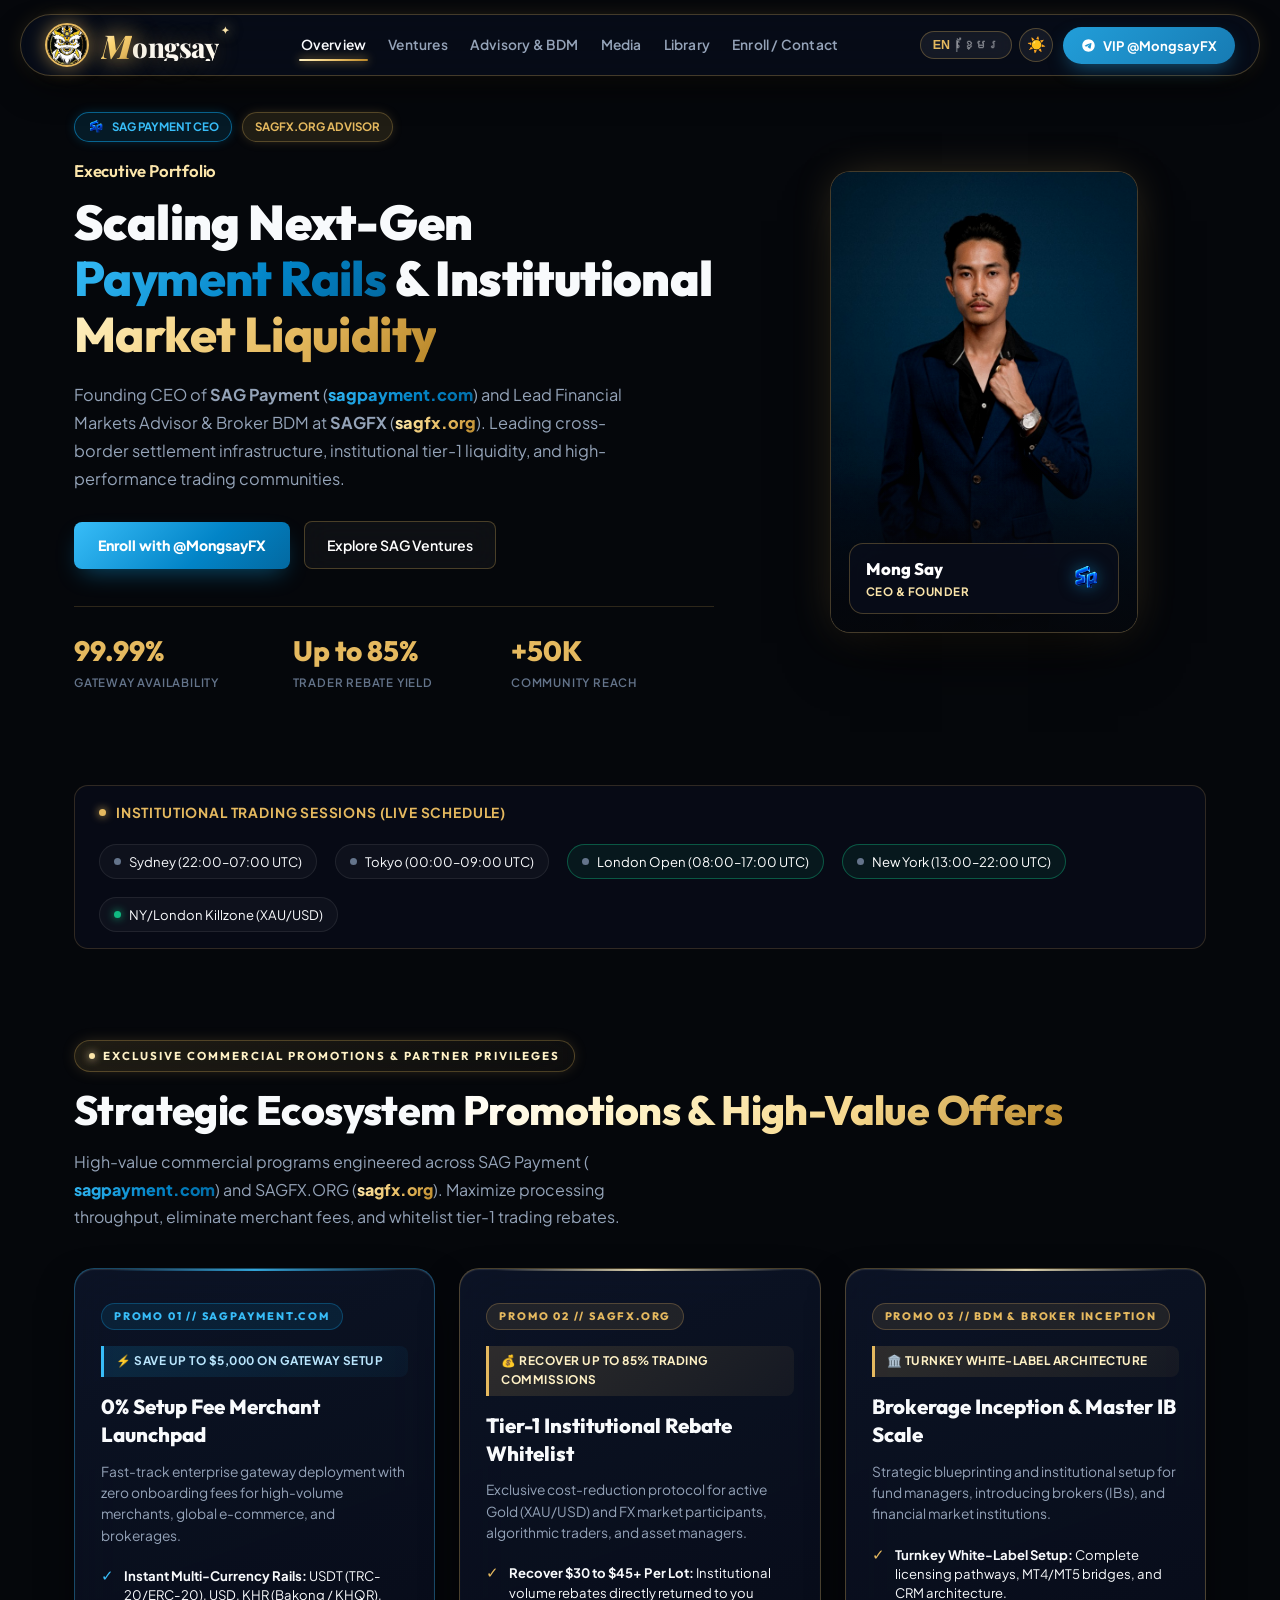
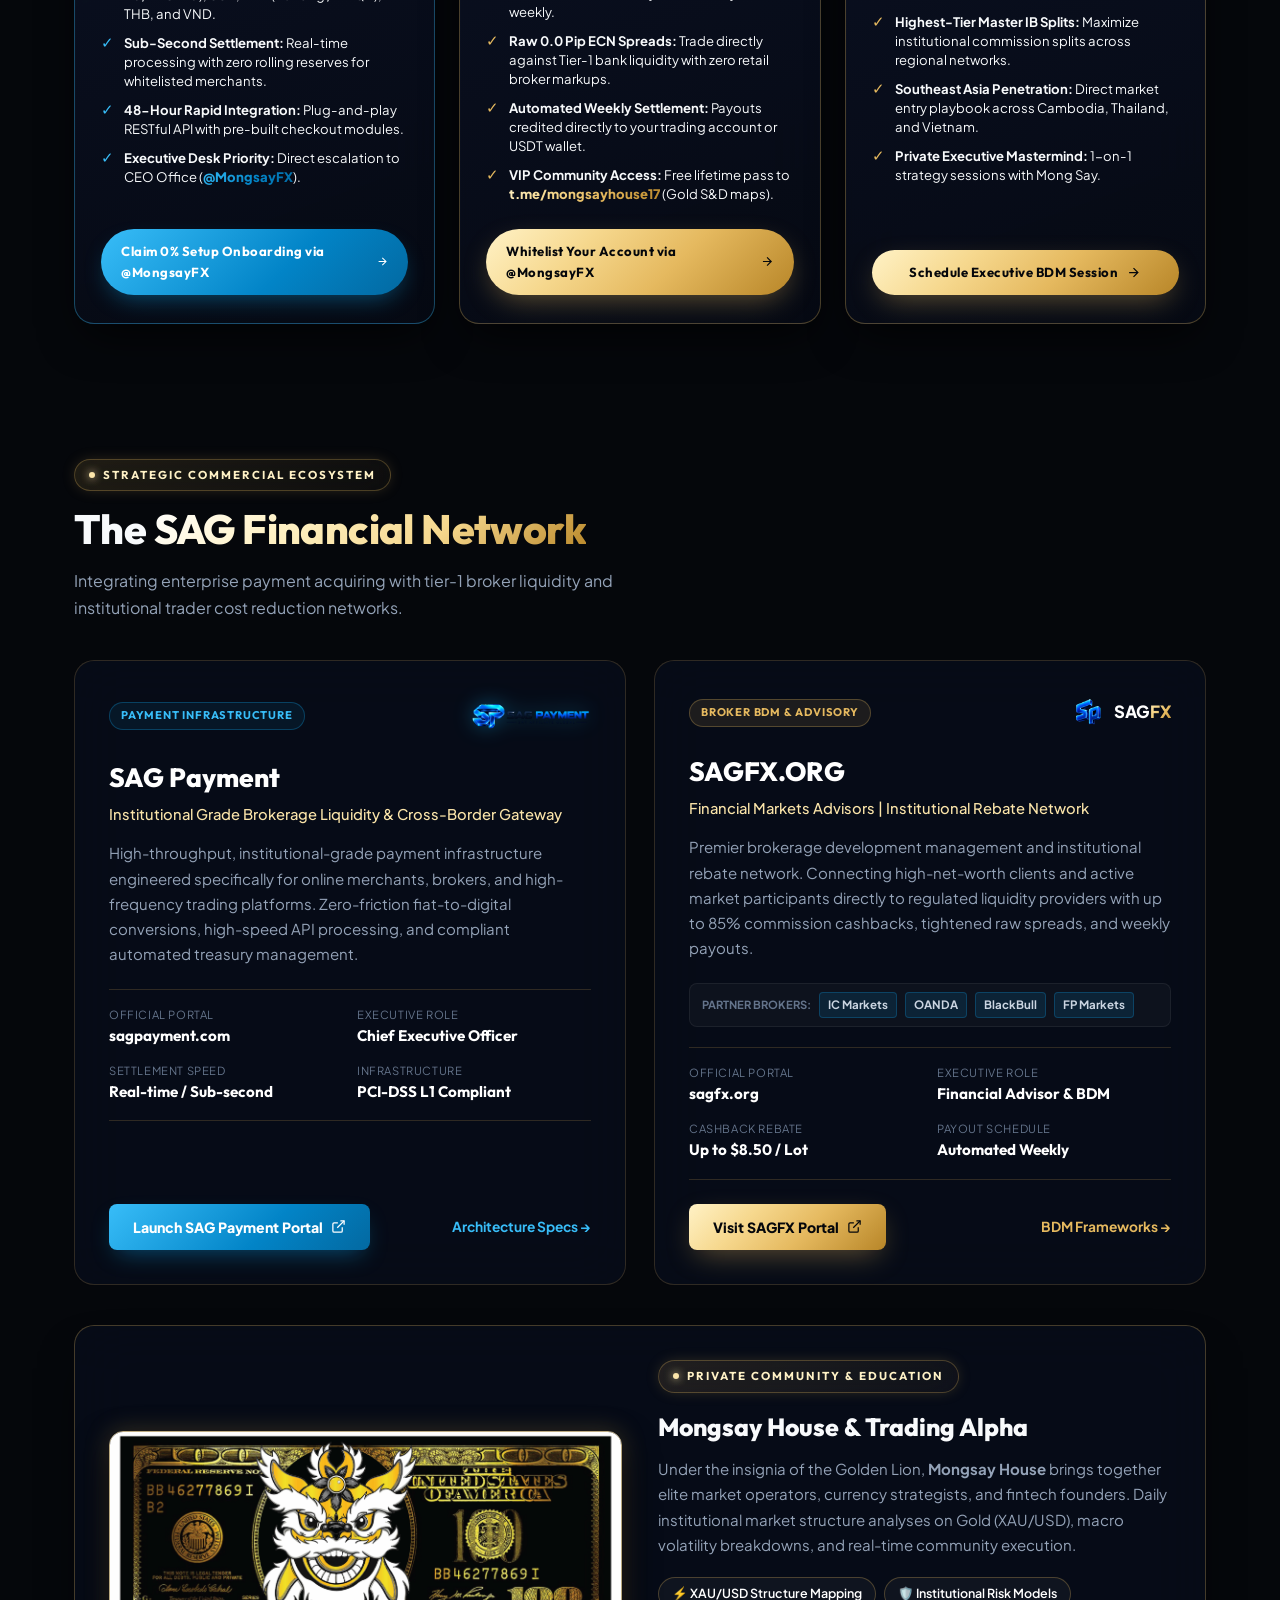
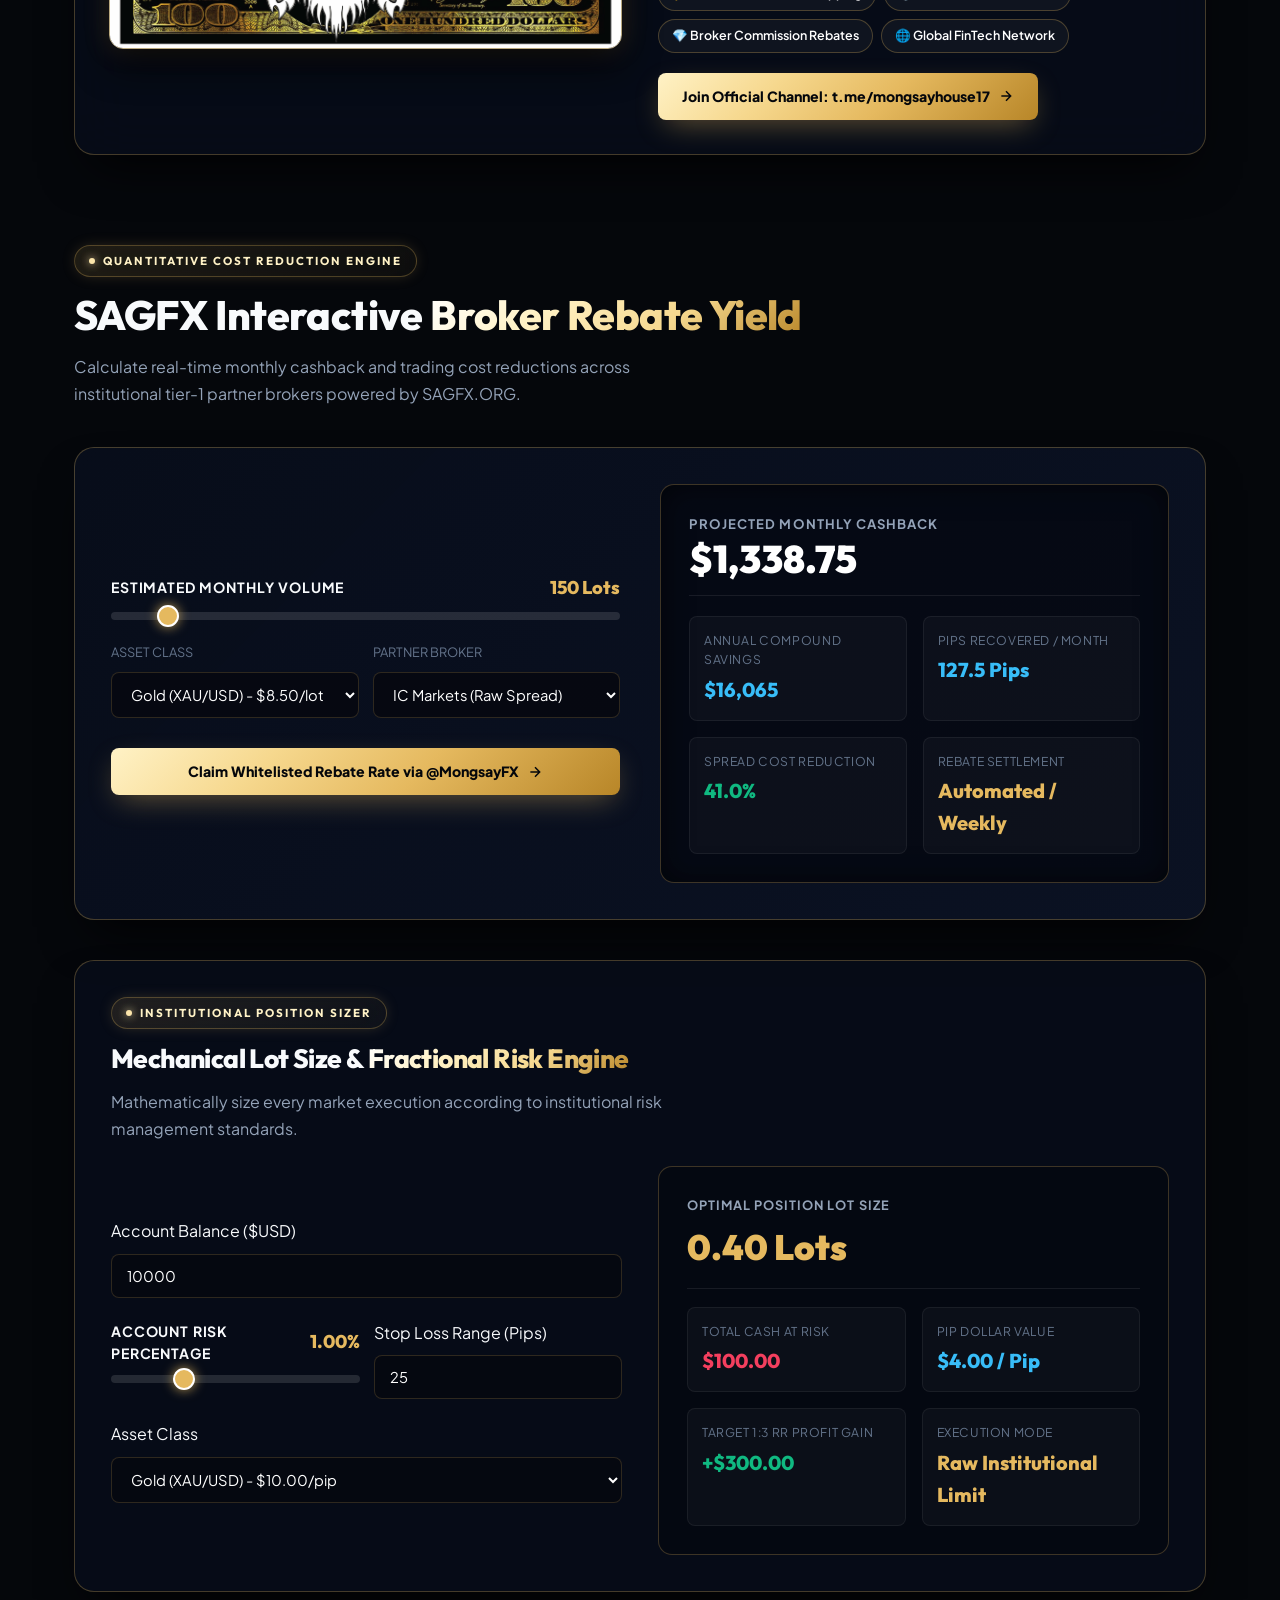
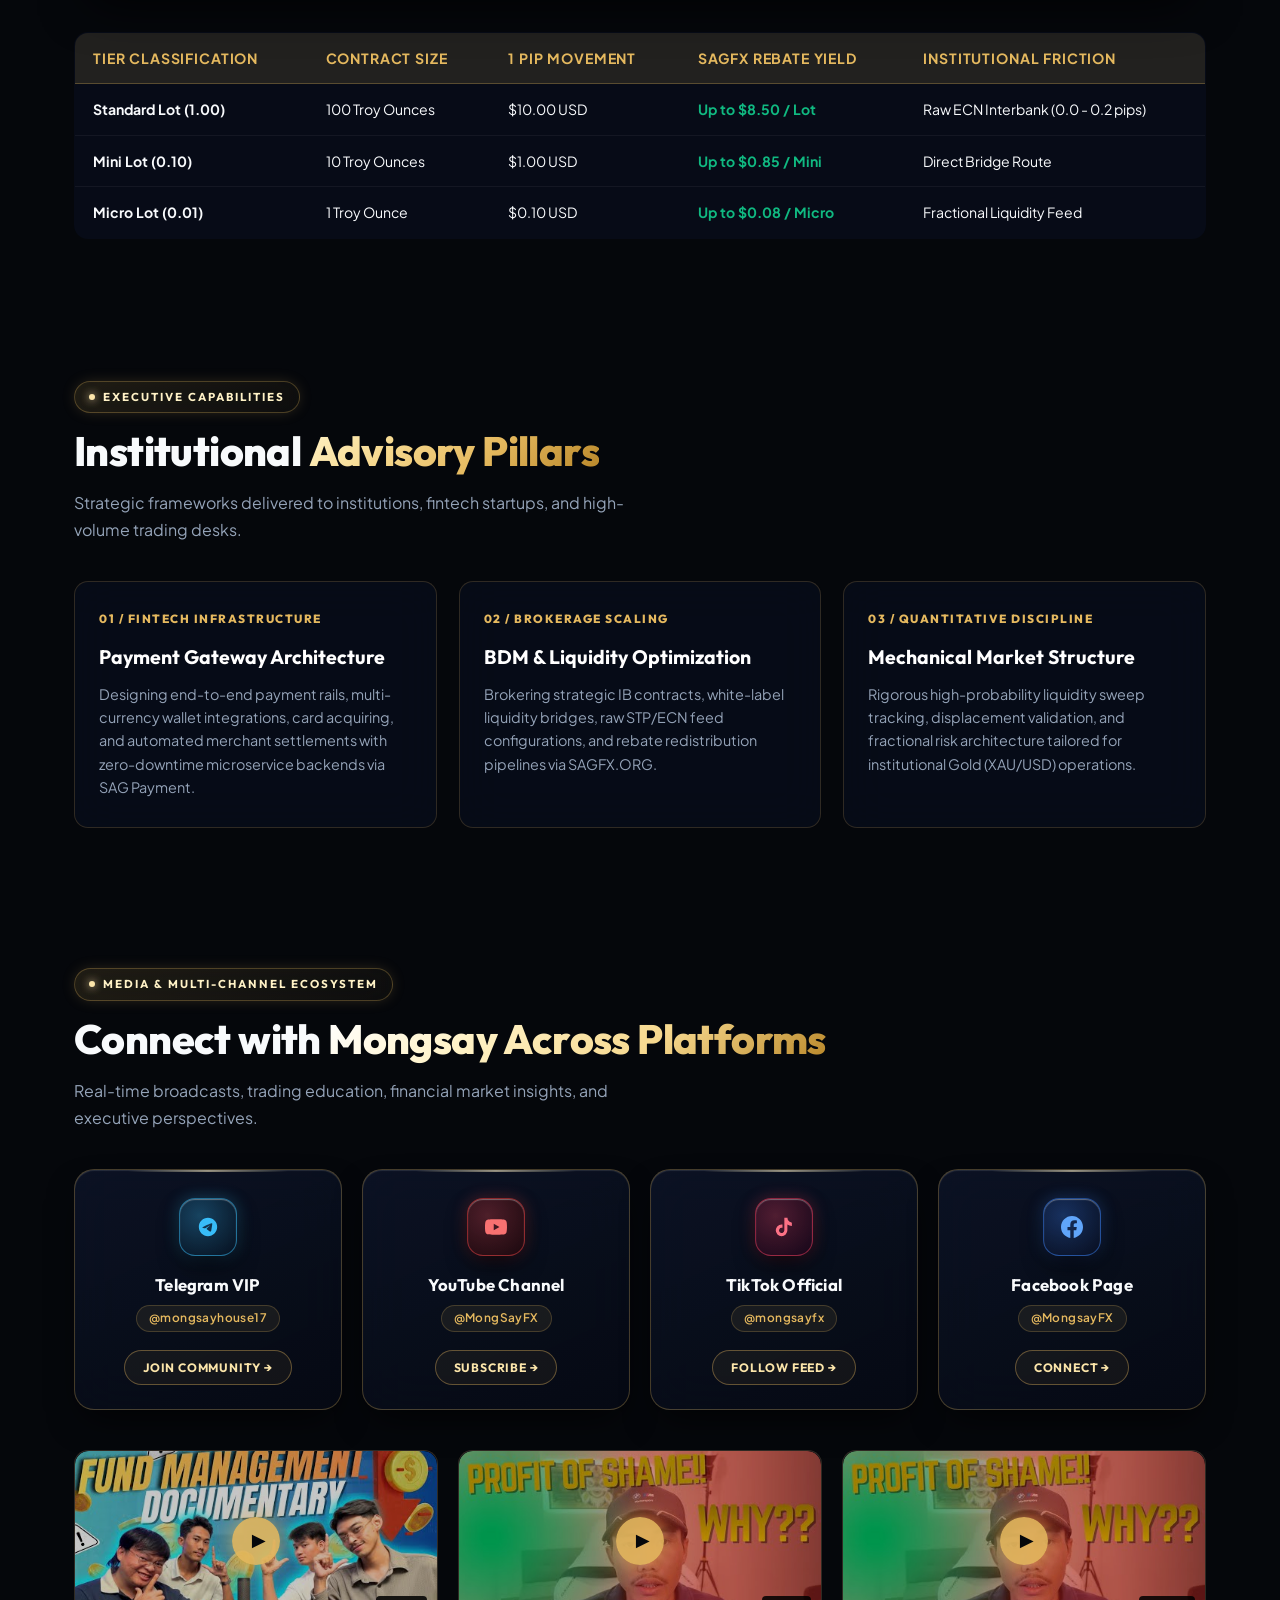
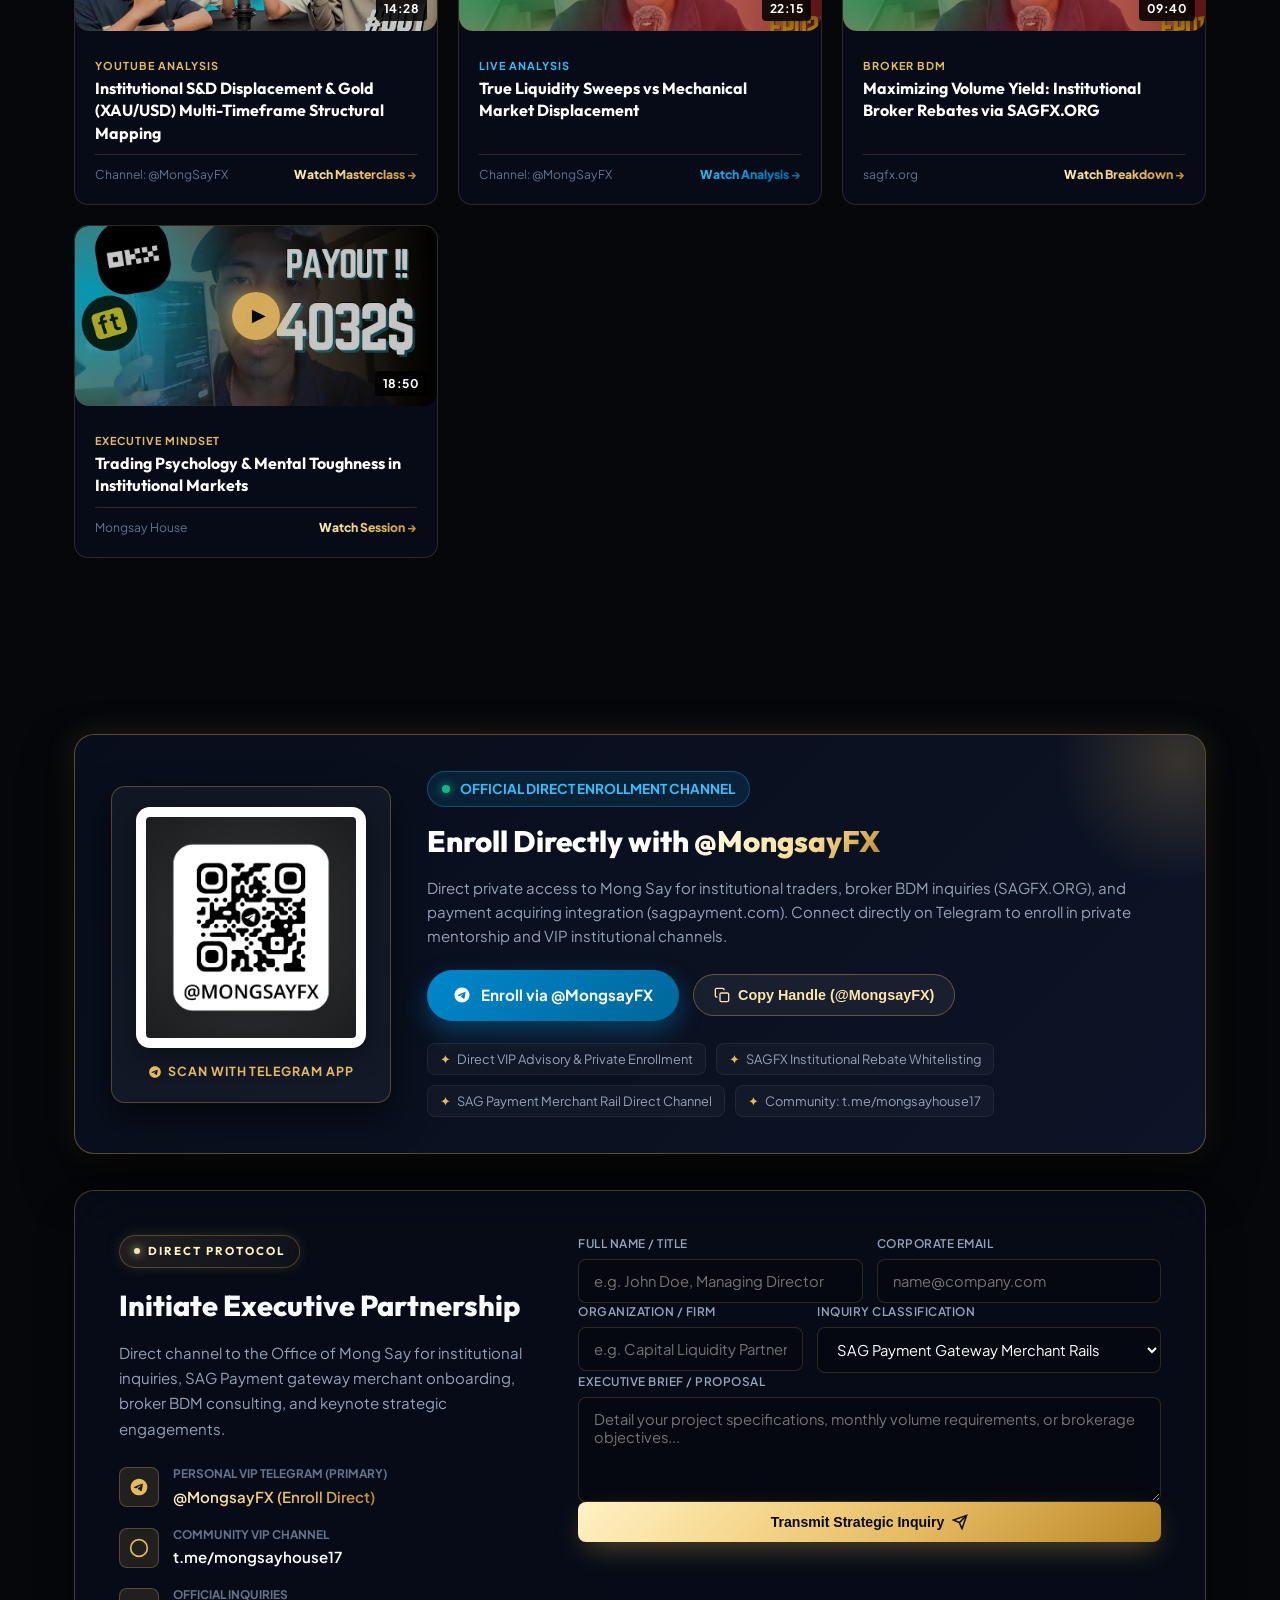
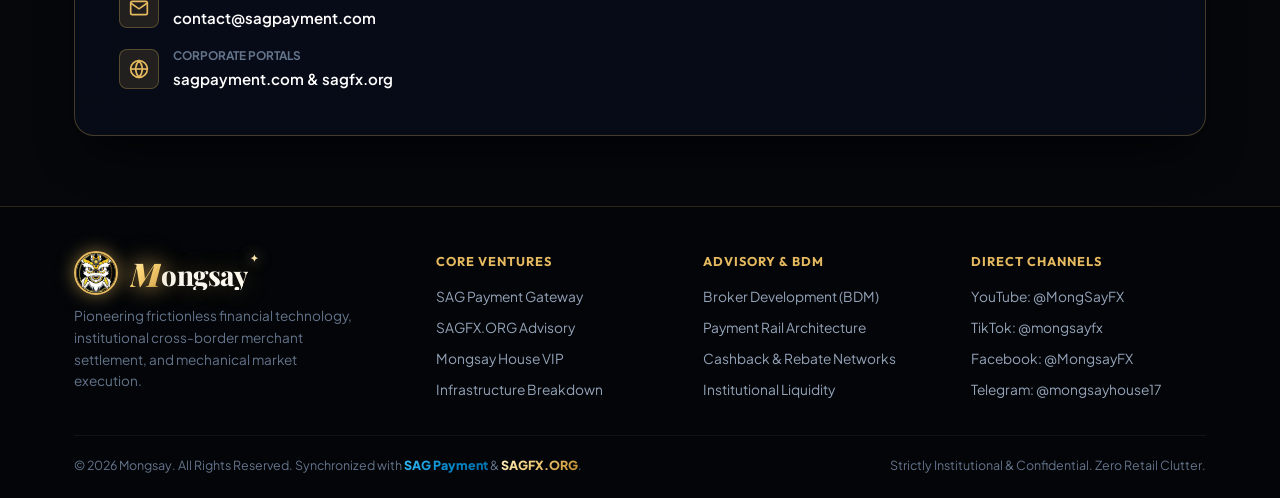
<file: index.html>
<!DOCTYPE html>
<html lang="en">
<head>
  <meta charset="UTF-8">
  <meta name="viewport" content="width=device-width, initial-scale=1.0">
  <title>Mong Say | CEO of SAG Payment | Financial Markets Advisor at SAGFX</title>
  <meta name="description" content="Official executive portfolio of Mong Say. CEO of SAG Payment (sagpayment.com), Lead Financial Markets Advisor & Broker BDM at SAGFX.ORG, and Founder of Mongsay House.">
  <link rel="icon" href="assets/lion-logo.png" type="image/png">
  <link rel="preconnect" href="https://fonts.googleapis.com">
  <link rel="preconnect" href="https://fonts.gstatic.com" crossorigin>
  <link href="https://fonts.googleapis.com/css2?family=Cinzel:wght@600;700;800;900&family=Cormorant+Garamond:ital,wght@0,600;0,700;1,600;1,700&family=Kantumruy+Pro:wght@400;500;600;700;800&family=Outfit:wght@400;500;600;700;800;900&family=Playfair+Display:ital,wght@0,600;0,700;0,800;0,900;1,700&family=Plus+Jakarta+Sans:wght@300;400;500;600;700;800&display=swap" rel="stylesheet">
  <link rel="stylesheet" href="styles.css">
</head>
<body>

  <!-- Background Video Container -->
  <div class="site-bg-wrapper">
    <video autoplay muted loop playsinline preload="auto" poster="assets/lion-gold-strokes.jpg" class="site-bg-video">
      <source src="assets/lion-bg.webm" type="video/webm">
      <source src="assets/lion-bg.mp4" type="video/mp4">
      <source src="assets/lion-gold-strokes.webm" type="video/webm">
      <source src="assets/lion-gold-strokes.mp4" type="video/mp4">
    </video>
    <div class="site-bg-overlay"></div>
    <div class="bg-img-layer"></div>
    <div class="bg-classic-ornament"></div>
    <div class="bg-god-rays"></div>
    <div class="bg-gold-light-sweep"></div>
    <div class="bg-starlight-layer"></div>
    <div class="bg-light-beams-layer"></div>
    <div class="bg-aura-layer"></div>
    <div class="bg-spotlight-layer"></div>
    <div class="bg-margin-flourish-left"></div>
    <div class="bg-margin-flourish-right"></div>
  </div>

  <!-- Ambient Gold Dust & Starlight Beaming Canvas -->
  <canvas id="matrixCanvas"></canvas>

  <!-- Widescreen Architectural Flanking Wings (Left Terminal & Right Executive Desk) -->
  <aside class="side-wing-left" aria-label="Terminal Coordinates & Status">
    <div class="wing-bracket-top">┌</div>
    <div class="wing-content">
      <div class="wing-live-status">
        <span class="status-dot online"></span>
        <span class="wing-status-text">SAGPAY NOMINAL</span>
      </div>
      <div class="wing-vertical-track">
        <span class="wing-label">SAG TERMINAL // LAT 11.5564° N, 104.9282° E</span>
      </div>
      <div class="wing-metric-pill">0.09 PIP ECN</div>
    </div>
    <div class="wing-track-line"></div>
    <div class="wing-bracket-bottom">└</div>
  </aside>

  <aside class="side-wing-right" aria-label="Executive Desk Direct Channels">
    <div class="wing-bracket-top">┐</div>
    <div class="wing-content">
      <div class="wing-live-status">
        <span class="status-dot gold-glow"></span>
        <span class="wing-status-text">OFFICE OF MONG SAY</span>
      </div>
      <div class="wing-vertical-track">
        <span class="wing-label">EXECUTIVE ADVISORY // VIP DESK</span>
      </div>
      <div class="wing-actions-col">
        <a href="https://t.me/mongsayhouse17" target="_blank" rel="noopener noreferrer" class="wing-action-node" title="Telegram VIP Community">
          <svg width="13" height="13" fill="currentColor" viewBox="0 0 24 24"><path d="M12 2C6.48 2 2 6.48 2 12s4.48 10 10 10 10-4.48 10-10S17.52 2 12 2zm4.64 6.8c-.15 1.58-.8 5.42-1.13 7.19-.14.75-.42 1-.68 1.03-.58.05-1.02-.38-1.58-.75-.88-.58-1.38-.94-2.23-1.5-.99-.65-.35-1.01.22-1.59.15-.15 2.71-2.48 2.76-2.69a.2.2 0 00-.05-.18c-.06-.05-.14-.03-.21-.02-.09.02-1.49.95-4.22 2.79-.4.27-.76.41-1.08.4-.36-.01-1.04-.2-1.55-.37-.63-.2-1.12-.31-1.08-.66.02-.18.27-.36.75-.55 2.92-1.27 4.86-2.11 5.83-2.51 2.78-1.16 3.35-1.36 3.73-1.36.08 0 .27.02.39.12.1.08.13.19.14.27-.01.06.01.24 0 .37z"/></svg>
        </a>
        <a href="https://www.sagpayment.com" target="_blank" rel="noopener noreferrer" class="wing-action-node logo-node" title="SAG Payment Portal (sagpayment.com)">
          <img src="assets/sp-logo.png" alt="SP Logo" class="wing-logo-img">
        </a>
        <a href="https://sagfx.org" target="_blank" rel="noopener noreferrer" class="wing-action-node logo-node" title="SAGFX Advisory Portal (sagfx.org)">
          <img src="assets/sagfx-logo.png" alt="SAGFX Logo" class="wing-logo-img">
        </a>
      </div>
    </div>
    <div class="wing-track-line"></div>
    <div class="wing-bracket-bottom">┘</div>
  </aside>

  <!-- Minimalist Floating Capsule Navigation -->
  <div class="site-nav-outer">
    <nav class="site-nav">
      <!-- Chinese Lion Face Logo from 002.jpg + Luxury Haute Couture Mongsay Typography -->
      <a href="index.html" class="brand-wrapper">
        <img src="assets/lion-logo.png" alt="Mongsay Chinese Lion Crest" class="brand-lion-logo">
        <span class="brand-title"><span class="brand-cap">M</span>ongsay</span>
      </a>

      <ul class="nav-links">
        <li><a href="index.html" class="active" data-i18n="nav_overview">Overview</a></li>
        <li><a href="ventures.html" data-i18n="nav_ventures">Ventures</a></li>
        <li><a href="advisory.html" data-i18n="nav_advisory">Advisory & BDM</a></li>
        <li><a href="media.html" data-i18n="nav_media">Media</a></li>
        <li><a href="books.html" data-i18n="nav_library">Library</a></li>
        <li><a href="#contact" data-i18n="nav_contact">Enroll / Contact</a></li>
      </ul>

      <div class="nav-actions">
        <!-- Bilingual Toggle: EN / KH -->
        <div class="nav-controls">
          <button class="nav-control-btn lang-toggle" id="langToggleBtn" aria-label="Switch Language (English / Khmer)" title="Switch Language">
            <span class="lang-code active" data-lang="en">EN</span>
            <span class="lang-divider">|</span>
            <span class="lang-code" data-lang="kh">ខ្មែរ</span>
          </button>

          <!-- Theme Toggle: Dark Mode / High-Contrast Light Mode -->
          <button class="nav-control-btn theme-toggle" id="themeToggleBtn" aria-label="Toggle Theme (Dark / Light)" title="Toggle Theme">
            <span class="theme-icon icon-sun">☀️</span>
            <span class="theme-icon icon-moon">🌙</span>
          </button>
        </div>

        <a href="https://t.me/MongsayFX" target="_blank" rel="noopener noreferrer" class="btn-nav-action btn-nav-telegram">
          <svg width="15" height="15" viewBox="0 0 24 24" fill="currentColor"><path d="M12 2C6.48 2 2 6.48 2 12s4.48 10 10 10 10-4.48 10-10S17.52 2 12 2zm4.64 6.8c-.15 1.58-.8 5.42-1.13 7.19-.14.75-.42 1-.68 1.03-.58.05-1.02-.38-1.58-.75-.88-.58-1.38-.94-2.23-1.5-.99-.65-.35-1.01.22-1.59.15-.15 2.71-2.48 2.76-2.69a.2.2 0 00-.05-.18c-.06-.05-.14-.03-.21-.02-.09.02-1.49.95-4.22 2.79-.4.27-.76.41-1.08.4-.36-.01-1.04-.2-1.55-.37-.63-.2-1.12-.31-1.08-.66.02-.18.27-.36.75-.55 2.92-1.27 4.86-2.11 5.83-2.51 2.78-1.16 3.35-1.36 3.73-1.36.08 0 .27.02.39.12.1.08.13.19.14.27-.01.06.01.24 0 .37z"/></svg>
          VIP @MongsayFX
        </a>
        <button class="mobile-toggle" id="mobileNavToggle" aria-label="Toggle navigation">☰</button>
      </div>
    </nav>

    <!-- Mobile Drawer -->
    <div class="nav-mobile-menu" id="mobileNavMenu">
      <div style="display: flex; gap: 10px; margin-bottom: 12px; justify-content: center;">
        <button class="nav-control-btn lang-toggle" style="flex: 1; justify-content: center;">
          <span class="lang-code active" data-lang="en">EN</span> | <span class="lang-code" data-lang="kh">ខ្មែរ</span>
        </button>
        <button class="nav-control-btn theme-toggle" style="flex: 1; justify-content: center;">
          <span class="theme-icon icon-sun">☀️ Light Mode</span>
          <span class="theme-icon icon-moon">🌙 Dark Mode</span>
        </button>
      </div>
      <a href="index.html" data-i18n="nav_overview">Overview</a>
      <a href="ventures.html" data-i18n="nav_ventures">Ventures</a>
      <a href="advisory.html" data-i18n="nav_advisory">Advisory & BDM</a>
      <a href="media.html" data-i18n="nav_media">Media</a>
      <a href="books.html" data-i18n="nav_library">Library</a>
      <a href="#contact" data-i18n="nav_contact">Enroll / Contact</a>
      <a href="https://t.me/MongsayFX" target="_blank" class="btn-primary" style="justify-content: center;">Enroll via @MongsayFX</a>
    </div>
  </div>

  <!-- Hero Section -->
  <main>
    <section class="hero-section">
      <div class="container hero-grid">
        <div class="hero-content">
          <div class="hero-entity-badges">
            <span class="entity-pill">
              <img src="assets/sp-logo.png" alt="SP Logo" style="width: 18px; height: 18px; border-radius: 50%; object-fit: contain;">
              <span data-i18n="hero_badge_payment">SAG PAYMENT CEO</span>
            </span>
            <span class="entity-pill gold-pill">
              <span data-i18n="hero_badge_advisory">SAGFX.ORG ADVISOR</span>
            </span>
          </div>

          <div class="hero-subtitle" data-i18n="hero_subtitle">Executive Portfolio</div>
          <h1 class="hero-title" data-i18n="hero_title">
            Scaling Next-Gen <br>
            <span class="blue-text">Payment Rails</span> & Institutional <br>
            <span class="gold-text">Market Liquidity</span>
          </h1>
          <p class="hero-paragraph" data-i18n="hero_desc">
            Founding CEO of <strong>SAG Payment</strong> (<a href="https://www.sagpayment.com" target="_blank" class="blue-text">sagpayment.com</a>) and Lead Financial Markets Advisor & Broker BDM at <strong>SAGFX</strong> (<a href="https://sagfx.org" target="_blank" class="gold-text">sagfx.org</a>). Leading cross-border settlement infrastructure, institutional tier-1 liquidity, and high-performance trading communities.
          </p>

          <div class="hero-cta-group">
            <a href="https://t.me/MongsayFX" target="_blank" class="btn-primary btn-sp-blue" data-i18n="hero_cta_enroll">
              Enroll with @MongsayFX
              <svg width="16" height="16" fill="none" stroke="currentColor" stroke-width="2.2" viewBox="0 0 24 24"><path d="M5 12h14M12 5l7 7-7 7"/></svg>
            </a>
            <a href="ventures.html" class="btn-secondary" data-i18n="hero_cta_ventures">
              Explore SAG Ventures
            </a>
          </div>

          <div class="hero-metrics">
            <div class="metric-item">
              <div class="metric-num"><span class="counter-val" data-target="99" data-suffix=".99%">0</span></div>
              <div class="metric-label" data-i18n="stat_gateway">Gateway Availability</div>
            </div>
            <div class="metric-item">
              <div class="metric-num"><span class="counter-val" data-target="85" data-prefix="Up to " data-suffix="%">0</span></div>
              <div class="metric-label" data-i18n="stat_rebate">Trader Rebate Yield</div>
            </div>
            <div class="metric-item">
              <div class="metric-num"><span class="counter-val" data-target="50" data-prefix="+" data-suffix="K">0</span></div>
              <div class="metric-label" data-i18n="stat_community">Community Reach</div>
            </div>
          </div>
        </div>

        <div class="hero-visual-card">
          <div class="portrait-frame">
            <img src="assets/portrait.jpg" alt="Mongsay - CEO & Financial Markets Executive" class="portrait-img">
            <div class="portrait-overlay-glow"></div>
            <div class="portrait-badge-bottom">
              <div class="badge-info">
                <h4>Mong Say</h4>
                <p>CEO & FOUNDER</p>
              </div>
              <img src="assets/sp-logo.png" alt="SP Logo" class="badge-seal-mini">
            </div>
          </div>
        </div>
      </div>
    </section>

    <!-- Global Institutional Trading Sessions Clock Bar -->
    <div class="container">
      <div class="market-sessions-bar">
        <div class="market-sessions-title">
          <span class="status-dot gold-glow"></span>
          Institutional Trading Sessions (Live Schedule)
        </div>
        <div class="market-sessions-list">
          <div class="session-badge" id="sessionSydney"><span class="status-dot"></span> Sydney (22:00–07:00 UTC)</div>
          <div class="session-badge" id="sessionTokyo"><span class="status-dot"></span> Tokyo (00:00–09:00 UTC)</div>
          <div class="session-badge" id="sessionLondon"><span class="status-dot"></span> London Open (08:00–17:00 UTC)</div>
          <div class="session-badge" id="sessionNY"><span class="status-dot"></span> New York (13:00–22:00 UTC)</div>
          <div class="session-badge killzone" id="sessionKillzone"><span class="status-dot online"></span> NY/London Killzone (XAU/USD)</div>
        </div>
      </div>
    </div>

    <!-- Strategic Promotions & Commercial Incentives Section -->
    <section class="promotions-section" id="promotions">
      <div class="container">
        <div class="section-tag"><span class="dot"></span> EXCLUSIVE COMMERCIAL PROMOTIONS & PARTNER PRIVILEGES</div>
        <h2 class="section-title">Strategic Ecosystem <span class="gold-gradient-text">Promotions & High-Value Offers</span></h2>
        <p class="section-desc">
          High-value commercial programs engineered across SAG Payment (<a href="https://www.sagpayment.com" target="_blank" class="blue-text">sagpayment.com</a>) and SAGFX.ORG (<a href="https://sagfx.org" target="_blank" class="gold-text">sagfx.org</a>). Maximize processing throughput, eliminate merchant fees, and whitelist tier-1 trading rebates.
        </p>

        <div class="promotions-grid">
          <!-- Promo Card 1: SAG Payment -->
          <div class="promo-card blue-promo">
            <div>
              <div class="promo-ribbon">PROMO 01 // SAGPAYMENT.COM</div>
              <div class="promo-value-badge">⚡ SAVE UP TO $5,000 ON GATEWAY SETUP</div>
              <h3 class="promo-title">0% Setup Fee Merchant Launchpad</h3>
              <p class="promo-desc">
                Fast-track enterprise gateway deployment with zero onboarding fees for high-volume merchants, global e-commerce, and brokerages.
              </p>
              <ul class="promo-bullets">
                <li><span class="check">✓</span> <span><strong>Instant Multi-Currency Rails:</strong> USDT (TRC-20/ERC-20), USD, KHR (Bakong / KHQR), THB, and VND.</span></li>
                <li><span class="check">✓</span> <span><strong>Sub-Second Settlement:</strong> Real-time processing with zero rolling reserves for whitelisted merchants.</span></li>
                <li><span class="check">✓</span> <span><strong>48-Hour Rapid Integration:</strong> Plug-and-play RESTful API with pre-built checkout modules.</span></li>
                <li><span class="check">✓</span> <span><strong>Executive Desk Priority:</strong> Direct escalation to CEO Office (<a href="https://t.me/MongsayFX" target="_blank" class="blue-text">@MongsayFX</a>).</span></li>
              </ul>
            </div>
            <a href="https://t.me/MongsayFX" target="_blank" rel="noopener noreferrer" class="btn-primary btn-sp-blue promo-cta-btn">
              Claim 0% Setup Onboarding via @MongsayFX
              <svg width="15" height="15" fill="none" stroke="currentColor" stroke-width="2" viewBox="0 0 24 24"><path d="M5 12h14M12 5l7 7-7 7"/></svg>
            </a>
          </div>

          <!-- Promo Card 2: SAGFX -->
          <div class="promo-card">
            <div>
              <div class="promo-ribbon">PROMO 02 // SAGFX.ORG</div>
              <div class="promo-value-badge">💰 RECOVER UP TO 85% TRADING COMMISSIONS</div>
              <h3 class="promo-title">Tier-1 Institutional Rebate Whitelist</h3>
              <p class="promo-desc">
                Exclusive cost-reduction protocol for active Gold (XAU/USD) and FX market participants, algorithmic traders, and asset managers.
              </p>
              <ul class="promo-bullets">
                <li><span class="check">✓</span> <span><strong>Recover $30 to $45+ Per Lot:</strong> Institutional volume rebates directly returned to you weekly.</span></li>
                <li><span class="check">✓</span> <span><strong>Raw 0.0 Pip ECN Spreads:</strong> Trade directly against Tier-1 bank liquidity with zero retail broker markups.</span></li>
                <li><span class="check">✓</span> <span><strong>Automated Weekly Settlement:</strong> Payouts credited directly to your trading account or USDT wallet.</span></li>
                <li><span class="check">✓</span> <span><strong>VIP Community Access:</strong> Free lifetime pass to <a href="https://t.me/mongsayhouse17" target="_blank" class="gold-text">t.me/mongsayhouse17</a> (Gold S&D maps).</span></li>
              </ul>
            </div>
            <a href="https://t.me/MongsayFX" target="_blank" rel="noopener noreferrer" class="btn-primary promo-cta-btn">
              Whitelist Your Account via @MongsayFX
              <svg width="15" height="15" fill="none" stroke="currentColor" stroke-width="2" viewBox="0 0 24 24"><path d="M5 12h14M12 5l7 7-7 7"/></svg>
            </a>
          </div>

          <!-- Promo Card 3: Broker BDM Inception -->
          <div class="promo-card">
            <div>
              <div class="promo-ribbon">PROMO 03 // BDM & BROKER INCEPTION</div>
              <div class="promo-value-badge">🏛️ TURNKEY WHITE-LABEL ARCHITECTURE</div>
              <h3 class="promo-title">Brokerage Inception & Master IB Scale</h3>
              <p class="promo-desc">
                Strategic blueprinting and institutional setup for fund managers, introducing brokers (IBs), and financial market institutions.
              </p>
              <ul class="promo-bullets">
                <li><span class="check">✓</span> <span><strong>Turnkey White-Label Setup:</strong> Complete licensing pathways, MT4/MT5 bridges, and CRM architecture.</span></li>
                <li><span class="check">✓</span> <span><strong>Highest-Tier Master IB Splits:</strong> Maximize institutional commission splits across regional networks.</span></li>
                <li><span class="check">✓</span> <span><strong>Southeast Asia Penetration:</strong> Direct market entry playbook across Cambodia, Thailand, and Vietnam.</span></li>
                <li><span class="check">✓</span> <span><strong>Private Executive Mastermind:</strong> 1-on-1 strategy sessions with Mong Say.</span></li>
              </ul>
            </div>
            <a href="https://t.me/MongsayFX" target="_blank" rel="noopener noreferrer" class="btn-primary promo-cta-btn">
              Schedule Executive BDM Session
              <svg width="15" height="15" fill="none" stroke="currentColor" stroke-width="2" viewBox="0 0 24 24"><path d="M5 12h14M12 5l7 7-7 7"/></svg>
            </a>
          </div>
        </div>
      </div>
    </section>

    <!-- Core Ventures Section -->
    <section class="ventures-section" id="ventures">
      <div class="container">
        <div class="section-tag"><span class="dot"></span> STRATEGIC COMMERCIAL ECOSYSTEM</div>
        <h2 class="section-title">The <span class="gold-gradient-text">SAG Financial Network</span></h2>
        <p class="section-desc">
          Integrating enterprise payment acquiring with tier-1 broker liquidity and institutional trader cost reduction networks.
        </p>

        <div class="ventures-grid">
          <!-- Card 1: SAG Payment -->
          <div class="venture-card">
            <div>
              <div class="venture-header">
                <span class="venture-badge-role" style="color: #38bdf8; border-color: rgba(14, 165, 233, 0.3); background: rgba(14, 165, 233, 0.08);">
                  Payment Infrastructure
                </span>
                <img src="assets/sagpayment-logo.png" alt="SAG Payment Logo" class="venture-logo-display">
              </div>
              <h3 class="venture-title">SAG Payment</h3>
              <div class="venture-tagline">Institutional Grade Brokerage Liquidity & Cross-Border Gateway</div>
              <p class="venture-desc">
                High-throughput, institutional-grade payment infrastructure engineered specifically for online merchants, brokers, and high-frequency trading platforms. Zero-friction fiat-to-digital conversions, high-speed API processing, and compliant automated treasury management.
              </p>
              <div class="venture-specs">
                <div class="spec-item">
                  <span class="spec-title">Official Portal</span>
                  <span class="spec-val">sagpayment.com</span>
                </div>
                <div class="spec-item">
                  <span class="spec-title">Executive Role</span>
                  <span class="spec-val">Chief Executive Officer</span>
                </div>
                <div class="spec-item">
                  <span class="spec-title">Settlement Speed</span>
                  <span class="spec-val">Real-time / Sub-second</span>
                </div>
                <div class="spec-item">
                  <span class="spec-title">Infrastructure</span>
                  <span class="spec-val">PCI-DSS L1 Compliant</span>
                </div>
              </div>
            </div>
            <div class="venture-footer">
              <a href="https://www.sagpayment.com" target="_blank" rel="noopener noreferrer" class="btn-primary btn-sp-blue">
                Launch SAG Payment Portal
                <svg width="15" height="15" fill="none" stroke="currentColor" stroke-width="2" viewBox="0 0 24 24"><path d="M18 13v6a2 2 0 01-2 2H5a2 2 0 01-2-2V8a2 2 0 012-2h6"/><polyline points="15 3 21 3 21 9"/><line x1="10" y1="14" x2="21" y2="3"/></svg>
              </a>
              <a href="ventures.html#sagpayment" class="venture-link-btn" style="color: var(--text-blue);">Architecture Specs →</a>
            </div>
          </div>

          <!-- Card 2: SAGFX -->
          <div class="venture-card gold-venture">
            <div>
              <div class="venture-header">
                <span class="venture-badge-role">Broker BDM & Advisory</span>
                <div style="display: flex; align-items: center; gap: 8px;">
                  <img src="assets/sagfx-logo.png" alt="SAGFX Logo" style="height: 36px; width: auto;">
                  <span style="font-weight: 800; font-size: 1.05rem; color: #fff;">SAG<span class="gold-text">FX</span></span>
                </div>
              </div>
              <h3 class="venture-title">SAGFX.ORG</h3>
              <div class="venture-tagline">Financial Markets Advisors | Institutional Rebate Network</div>
              <p class="venture-desc">
                Premier brokerage development management and institutional rebate network. Connecting high-net-worth clients and active market participants directly to regulated liquidity providers with up to 85% commission cashbacks, tightened raw spreads, and weekly payouts.
              </p>

              <div class="broker-partners-ribbon">
                <span style="font-size: 0.7rem; color: var(--text-muted); text-transform: uppercase; font-weight: 700;">Partner Brokers:</span>
                <span class="broker-pill">IC Markets</span>
                <span class="broker-pill">OANDA</span>
                <span class="broker-pill">BlackBull</span>
                <span class="broker-pill">FP Markets</span>
              </div>

              <div class="venture-specs">
                <div class="spec-item">
                  <span class="spec-title">Official Portal</span>
                  <span class="spec-val">sagfx.org</span>
                </div>
                <div class="spec-item">
                  <span class="spec-title">Executive Role</span>
                  <span class="spec-val">Financial Advisor & BDM</span>
                </div>
                <div class="spec-item">
                  <span class="spec-title">Cashback Rebate</span>
                  <span class="spec-val">Up to $8.50 / Lot</span>
                </div>
                <div class="spec-item">
                  <span class="spec-title">Payout Schedule</span>
                  <span class="spec-val">Automated Weekly</span>
                </div>
              </div>
            </div>
            <div class="venture-footer">
              <a href="https://sagfx.org" target="_blank" rel="noopener noreferrer" class="btn-primary">
                Visit SAGFX Portal
                <svg width="15" height="15" fill="none" stroke="currentColor" stroke-width="2" viewBox="0 0 24 24"><path d="M18 13v6a2 2 0 01-2 2H5a2 2 0 01-2-2V8a2 2 0 012-2h6"/><polyline points="15 3 21 3 21 9"/><line x1="10" y1="14" x2="21" y2="3"/></svg>
              </a>
              <a href="advisory.html#sagfx" class="venture-link-btn">BDM Frameworks →</a>
            </div>
          </div>
        </div>

        <!-- Crest & Mongsay House Community Showcase -->
        <div class="crest-showcase">
          <div class="crest-banner-wrap">
            <img src="assets/002.jpg" alt="Mongsay Gold & Obsidian Lion Crest">
          </div>
          <div class="crest-info">
            <div class="section-tag"><span class="dot"></span> PRIVATE COMMUNITY & EDUCATION</div>
            <h3>Mongsay House & Trading Alpha</h3>
            <p>
              Under the insignia of the Golden Lion, <strong>Mongsay House</strong> brings together elite market operators, currency strategists, and fintech founders. Daily institutional market structure analyses on Gold (XAU/USD), macro volatility breakdowns, and real-time community execution.
            </p>
            <div class="community-badges" style="margin-bottom: 20px;">
              <span class="community-pill">⚡ XAU/USD Structure Mapping</span>
              <span class="community-pill">🛡️ Institutional Risk Models</span>
              <span class="community-pill">💎 Broker Commission Rebates</span>
              <span class="community-pill">🌐 Global FinTech Network</span>
            </div>
            <a href="https://t.me/mongsayhouse17" target="_blank" rel="noopener noreferrer" class="btn-primary btn-nav-telegram">
              Join Official Channel: t.me/mongsayhouse17
              <svg width="16" height="16" fill="none" stroke="currentColor" stroke-width="2.2" viewBox="0 0 24 24"><path d="M5 12h14M12 5l7 7-7 7"/></svg>
            </a>
          </div>
        </div>
      </div>
    </section>

    <!-- SAGFX Interactive Rebate & Pip Commission Calculator -->
    <section class="calculator-section" style="padding: 20px 0 40px;">
      <div class="container">
        <div class="section-tag"><span class="dot"></span> QUANTITATIVE COST REDUCTION ENGINE</div>
        <h2 class="section-title">SAGFX Interactive <span class="gold-gradient-text">Broker Rebate Yield</span></h2>
        <p class="section-desc">
          Calculate real-time monthly cashback and trading cost reductions across institutional tier-1 partner brokers powered by SAGFX.ORG.
        </p>

        <div class="rebate-calc-container">
          <div class="rebate-calc-grid">
            <div class="calc-inputs-col">
              <div class="calc-group">
                <div class="calc-group-header">
                  <label for="calcLotsSlider">Estimated Monthly Volume</label>
                  <span class="calc-value-display" id="calcLotsVal">150 Lots</span>
                </div>
                <input type="range" id="calcLotsSlider" class="calc-slider-range" min="10" max="1500" step="10" value="150">
              </div>

              <div class="calc-select-row">
                <div class="calc-group">
                  <label for="calcAssetSelect" style="font-size: 0.8rem; color: var(--text-muted); text-transform: uppercase;">Asset Class</label>
                  <select id="calcAssetSelect" class="form-select">
                    <option value="xauusd" selected>Gold (XAU/USD) - $8.50/lot</option>
                    <option value="eurusd">EUR/USD - $6.00/lot</option>
                    <option value="gbpusd">GBP/USD - $7.00/lot</option>
                    <option value="us30">US30 / Indices - $5.00/lot</option>
                    <option value="crypto">Crypto Rails - $12.00/lot</option>
                  </select>
                </div>

                <div class="calc-group">
                  <label for="calcBrokerSelect" style="font-size: 0.8rem; color: var(--text-muted); text-transform: uppercase;">Partner Broker</label>
                  <select id="calcBrokerSelect" class="form-select">
                    <option value="icmarkets" selected>IC Markets (Raw Spread)</option>
                    <option value="vantage">Vantage Markets (Pro ECN)</option>
                    <option value="exness">Exness (Zero Pro)</option>
                    <option value="fpmarkets">FP Markets (ECN Raw)</option>
                  </select>
                </div>
              </div>

              <a href="https://t.me/MongsayFX" target="_blank" class="btn-primary" style="justify-content: center; margin-top: 8px;">
                Claim Whitelisted Rebate Rate via @MongsayFX
                <svg width="16" height="16" fill="none" stroke="currentColor" stroke-width="2.2" viewBox="0 0 24 24"><path d="M5 12h14M12 5l7 7-7 7"/></svg>
              </a>
            </div>

            <div class="calc-results-col">
              <div class="calc-result-header">
                <h4>Projected Monthly Cashback</h4>
                <div class="calc-highlight-metric" id="calcMonthlyRebate">$1,338.75</div>
              </div>

              <div class="calc-submetrics-grid">
                <div class="calc-submetric-card">
                  <div class="label">Annual Compound Savings</div>
                  <div class="val" id="calcAnnualSavings">$16,065</div>
                </div>
                <div class="calc-submetric-card">
                  <div class="label">Pips Recovered / Month</div>
                  <div class="val" id="calcPipsRecovered">127.5 Pips</div>
                </div>
                <div class="calc-submetric-card">
                  <div class="label">Spread Cost Reduction</div>
                  <div class="val" id="calcSpreadReduction" style="color: #10b981;">41.0%</div>
                </div>
                <div class="calc-submetric-card">
                  <div class="label">Rebate Settlement</div>
                  <div class="val" style="color: var(--text-gold);">Automated / Weekly</div>
                </div>
              </div>
            </div>
          </div>
        </div>

        <!-- Tool 2: Institutional Lot Size & Fractional Risk Engine -->
        <div class="risk-calc-container" style="margin-top: 40px;">
          <div class="section-tag"><span class="dot"></span> <span data-i18n="risk_tag">INSTITUTIONAL POSITION SIZER</span></div>
          <h2 class="section-title" style="font-size: 1.65rem;" data-i18n="risk_title">Mechanical Lot Size & <span class="gold-gradient-text">Fractional Risk Engine</span></h2>
          <p class="section-desc" style="margin-bottom: 24px;" data-i18n="risk_desc">
            Mathematically size every market execution according to institutional risk management standards.
          </p>

          <div class="risk-calc-grid">
            <div class="calc-inputs-col">
              <div class="calc-group">
                <label for="riskBalanceInput" data-i18n="risk_label_balance">Account Balance ($USD)</label>
                <input type="number" id="riskBalanceInput" class="form-input" value="10000" min="500" step="500">
              </div>

              <div class="risk-input-row">
                <div class="calc-group">
                  <div class="calc-group-header">
                    <label for="riskPercentSlider" data-i18n="risk_label_pct">Risk %</label>
                    <span class="risk-display-val" id="riskPercentVal">1.00%</span>
                  </div>
                  <input type="range" id="riskPercentSlider" class="calc-slider-range" min="0.25" max="3.00" step="0.25" value="1.00">
                </div>

                <div class="calc-group">
                  <label for="riskSlPipsInput" data-i18n="risk_label_sl">Stop Loss (Pips)</label>
                  <input type="number" id="riskSlPipsInput" class="form-input" value="25" min="5" max="150" step="1">
                </div>
              </div>

              <div class="calc-group">
                <label for="riskAssetSelect" data-i18n="calc_label_asset">Asset Pair</label>
                <select id="riskAssetSelect" class="form-select">
                  <option value="xauusd" selected>Gold (XAU/USD) - $10.00/pip</option>
                  <option value="eurusd">EUR/USD - $10.00/pip</option>
                  <option value="gbpusd">GBP/USD - $10.00/pip</option>
                  <option value="us30">US30 / Indices - $5.00/pt</option>
                </select>
              </div>
            </div>

            <div class="risk-results-col">
              <div class="risk-primary-stat">
                <h4 data-i18n="risk_stat_lots">Optimal Position Lot Size</h4>
                <div class="risk-big-metric" id="riskLotSizeOut">0.40 Lots</div>
              </div>

              <div class="calc-submetrics-grid">
                <div class="calc-submetric-card">
                  <div class="label" data-i18n="risk_stat_cash">Total Cash at Risk</div>
                  <div class="val" id="riskCashOut" style="color: #f43f5e;">$100.00</div>
                </div>
                <div class="calc-submetric-card">
                  <div class="label" data-i18n="risk_stat_pipval">Pip Dollar Value</div>
                  <div class="val" id="riskPipValOut">$4.00 / Pip</div>
                </div>
                <div class="calc-submetric-card">
                  <div class="label" data-i18n="risk_stat_rr">Target 1:3 RR Gain</div>
                  <div class="val" id="riskRRGainOut" style="color: #10b981;">+$300.00</div>
                </div>
                <div class="calc-submetric-card">
                  <div class="label">Execution Mode</div>
                  <div class="val" style="color: var(--text-gold);">Raw Institutional Limit</div>
                </div>
              </div>
            </div>
          </div>
        </div>

        <!-- Tool 3: Live Gold (XAU/USD) Pip Value & Contract Spec Matrix -->
        <div class="gold-matrix-container">
          <table class="gold-matrix-table">
            <thead>
              <tr>
                <th>Tier Classification</th>
                <th>Contract Size</th>
                <th>1 Pip Movement</th>
                <th>SAGFX Rebate Yield</th>
                <th>Institutional Friction</th>
              </tr>
            </thead>
            <tbody>
              <tr>
                <td><strong>Standard Lot (1.00)</strong></td>
                <td>100 Troy Ounces</td>
                <td>$10.00 USD</td>
                <td><span style="color: #10b981; font-weight: 700;">Up to $8.50 / Lot</span></td>
                <td>Raw ECN Interbank (0.0 - 0.2 pips)</td>
              </tr>
              <tr>
                <td><strong>Mini Lot (0.10)</strong></td>
                <td>10 Troy Ounces</td>
                <td>$1.00 USD</td>
                <td><span style="color: #10b981; font-weight: 700;">Up to $0.85 / Mini</span></td>
                <td>Direct Bridge Route</td>
              </tr>
              <tr>
                <td><strong>Micro Lot (0.01)</strong></td>
                <td>1 Troy Ounce</td>
                <td>$0.10 USD</td>
                <td><span style="color: #10b981; font-weight: 700;">Up to $0.08 / Micro</span></td>
                <td>Fractional Liquidity Feed</td>
              </tr>
            </tbody>
          </table>
        </div>

      </div>
    </section>

    <!-- Advisory Pillars Section -->
    <section class="pillars-section">
      <div class="container">
        <div class="section-tag"><span class="dot"></span> EXECUTIVE CAPABILITIES</div>
        <h2 class="section-title">Institutional <span class="gold-text">Advisory Pillars</span></h2>
        <p class="section-desc">
          Strategic frameworks delivered to institutions, fintech startups, and high-volume trading desks.
        </p>

        <div class="pillars-grid">
          <div class="pillar-card">
            <div class="pillar-num">01 / FINTECH INFRASTRUCTURE</div>
            <h3>Payment Gateway Architecture</h3>
            <p>
              Designing end-to-end payment rails, multi-currency wallet integrations, card acquiring, and automated merchant settlements with zero-downtime microservice backends via SAG Payment.
            </p>
          </div>
          <div class="pillar-card">
            <div class="pillar-num">02 / BROKERAGE SCALING</div>
            <h3>BDM & Liquidity Optimization</h3>
            <p>
              Brokering strategic IB contracts, white-label liquidity bridges, raw STP/ECN feed configurations, and rebate redistribution pipelines via SAGFX.ORG.
            </p>
          </div>
          <div class="pillar-card">
            <div class="pillar-num">03 / QUANTITATIVE DISCIPLINE</div>
            <h3>Mechanical Market Structure</h3>
            <p>
              Rigorous high-probability liquidity sweep tracking, displacement validation, and fractional risk architecture tailored for institutional Gold (XAU/USD) operations.
            </p>
          </div>
        </div>
      </div>
    </section>

    <!-- Media & Channels Hub -->
    <section class="media-section" id="media">
      <div class="container">
        <div class="section-tag"><span class="dot"></span> MEDIA & MULTI-CHANNEL ECOSYSTEM</div>
        <h2 class="section-title">Connect with <span class="gold-gradient-text">Mongsay Across Platforms</span></h2>
        <p class="section-desc">
          Real-time broadcasts, trading education, financial market insights, and executive perspectives.
        </p>

        <div class="media-channel-grid">
          <a href="https://t.me/mongsayhouse17" target="_blank" rel="noopener noreferrer" class="channel-card">
            <div class="channel-icon tg">
              <svg width="22" height="22" fill="currentColor" viewBox="0 0 24 24"><path d="M12 2C6.48 2 2 6.48 2 12s4.48 10 10 10 10-4.48 10-10S17.52 2 12 2zm4.64 6.8c-.15 1.58-.8 5.42-1.13 7.19-.14.75-.42 1-.68 1.03-.58.05-1.02-.38-1.58-.75-.88-.58-1.38-.94-2.23-1.5-.99-.65-.35-1.01.22-1.59.15-.15 2.71-2.48 2.76-2.69a.2.2 0 00-.05-.18c-.06-.05-.14-.03-.21-.02-.09.02-1.49.95-4.22 2.79-.4.27-.76.41-1.08.4-.36-.01-1.04-.2-1.55-.37-.63-.2-1.12-.31-1.08-.66.02-.18.27-.36.75-.55 2.92-1.27 4.86-2.11 5.83-2.51 2.78-1.16 3.35-1.36 3.73-1.36.08 0 .27.02.39.12.1.08.13.19.14.27-.01.06.01.24 0 .37z"/></svg>
            </div>
            <h4>Telegram VIP</h4>
            <span>@mongsayhouse17</span>
            <div class="btn-connect">Join Community →</div>
          </a>

          <a href="https://www.youtube.com/@MongSayFX" target="_blank" rel="noopener noreferrer" class="channel-card">
            <div class="channel-icon yt">
              <svg width="22" height="22" fill="currentColor" viewBox="0 0 24 24"><path d="M23.498 6.186a3.016 3.016 0 0 0-2.122-2.136C19.505 3.545 12 3.545 12 3.545s-7.505 0-9.377.505A3.017 3.017 0 0 0 .502 6.186C0 8.07 0 12 0 12s0 3.93.502 5.814a3.016 3.016 0 0 0 2.122 2.136c1.871.505 9.376.505 9.376.505s7.505 0 9.377-.505a3.015 3.015 0 0 0 2.122-2.136C24 15.93 24 12 24 12s0-3.93-.502-5.814zM9.545 15.568V8.432L15.818 12l-6.273 3.568z"/></svg>
            </div>
            <h4>YouTube Channel</h4>
            <span>@MongSayFX</span>
            <div class="btn-connect">Subscribe →</div>
          </a>

          <a href="https://www.tiktok.com/@mongsayfx?is_from_webapp=1&sender_device=pc" target="_blank" rel="noopener noreferrer" class="channel-card">
            <div class="channel-icon tk">
              <svg width="22" height="22" fill="currentColor" viewBox="0 0 24 24"><path d="M19.59 6.69a4.83 4.83 0 0 1-3.77-4.25V2h-3.45v13.67a2.89 2.89 0 0 1-5.2 1.74 2.89 2.89 0 0 1 2.31-4.64 2.93 2.93 0 0 1 .88.13V9.4a6.84 6.84 0 0 0-1-.05A6.33 6.33 0 0 0 3 15.68 6.34 6.34 0 0 0 9.35 22a6.33 6.33 0 0 0 6.33-6.32V9.17a8.16 8.16 0 0 0 4.91 1.63V7.36a4.85 4.85 0 0 1-1-.67z"/></svg>
            </div>
            <h4>TikTok Official</h4>
            <span>@mongsayfx</span>
            <div class="btn-connect">Follow Feed →</div>
          </a>

          <a href="https://web.facebook.com/MongsayFX" target="_blank" rel="noopener noreferrer" class="channel-card">
            <div class="channel-icon fb">
              <svg width="22" height="22" fill="currentColor" viewBox="0 0 24 24"><path d="M24 12.073c0-6.627-5.373-12-12-12s-12 5.373-12 12c0 5.99 4.388 10.954 10.125 11.854v-8.385H7.078v-3.47h3.047V9.43c0-3.007 1.792-4.669 4.533-4.669 1.312 0 2.686.235 2.686.235v2.953H15.83c-1.491 0-1.956.925-1.956 1.874v2.25h3.328l-.532 3.47h-2.796v8.385C19.612 23.027 24 18.062 24 12.073z"/></svg>
            </div>
            <h4>Facebook Page</h4>
            <span>@MongsayFX</span>
            <div class="btn-connect">Connect →</div>
          </a>
        </div>

        <div class="media-feed-grid">
          <div class="feed-item">
            <div class="feed-thumb">
              <img src="assets/yt-thumb-1.jpg" alt="Institutional Trading Breakdown">
              <span class="feed-thumb-duration">14:28</span>
              <div class="feed-thumb-play">▶</div>
            </div>
            <div class="feed-content">
              <div>
                <span class="feed-badge">YouTube Analysis</span>
                <h3 class="feed-title">Institutional S&D Displacement & Gold (XAU/USD) Multi-Timeframe Structural Mapping</h3>
              </div>
              <div class="feed-meta">
                <span>Channel: @MongSayFX</span>
                <a href="https://www.youtube.com/watch?v=_2zz8euc_Z8" target="_blank" class="gold-text">Watch Masterclass →</a>
              </div>
            </div>
          </div>

          <div class="feed-item">
            <div class="feed-thumb">
              <img src="assets/yt-thumb-2.jpg" alt="Gold Structural Execution">
              <span class="feed-thumb-duration">22:15</span>
              <div class="feed-thumb-play">▶</div>
            </div>
            <div class="feed-content">
              <div>
                <span class="feed-badge" style="color: #38bdf8;">Live Analysis</span>
                <h3 class="feed-title">True Liquidity Sweeps vs Mechanical Market Displacement</h3>
              </div>
              <div class="feed-meta">
                <span>Channel: @MongSayFX</span>
                <a href="https://www.youtube.com/watch?v=qE3lhDE3FhQ" target="_blank" class="blue-text">Watch Analysis →</a>
              </div>
            </div>
          </div>

          <div class="feed-item">
            <div class="feed-thumb">
              <img src="assets/yt-thumb-3.jpg" alt="SAGFX Broker Rebates">
              <span class="feed-thumb-duration">09:40</span>
              <div class="feed-thumb-play">▶</div>
            </div>
            <div class="feed-content">
              <div>
                <span class="feed-badge">Broker BDM</span>
                <h3 class="feed-title">Maximizing Volume Yield: Institutional Broker Rebates via SAGFX.ORG</h3>
              </div>
              <div class="feed-meta">
                <span>sagfx.org</span>
                <a href="https://www.youtube.com/watch?v=pxbY_GL59yw" target="_blank" class="gold-text">Watch Breakdown →</a>
              </div>
            </div>
          </div>

          <div class="feed-item">
            <div class="feed-thumb">
              <img src="assets/yt-thumb-4.jpg" alt="Trading Psychology & Mindset">
              <span class="feed-thumb-duration">18:50</span>
              <div class="feed-thumb-play">▶</div>
            </div>
            <div class="feed-content">
              <div>
                <span class="feed-badge">Executive Mindset</span>
                <h3 class="feed-title">Trading Psychology & Mental Toughness in Institutional Markets</h3>
              </div>
              <div class="feed-meta">
                <span>Mongsay House</span>
                <a href="https://www.youtube.com/watch?v=2EcgeuzwvFo" target="_blank" class="gold-text">Watch Session →</a>
              </div>
            </div>
          </div>
        </div>
      </div>
    </section>

    <!-- Executive Contact & VIP Telegram Enrollment Section -->
    <section class="contact-section" id="contact">
      <div class="container">
        <!-- Prominent Personal Telegram VIP Direct Enrollment Card -->
        <div class="telegram-enroll-container">
          <div class="telegram-enroll-grid">
            <div class="telegram-qr-card">
              <img src="assets/telegram-qr.png" alt="@MONGSAYFX Telegram QR Code" class="telegram-qr-img">
              <div class="telegram-qr-caption">
                <svg width="14" height="14" viewBox="0 0 24 24" fill="currentColor"><path d="M12 2C6.48 2 2 6.48 2 12s4.48 10 10 10 10-4.48 10-10S17.52 2 12 2zm4.64 6.8c-.15 1.58-.8 5.42-1.13 7.19-.14.75-.42 1-.68 1.03-.58.05-1.02-.38-1.58-.75-.88-.58-1.38-.94-2.23-1.5-.99-.65-.35-1.01.22-1.59.15-.15 2.71-2.48 2.76-2.69a.2.2 0 00-.05-.18c-.06-.05-.14-.03-.21-.02-.09.02-1.49.95-4.22 2.79-.4.27-.76.41-1.08.4-.36-.01-1.04-.2-1.55-.37-.63-.2-1.12-.31-1.08-.66.02-.18.27-.36.75-.55 2.92-1.27 4.86-2.11 5.83-2.51 2.78-1.16 3.35-1.36 3.73-1.36.08 0 .27.02.39.12.1.08.13.19.14.27-.01.06.01.24 0 .37z"/></svg>
                Scan with Telegram App
              </div>
            </div>

            <div class="telegram-enroll-info">
              <div class="telegram-handle-badge">
                <span class="verified-dot"></span>
                OFFICIAL DIRECT ENROLLMENT CHANNEL
              </div>

              <h2 class="telegram-enroll-title">
                Enroll Directly with <span class="gold-gradient-text">@MongsayFX</span>
              </h2>

              <p class="telegram-enroll-desc">
                Direct private access to Mong Say for institutional traders, broker BDM inquiries (SAGFX.ORG), and payment acquiring integration (sagpayment.com). Connect directly on Telegram to enroll in private mentorship and VIP institutional channels.
              </p>

              <div class="telegram-actions-row">
                <a href="https://t.me/MongsayFX" target="_blank" rel="noopener noreferrer" class="btn-telegram-primary">
                  <svg width="18" height="18" viewBox="0 0 24 24" fill="currentColor"><path d="M12 2C6.48 2 2 6.48 2 12s4.48 10 10 10 10-4.48 10-10S17.52 2 12 2zm4.64 6.8c-.15 1.58-.8 5.42-1.13 7.19-.14.75-.42 1-.68 1.03-.58.05-1.02-.38-1.58-.75-.88-.58-1.38-.94-2.23-1.5-.99-.65-.35-1.01.22-1.59.15-.15 2.71-2.48 2.76-2.69a.2.2 0 00-.05-.18c-.06-.05-.14-.03-.21-.02-.09.02-1.49.95-4.22 2.79-.4.27-.76.41-1.08.4-.36-.01-1.04-.2-1.55-.37-.63-.2-1.12-.31-1.08-.66.02-.18.27-.36.75-.55 2.92-1.27 4.86-2.11 5.83-2.51 2.78-1.16 3.35-1.36 3.73-1.36.08 0 .27.02.39.12.1.08.13.19.14.27-.01.06.01.24 0 .37z"/></svg>
                  Enroll via @MongsayFX
                </a>
                <button type="button" class="btn-copy-handle" data-copy-telegram="@MongsayFX">
                  <svg width="16" height="16" fill="none" stroke="currentColor" stroke-width="2" viewBox="0 0 24 24"><rect x="9" y="9" width="13" height="13" rx="2" ry="2"/><path d="M5 15H4a2 2 0 0 1-2-2V4a2 2 0 0 1 2-2h9a2 2 0 0 1 2 2v1"/></svg>
                  Copy Handle (@MongsayFX)
                </button>
              </div>

              <div class="vip-perks-pills">
                <div class="vip-perk-item"><span>✦</span> Direct VIP Advisory & Private Enrollment</div>
                <div class="vip-perk-item"><span>✦</span> SAGFX Institutional Rebate Whitelisting</div>
                <div class="vip-perk-item"><span>✦</span> SAG Payment Merchant Rail Direct Channel</div>
                <div class="vip-perk-item"><span>✦</span> Community: t.me/mongsayhouse17</div>
              </div>
            </div>
          </div>
        </div>

        <div class="contact-card-main" style="margin-top: 36px;">
          <div class="contact-info-col">
            <div class="section-tag"><span class="dot"></span> DIRECT PROTOCOL</div>
            <h3>Initiate Executive Partnership</h3>
            <p>
              Direct channel to the Office of Mong Say for institutional inquiries, SAG Payment gateway merchant onboarding, broker BDM consulting, and keynote strategic engagements.
            </p>

            <div class="contact-methods">
              <div class="contact-method-row">
                <div class="method-icon">
                  <svg width="20" height="20" fill="currentColor" viewBox="0 0 24 24"><path d="M12 2C6.48 2 2 6.48 2 12s4.48 10 10 10 10-4.48 10-10S17.52 2 12 2zm4.64 6.8c-.15 1.58-.8 5.42-1.13 7.19-.14.75-.42 1-.68 1.03-.58.05-1.02-.38-1.58-.75-.88-.58-1.38-.94-2.23-1.5-.99-.65-.35-1.01.22-1.59.15-.15 2.71-2.48 2.76-2.69a.2.2 0 00-.05-.18c-.06-.05-.14-.03-.21-.02-.09.02-1.49.95-4.22 2.79-.4.27-.76.41-1.08.4-.36-.01-1.04-.2-1.55-.37-.63-.2-1.12-.31-1.08-.66.02-.18.27-.36.75-.55 2.92-1.27 4.86-2.11 5.83-2.51 2.78-1.16 3.35-1.36 3.73-1.36.08 0 .27.02.39.12.1.08.13.19.14.27-.01.06.01.24 0 .37z"/></svg>
                </div>
                <div class="method-details">
                  <strong>Personal VIP Telegram (Primary)</strong>
                  <a href="https://t.me/MongsayFX" target="_blank" class="gold-text">@MongsayFX (Enroll Direct)</a>
                </div>
              </div>

              <div class="contact-method-row">
                <div class="method-icon">
                  <svg width="20" height="20" fill="none" stroke="currentColor" stroke-width="2" viewBox="0 0 24 24"><path d="M12 2C6.48 2 2 6.48 2 12s4.48 10 10 10 10-4.48 10-10S17.52 2 12 2z"/></svg>
                </div>
                <div class="method-details">
                  <strong>Community VIP Channel</strong>
                  <a href="https://t.me/mongsayhouse17" target="_blank">t.me/mongsayhouse17</a>
                </div>
              </div>

              <div class="contact-method-row">
                <div class="method-icon">
                  <svg width="20" height="20" fill="none" stroke="currentColor" stroke-width="2" viewBox="0 0 24 24"><path d="M4 4h16c1.1 0 2 .9 2 2v12c0 1.1-.9 2-2 2H4c-1.1 0-2-.9-2-2V6c0-1.1.9-2 2-2z"/><polyline points="22,6 12,13 2,6"/></svg>
                </div>
                <div class="method-details">
                  <strong>Official Inquiries</strong>
                  <span>contact@sagpayment.com</span>
                </div>
              </div>

              <div class="contact-method-row">
                <div class="method-icon">
                  <svg width="20" height="20" fill="none" stroke="currentColor" stroke-width="2" viewBox="0 0 24 24"><circle cx="12" cy="12" r="10"/><path d="M2 12h20"/><path d="M12 2a15.3 15.3 0 014 10 15.3 15.3 0 01-4 10 15.3 15.3 0 01-4-10 15.3 15.3 0 014-10z"/></svg>
                </div>
                <div class="method-details">
                  <strong>Corporate Portals</strong>
                  <span>sagpayment.com & sagfx.org</span>
                </div>
              </div>
            </div>
          </div>

          <div class="contact-form-col">
            <form id="executiveContactForm">
              <div class="form-row">
                <div class="form-group">
                  <label for="contactName">Full Name / Title</label>
                  <input type="text" id="contactName" class="form-input" placeholder="e.g. John Doe, Managing Director" required>
                </div>
                <div class="form-group">
                  <label for="contactEmail">Corporate Email</label>
                  <input type="email" id="contactEmail" class="form-input" placeholder="name@company.com" required>
                </div>
              </div>

              <div class="form-row">
                <div class="form-group">
                  <label for="contactEntity">Organization / Firm</label>
                  <input type="text" id="contactEntity" class="form-input" placeholder="e.g. Capital Liquidity Partners" required>
                </div>
                <div class="form-group">
                  <label for="contactInquiryType">Inquiry Classification</label>
                  <select id="contactInquiryType" class="form-select">
                    <option value="sagpayment">SAG Payment Gateway Merchant Rails</option>
                    <option value="sagfx">SAGFX Broker BDM & Liquidity Partnership</option>
                    <option value="consulting">High-Level Financial Markets Advisory</option>
                    <option value="community">Mongsay House VIP Onboarding</option>
                  </select>
                </div>
              </div>

              <div class="form-group">
                <label for="contactMessage">Executive Brief / Proposal</label>
                <textarea id="contactMessage" class="form-textarea" placeholder="Detail your project specifications, monthly volume requirements, or brokerage objectives..." required></textarea>
              </div>

              <button type="submit" class="btn-primary" style="width: 100%; justify-content: center;">
                Transmit Strategic Inquiry
                <svg width="16" height="16" fill="none" stroke="currentColor" stroke-width="2.2" viewBox="0 0 24 24"><path d="M22 2L11 13"/><path d="M22 2l-7 20-4-9-9-4 20-7z"/></svg>
              </button>
            </form>
          </div>
        </div>
      </div>
    </section>
  </main>

  <!-- Global Footer -->
  <footer class="site-footer">
    <div class="container">
      <div class="footer-top">
        <div class="footer-brand">
          <div class="brand-wrapper" style="margin-bottom: 10px;">
            <img src="assets/lion-logo.png" alt="Mongsay Chinese Lion Crest" class="brand-lion-logo">
            <span class="brand-title"><span class="brand-cap">M</span>ongsay</span>
          </div>
          <p>
            Pioneering frictionless financial technology, institutional cross-border merchant settlement, and mechanical market execution.
          </p>
        </div>

        <div class="footer-col">
          <h5>Core Ventures</h5>
          <ul class="footer-links">
            <li><a href="https://www.sagpayment.com" target="_blank">SAG Payment Gateway</a></li>
            <li><a href="https://sagfx.org" target="_blank">SAGFX.ORG Advisory</a></li>
            <li><a href="https://t.me/mongsayhouse17" target="_blank">Mongsay House VIP</a></li>
            <li><a href="ventures.html">Infrastructure Breakdown</a></li>
          </ul>
        </div>

        <div class="footer-col">
          <h5>Advisory & BDM</h5>
          <ul class="footer-links">
            <li><a href="advisory.html#broker">Broker Development (BDM)</a></li>
            <li><a href="advisory.html#gateway">Payment Rail Architecture</a></li>
            <li><a href="advisory.html#rebates">Cashback & Rebate Networks</a></li>
            <li><a href="advisory.html#market">Institutional Liquidity</a></li>
          </ul>
        </div>

        <div class="footer-col">
          <h5>Direct Channels</h5>
          <ul class="footer-links">
            <li><a href="https://www.youtube.com/@MongSayFX" target="_blank">YouTube: @MongSayFX</a></li>
            <li><a href="https://www.tiktok.com/@mongsayfx?is_from_webapp=1&sender_device=pc" target="_blank">TikTok: @mongsayfx</a></li>
            <li><a href="https://web.facebook.com/MongsayFX" target="_blank">Facebook: @MongsayFX</a></li>
            <li><a href="https://t.me/mongsayhouse17" target="_blank">Telegram: @mongsayhouse17</a></li>
          </ul>
        </div>
      </div>

      <div class="footer-bottom">
        <div>
          © 2026 Mongsay. All Rights Reserved. Synchronized with <a href="https://www.sagpayment.com" target="_blank" class="blue-text">SAG Payment</a> & <a href="https://sagfx.org" target="_blank" class="gold-text">SAGFX.ORG</a>.
        </div>
        <div>
          Strictly Institutional & Confidential. Zero Retail Clutter.
        </div>
      </div>
    </div>
  </footer>

  <!-- Consultation Booking Modal -->
  <div class="modal-overlay" id="bookingModal">
    <div class="modal-box">
      <button class="modal-close-btn" id="modalCloseBtn" aria-label="Close modal">✕</button>
      <div class="section-tag"><span class="dot"></span> EXECUTIVE PROTOCOL</div>
      <h3 style="font-size: 1.5rem; font-weight: 800; margin-bottom: 8px;">Schedule Executive Session</h3>
      <p style="color: var(--text-secondary); font-size: 0.88rem; margin-bottom: 22px;">
        Book a direct strategy consultation with Mong Say regarding SAG Payment gateway deployment or SAGFX institutional broker partnerships.
      </p>

      <form id="modalBookingForm">
        <div class="form-group" style="margin-bottom: 12px;">
          <label>Executive Name</label>
          <input type="text" class="form-input" placeholder="Your name and title" required>
        </div>
        <div class="form-group" style="margin-bottom: 12px;">
          <label>Corporate Email</label>
          <input type="email" class="form-input" placeholder="corporate@domain.com" required>
        </div>
        <div class="form-group" style="margin-bottom: 12px;">
          <label>Consultation Scope</label>
          <select class="form-select">
            <option>SAG Payment Gateway High-Volume Integration</option>
            <option>SAGFX Institutional Broker BDM & Liquidity Setup</option>
            <option>Strategic Venture Investment & Partnership</option>
          </select>
        </div>
        <div class="form-group" style="margin-bottom: 18px;">
          <label>Preferred Date & Timeframe</label>
          <input type="text" class="form-input" placeholder="e.g. Next Tuesday 14:00 UTC+7" required>
        </div>
        <button type="submit" class="btn-primary" style="width: 100%; justify-content: center;">Confirm Session Request</button>
      </form>
    </div>
  </div>

  <script src="script.js"></script>
</body>
</html>
</file>
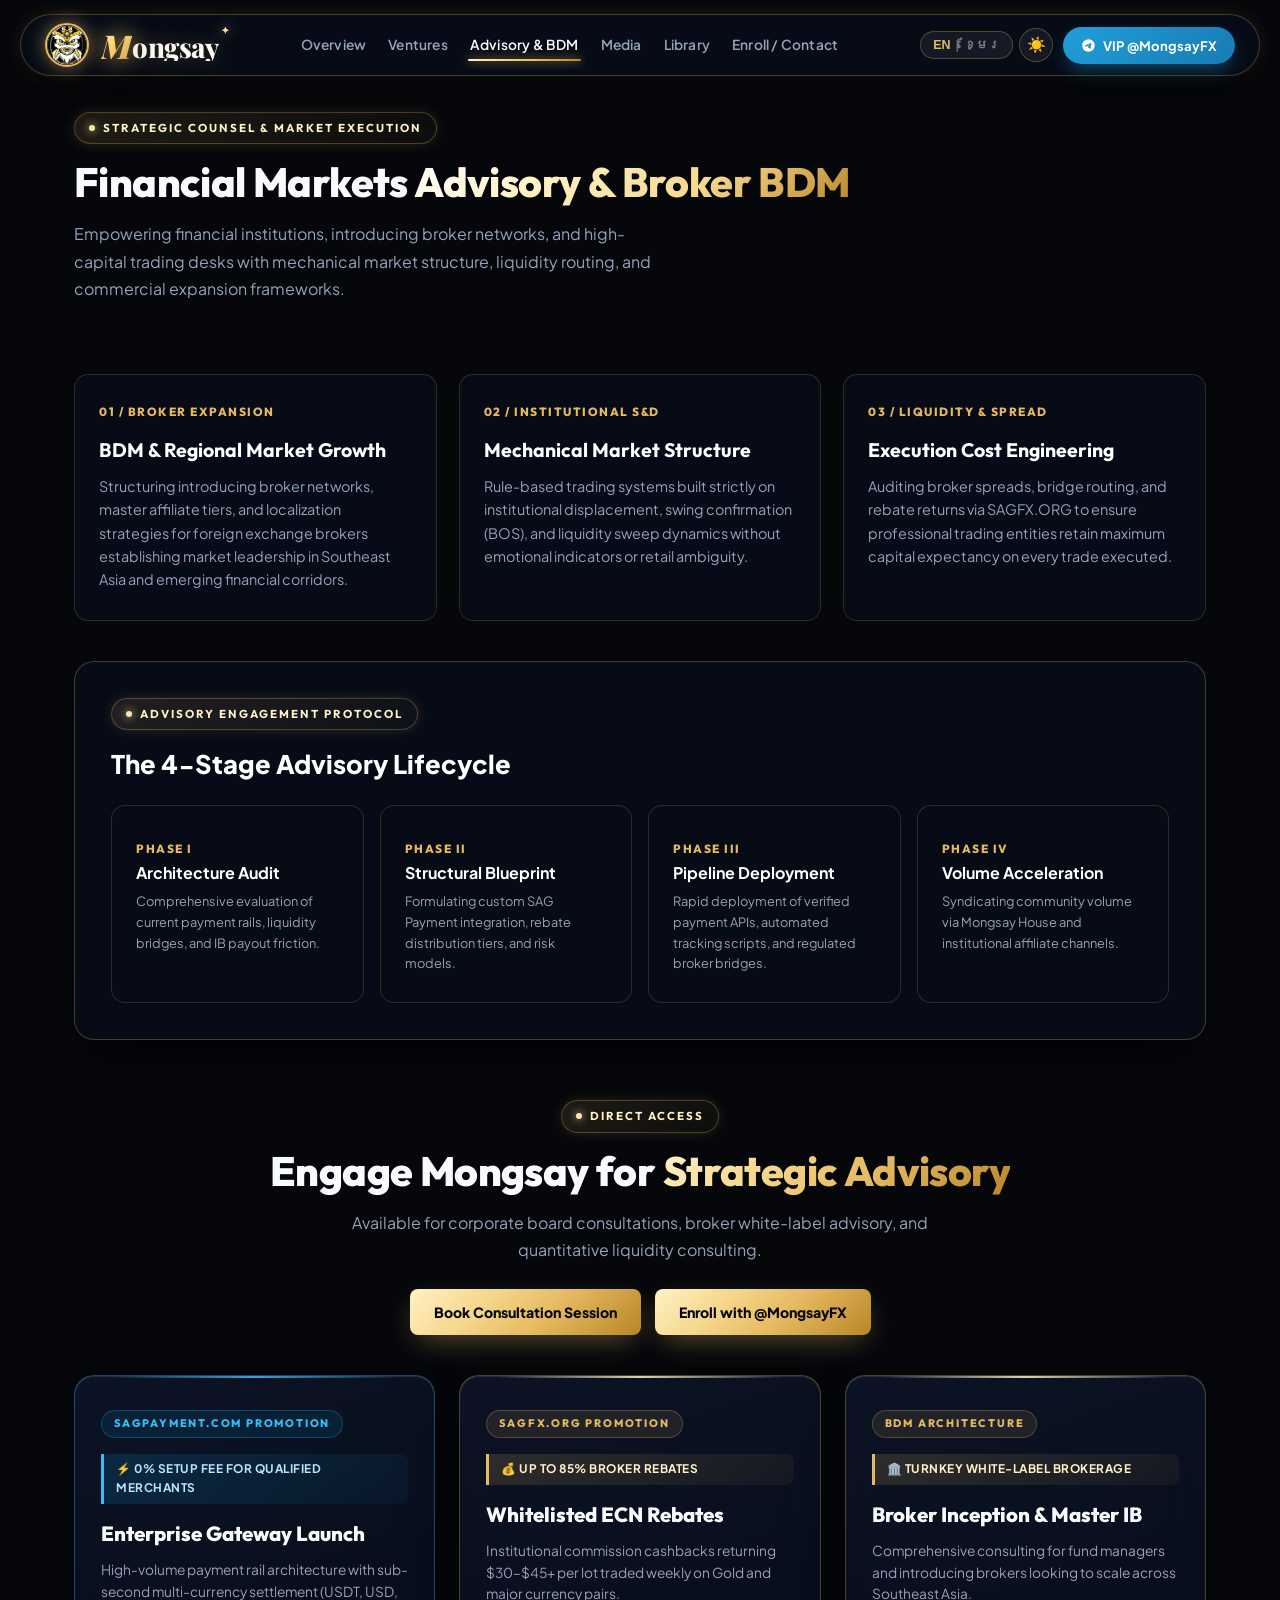
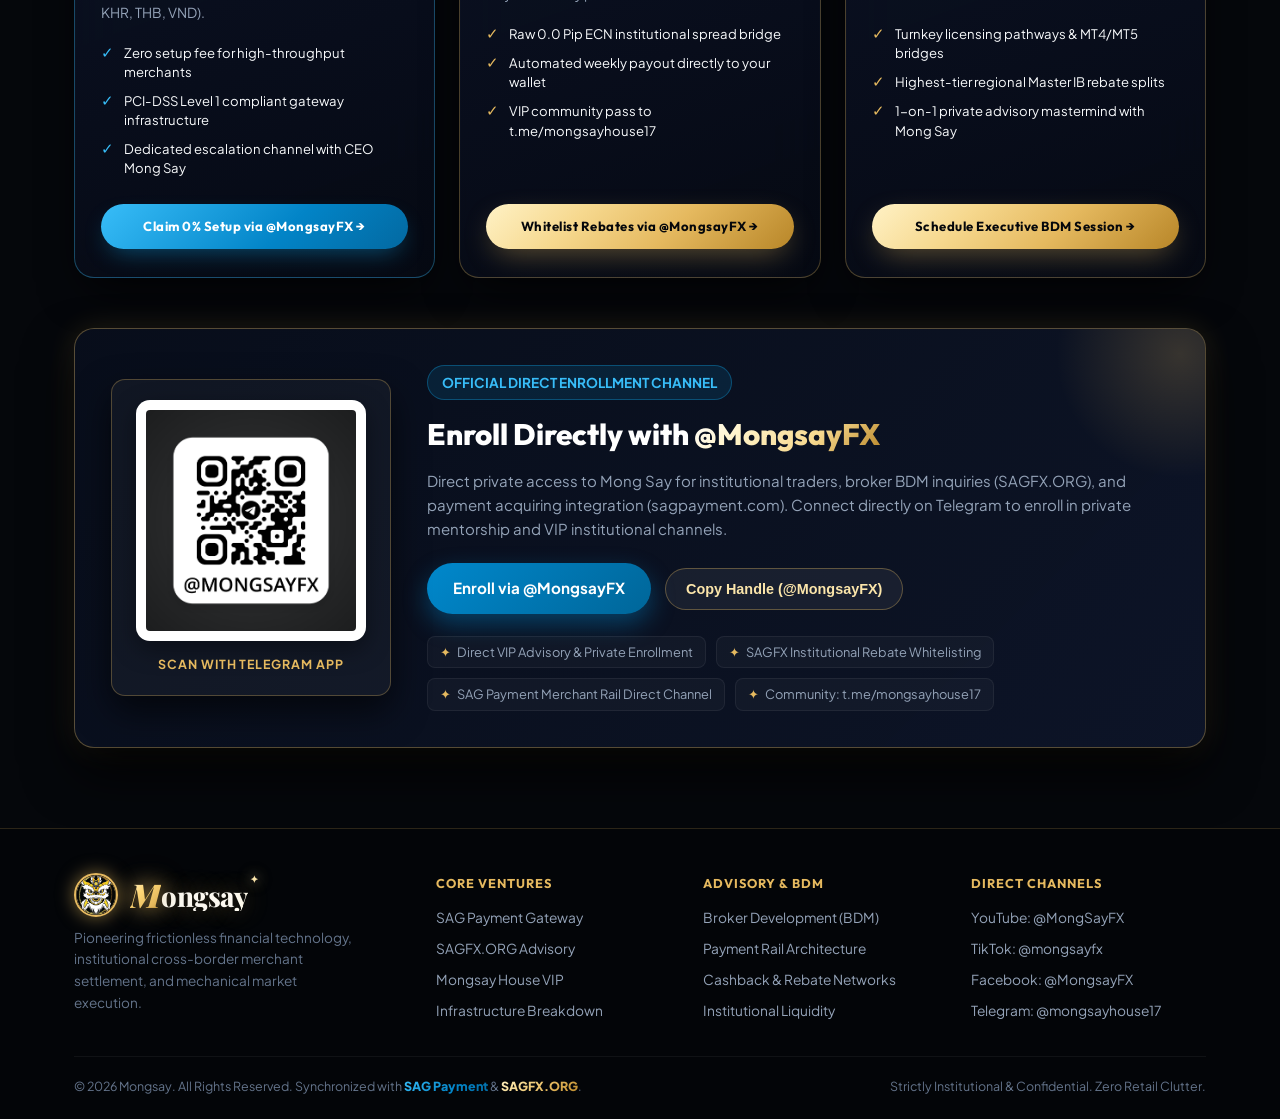
<file: advisory.html>
<!DOCTYPE html>
<html lang="en">
<head>
  <meta charset="UTF-8">
  <meta name="viewport" content="width=device-width, initial-scale=1.0">
  <title>Advisory & Broker BDM | Financial Markets | Mongsay</title>
  <meta name="description" content="Institutional financial markets advisory, broker development management (BDM), and quantitative market structure consulting by Mongsay.">
  <link rel="icon" href="assets/lion-logo.png" type="image/png">
  <link rel="preconnect" href="https://fonts.googleapis.com">
  <link rel="preconnect" href="https://fonts.gstatic.com" crossorigin>
  <link href="https://fonts.googleapis.com/css2?family=Cinzel:wght@600;700;800;900&family=Cormorant+Garamond:ital,wght@0,600;0,700;1,600;1,700&family=Kantumruy+Pro:wght@400;500;600;700;800&family=Outfit:wght@400;500;600;700;800;900&family=Playfair+Display:ital,wght@0,600;0,700;0,800;0,900;1,700&family=Plus+Jakarta+Sans:wght@300;400;500;600;700;800&display=swap" rel="stylesheet">
  <link rel="stylesheet" href="styles.css">
</head>
<body>

  <!-- Background Video Container -->
  <div class="site-bg-wrapper">
    <video autoplay muted loop playsinline preload="auto" poster="assets/lion-gold-strokes.jpg" class="site-bg-video">
      <source src="assets/lion-bg.webm" type="video/webm">
      <source src="assets/lion-bg.mp4" type="video/mp4">
      <source src="assets/lion-gold-strokes.webm" type="video/webm">
      <source src="assets/lion-gold-strokes.mp4" type="video/mp4">
    </video>
    <div class="site-bg-overlay"></div>
    <div class="bg-img-layer"></div>
    <div class="bg-classic-ornament"></div>
    <div class="bg-god-rays"></div>
    <div class="bg-gold-light-sweep"></div>
    <div class="bg-starlight-layer"></div>
    <div class="bg-light-beams-layer"></div>
    <div class="bg-aura-layer"></div>
    <div class="bg-spotlight-layer"></div>
    <div class="bg-margin-flourish-left"></div>
    <div class="bg-margin-flourish-right"></div>
  </div>

  <canvas id="matrixCanvas"></canvas>

  <!-- Widescreen Architectural Flanking Wings (Left Terminal & Right Executive Desk) -->
  <aside class="side-wing-left" aria-label="Terminal Coordinates & Status">
    <div class="wing-bracket-top">┌</div>
    <div class="wing-content">
      <div class="wing-live-status">
        <span class="status-dot online"></span>
        <span class="wing-status-text">SAGPAY NOMINAL</span>
      </div>
      <div class="wing-vertical-track">
        <span class="wing-label">SAG TERMINAL // LAT 11.5564° N, 104.9282° E</span>
      </div>
      <div class="wing-metric-pill">0.09 PIP ECN</div>
    </div>
    <div class="wing-track-line"></div>
    <div class="wing-bracket-bottom">└</div>
  </aside>

  <aside class="side-wing-right" aria-label="Executive Desk Direct Channels">
    <div class="wing-bracket-top">┐</div>
    <div class="wing-content">
      <div class="wing-live-status">
        <span class="status-dot gold-glow"></span>
        <span class="wing-status-text">OFFICE OF MONG SAY</span>
      </div>
      <div class="wing-vertical-track">
        <span class="wing-label">EXECUTIVE ADVISORY // VIP DESK</span>
      </div>
      <div class="wing-actions-col">
        <a href="https://t.me/mongsayhouse17" target="_blank" rel="noopener noreferrer" class="wing-action-node" title="Telegram VIP Community">
          <svg width="13" height="13" fill="currentColor" viewBox="0 0 24 24"><path d="M12 2C6.48 2 2 6.48 2 12s4.48 10 10 10 10-4.48 10-10S17.52 2 12 2zm4.64 6.8c-.15 1.58-.8 5.42-1.13 7.19-.14.75-.42 1-.68 1.03-.58.05-1.02-.38-1.58-.75-.88-.58-1.38-.94-2.23-1.5-.99-.65-.35-1.01.22-1.59.15-.15 2.71-2.48 2.76-2.69a.2.2 0 00-.05-.18c-.06-.05-.14-.03-.21-.02-.09.02-1.49.95-4.22 2.79-.4.27-.76.41-1.08.4-.36-.01-1.04-.2-1.55-.37-.63-.2-1.12-.31-1.08-.66.02-.18.27-.36.75-.55 2.92-1.27 4.86-2.11 5.83-2.51 2.78-1.16 3.35-1.36 3.73-1.36.08 0 .27.02.39.12.1.08.13.19.14.27-.01.06.01.24 0 .37z"/></svg>
        </a>
        <a href="https://www.sagpayment.com" target="_blank" rel="noopener noreferrer" class="wing-action-node logo-node" title="SAG Payment Portal (sagpayment.com)">
          <img src="assets/sp-logo.png" alt="SP Logo" class="wing-logo-img">
        </a>
        <a href="https://sagfx.org" target="_blank" rel="noopener noreferrer" class="wing-action-node logo-node" title="SAGFX Advisory Portal (sagfx.org)">
          <img src="assets/sagfx-logo.png" alt="SAGFX Logo" class="wing-logo-img">
        </a>
      </div>
    </div>
    <div class="wing-track-line"></div>
    <div class="wing-bracket-bottom">┘</div>
  </aside>

  <!-- Minimalist Floating Capsule Navigation -->
  <div class="site-nav-outer">
    <nav class="site-nav">
      <!-- Chinese Lion Face Logo + Luxury Brand Font -->
      <a href="index.html" class="brand-wrapper">
        <img src="assets/lion-logo.png" alt="Mongsay Chinese Lion Crest" class="brand-lion-logo">
        <span class="brand-title"><span class="brand-cap">M</span>ongsay</span>
      </a>

      <ul class="nav-links">
        <li><a href="index.html" data-i18n="nav_overview">Overview</a></li>
        <li><a href="ventures.html" data-i18n="nav_ventures">Ventures</a></li>
        <li><a href="advisory.html" class="active" data-i18n="nav_advisory">Advisory & BDM</a></li>
        <li><a href="media.html" data-i18n="nav_media">Media</a></li>
        <li><a href="books.html" data-i18n="nav_library">Library</a></li>
        <li><a href="index.html#contact" data-i18n="nav_contact">Enroll / Contact</a></li>
      </ul>

      <div class="nav-actions">
        <!-- Bilingual & Theme Controls -->
        <div class="nav-controls">
          <button class="nav-control-btn lang-toggle" id="langToggleBtn" aria-label="Switch Language" title="Switch Language">
            <span class="lang-code active" data-lang="en">EN</span>
            <span class="lang-divider">|</span>
            <span class="lang-code" data-lang="kh">ខ្មែរ</span>
          </button>
          <button class="nav-control-btn theme-toggle" id="themeToggleBtn" aria-label="Toggle Theme" title="Toggle Theme">
            <span class="theme-icon icon-sun">☀️</span>
            <span class="theme-icon icon-moon">🌙</span>
          </button>
        </div>

        <a href="https://t.me/MongsayFX" target="_blank" rel="noopener noreferrer" class="btn-nav-action btn-nav-telegram">
          <svg width="15" height="15" viewBox="0 0 24 24" fill="currentColor"><path d="M12 2C6.48 2 2 6.48 2 12s4.48 10 10 10 10-4.48 10-10S17.52 2 12 2zm4.64 6.8c-.15 1.58-.8 5.42-1.13 7.19-.14.75-.42 1-.68 1.03-.58.05-1.02-.38-1.58-.75-.88-.58-1.38-.94-2.23-1.5-.99-.65-.35-1.01.22-1.59.15-.15 2.71-2.48 2.76-2.69a.2.2 0 00-.05-.18c-.06-.05-.14-.03-.21-.02-.09.02-1.49.95-4.22 2.79-.4.27-.76.41-1.08.4-.36-.01-1.04-.2-1.55-.37-.63-.2-1.12-.31-1.08-.66.02-.18.27-.36.75-.55 2.92-1.27 4.86-2.11 5.83-2.51 2.78-1.16 3.35-1.36 3.73-1.36.08 0 .27.02.39.12.1.08.13.19.14.27-.01.06.01.24 0 .37z"/></svg>
          VIP @MongsayFX
        </a>
        <button class="mobile-toggle" id="mobileNavToggle" aria-label="Toggle navigation">☰</button>
      </div>
    </nav>

    <!-- Mobile Drawer -->
    <div class="nav-mobile-menu" id="mobileNavMenu">
      <div style="display: flex; gap: 10px; margin-bottom: 12px; justify-content: center;">
        <button class="nav-control-btn lang-toggle" style="flex: 1; justify-content: center;">
          <span class="lang-code active" data-lang="en">EN</span> | <span class="lang-code" data-lang="kh">ខ្មែរ</span>
        </button>
        <button class="nav-control-btn theme-toggle" style="flex: 1; justify-content: center;">
          <span class="theme-icon icon-sun">☀️ Light</span>
          <span class="theme-icon icon-moon">🌙 Dark</span>
        </button>
      </div>
      <a href="index.html" data-i18n="nav_overview">Overview</a>
      <a href="ventures.html" data-i18n="nav_ventures">Ventures</a>
      <a href="advisory.html" data-i18n="nav_advisory">Advisory & BDM</a>
      <a href="media.html" data-i18n="nav_media">Media</a>
      <a href="books.html" data-i18n="nav_library">Library</a>
      <a href="index.html#contact" data-i18n="nav_contact">Enroll / Contact</a>
      <a href="https://t.me/MongsayFX" target="_blank" class="btn-primary" style="justify-content: center;">Enroll via @MongsayFX</a>
    </div>
  </div>

  <main>
    <section class="hero-section" style="padding: 50px 0 24px;">
      <div class="container">
        <div class="section-tag"><span class="dot"></span> STRATEGIC COUNSEL & MARKET EXECUTION</div>
        <h1 class="section-title">
          Financial Markets <span class="gold-gradient-text">Advisory & Broker BDM</span>
        </h1>
        <p class="section-desc">
          Empowering financial institutions, introducing broker networks, and high-capital trading desks with mechanical market structure, liquidity routing, and commercial expansion frameworks.
        </p>
      </div>
    </section>

    <!-- Advisory Frameworks -->
    <section class="pillars-section" style="padding: 10px 0 60px;">
      <div class="container">
        <div class="pillars-grid" style="margin-bottom: 40px;">
          <div class="pillar-card">
            <div class="pillar-num">01 / BROKER EXPANSION</div>
            <h3>BDM & Regional Market Growth</h3>
            <p>
              Structuring introducing broker networks, master affiliate tiers, and localization strategies for foreign exchange brokers establishing market leadership in Southeast Asia and emerging financial corridors.
            </p>
          </div>
          <div class="pillar-card">
            <div class="pillar-num">02 / INSTITUTIONAL S&D</div>
            <h3>Mechanical Market Structure</h3>
            <p>
              Rule-based trading systems built strictly on institutional displacement, swing confirmation (BOS), and liquidity sweep dynamics without emotional indicators or retail ambiguity.
            </p>
          </div>
          <div class="pillar-card">
            <div class="pillar-num">03 / LIQUIDITY & SPREAD</div>
            <h3>Execution Cost Engineering</h3>
            <p>
              Auditing broker spreads, bridge routing, and rebate returns via SAGFX.ORG to ensure professional trading entities retain maximum capital expectancy on every trade executed.
            </p>
          </div>
        </div>

        <!-- Strategy Protocol Table -->
        <div class="crest-showcase" style="display: block; padding: 36px;">
          <div class="section-tag"><span class="dot"></span> ADVISORY ENGAGEMENT PROTOCOL</div>
          <h2 style="font-size: 1.6rem; font-weight: 800; margin-bottom: 20px; color: #fff;">
            The 4-Stage Advisory Lifecycle
          </h2>

          <div class="ventures-grid" style="grid-template-columns: repeat(4, 1fr); gap: 16px; margin-bottom: 0;">
            <div class="pillar-card" style="background: rgba(8, 12, 22, 0.88);">
              <span class="pillar-num">PHASE I</span>
              <h4 style="font-size: 1rem; color: #fff; margin-bottom: 6px;">Architecture Audit</h4>
              <p style="font-size: 0.8rem; color: var(--text-secondary);">Comprehensive evaluation of current payment rails, liquidity bridges, and IB payout friction.</p>
            </div>
            <div class="pillar-card" style="background: rgba(8, 12, 22, 0.88);">
              <span class="pillar-num">PHASE II</span>
              <h4 style="font-size: 1rem; color: #fff; margin-bottom: 6px;">Structural Blueprint</h4>
              <p style="font-size: 0.8rem; color: var(--text-secondary);">Formulating custom SAG Payment integration, rebate distribution tiers, and risk models.</p>
            </div>
            <div class="pillar-card" style="background: rgba(8, 12, 22, 0.88);">
              <span class="pillar-num">PHASE III</span>
              <h4 style="font-size: 1rem; color: #fff; margin-bottom: 6px;">Pipeline Deployment</h4>
              <p style="font-size: 0.8rem; color: var(--text-secondary);">Rapid deployment of verified payment APIs, automated tracking scripts, and regulated broker bridges.</p>
            </div>
            <div class="pillar-card" style="background: rgba(8, 12, 22, 0.88);">
              <span class="pillar-num">PHASE IV</span>
              <h4 style="font-size: 1rem; color: #fff; margin-bottom: 6px;">Volume Acceleration</h4>
              <p style="font-size: 0.8rem; color: var(--text-secondary);">Syndicating community volume via Mongsay House and institutional affiliate channels.</p>
            </div>
          </div>
        </div>
      </div>
    </section>

    <!-- Consultation CTA -->
    <section class="contact-section" style="padding: 0 0 80px;">
      <div class="container" style="text-align: center;">
        <div class="section-tag"><span class="dot"></span> DIRECT ACCESS</div>
        <h2 class="section-title">Engage Mongsay for <span class="gold-text">Strategic Advisory</span></h2>
        <p class="section-desc" style="margin: 0 auto 26px;">
          Available for corporate board consultations, broker white-label advisory, and quantitative liquidity consulting.
        </p>
        <div style="display: flex; justify-content: center; gap: 14px; margin-bottom: 40px;">
          <a href="#" data-open-modal="booking" class="btn-primary">Book Consultation Session</a>
          <a href="https://t.me/MongsayFX" target="_blank" class="btn-primary btn-nav-telegram">Enroll with @MongsayFX</a>
        </div>

        <!-- Strategic Commercial Promotions in Advisory -->
        <div class="promotions-grid" style="text-align: left; margin-bottom: 50px;">
          <div class="promo-card blue-promo">
            <div>
              <div class="promo-ribbon">SAGPAYMENT.COM PROMOTION</div>
              <div class="promo-value-badge">⚡ 0% SETUP FEE FOR QUALIFIED MERCHANTS</div>
              <h3 class="promo-title">Enterprise Gateway Launch</h3>
              <p class="promo-desc">
                High-volume payment rail architecture with sub-second multi-currency settlement (USDT, USD, KHR, THB, VND).
              </p>
              <ul class="promo-bullets">
                <li><span class="check">✓</span> <span>Zero setup fee for high-throughput merchants</span></li>
                <li><span class="check">✓</span> <span>PCI-DSS Level 1 compliant gateway infrastructure</span></li>
                <li><span class="check">✓</span> <span>Dedicated escalation channel with CEO Mong Say</span></li>
              </ul>
            </div>
            <a href="https://t.me/MongsayFX" target="_blank" class="btn-primary btn-sp-blue promo-cta-btn">
              Claim 0% Setup via @MongsayFX →
            </a>
          </div>

          <div class="promo-card">
            <div>
              <div class="promo-ribbon">SAGFX.ORG PROMOTION</div>
              <div class="promo-value-badge">💰 UP TO 85% BROKER REBATES</div>
              <h3 class="promo-title">Whitelisted ECN Rebates</h3>
              <p class="promo-desc">
                Institutional commission cashbacks returning $30–$45+ per lot traded weekly on Gold and major currency pairs.
              </p>
              <ul class="promo-bullets">
                <li><span class="check">✓</span> <span>Raw 0.0 Pip ECN institutional spread bridge</span></li>
                <li><span class="check">✓</span> <span>Automated weekly payout directly to your wallet</span></li>
                <li><span class="check">✓</span> <span>VIP community pass to t.me/mongsayhouse17</span></li>
              </ul>
            </div>
            <a href="https://t.me/MongsayFX" target="_blank" class="btn-primary promo-cta-btn">
              Whitelist Rebates via @MongsayFX →
            </a>
          </div>

          <div class="promo-card">
            <div>
              <div class="promo-ribbon">BDM ARCHITECTURE</div>
              <div class="promo-value-badge">🏛️ TURNKEY WHITE-LABEL BROKERAGE</div>
              <h3 class="promo-title">Broker Inception & Master IB</h3>
              <p class="promo-desc">
                Comprehensive consulting for fund managers and introducing brokers looking to scale across Southeast Asia.
              </p>
              <ul class="promo-bullets">
                <li><span class="check">✓</span> <span>Turnkey licensing pathways & MT4/MT5 bridges</span></li>
                <li><span class="check">✓</span> <span>Highest-tier regional Master IB rebate splits</span></li>
                <li><span class="check">✓</span> <span>1-on-1 private advisory mastermind with Mong Say</span></li>
              </ul>
            </div>
            <a href="https://t.me/MongsayFX" target="_blank" class="btn-primary promo-cta-btn">
              Schedule Executive BDM Session →
            </a>
          </div>
        </div>

        <!-- Personal Telegram VIP Direct Enrollment Card -->
        <div class="telegram-enroll-container" style="text-align: left;">
          <div class="telegram-enroll-grid">
            <div class="telegram-qr-card">
              <img src="assets/telegram-qr.png" alt="@MONGSAYFX Telegram QR Code" class="telegram-qr-img">
              <div class="telegram-qr-caption" data-i18n="telegram_caption">
                <svg width="14" height="14" viewBox="0 0 24 24" fill="currentColor"><path d="M12 2C6.48 2 2 6.48 2 12s4.48 10 10 10 10-4.48 10-10S17.52 2 12 2zm4.64 6.8c-.15 1.58-.8 5.42-1.13 7.19-.14.75-.42 1-.68 1.03-.58.05-1.02-.38-1.58-.75-.88-.58-1.38-.94-2.23-1.5-.99-.65-.35-1.01.22-1.59.15-.15 2.71-2.48 2.76-2.69a.2.2 0 00-.05-.18c-.06-.05-.14-.03-.21-.02-.09.02-1.49.95-4.22 2.79-.4.27-.76.41-1.08.4-.36-.01-1.04-.2-1.55-.37-.63-.2-1.12-.31-1.08-.66.02-.18.27-.36.75-.55 2.92-1.27 4.86-2.11 5.83-2.51 2.78-1.16 3.35-1.36 3.73-1.36.08 0 .27.02.39.12.1.08.13.19.14.27-.01.06.01.24 0 .37z"/></svg>
                Scan with Telegram App
              </div>
            </div>

            <div class="telegram-enroll-info">
              <div class="telegram-handle-badge" data-i18n="telegram_tag">
                <span class="verified-dot"></span>
                OFFICIAL DIRECT ENROLLMENT CHANNEL
              </div>

              <h2 class="telegram-enroll-title" data-i18n="telegram_title">
                Enroll Directly with <span class="gold-gradient-text">@MongsayFX</span>
              </h2>

              <p class="telegram-enroll-desc" data-i18n="telegram_desc">
                Direct private access to Mong Say for institutional traders, broker BDM inquiries (SAGFX.ORG), and payment acquiring integration (sagpayment.com). Connect directly on Telegram to enroll in private mentorship and VIP institutional channels.
              </p>

              <div class="telegram-actions-row">
                <a href="https://t.me/MongsayFX" target="_blank" rel="noopener noreferrer" class="btn-telegram-primary" data-i18n="telegram_btn_enroll">
                  <svg width="18" height="18" viewBox="0 0 24 24" fill="currentColor"><path d="M12 2C6.48 2 2 6.48 2 12s4.48 10 10 10 10-4.48 10-10S17.52 2 12 2zm4.64 6.8c-.15 1.58-.8 5.42-1.13 7.19-.14.75-.42 1-.68 1.03-.58.05-1.02-.38-1.58-.75-.88-.58-1.38-.94-2.23-1.5-.99-.65-.35-1.01.22-1.59.15-.15 2.71-2.48 2.76-2.69a.2.2 0 00-.05-.18c-.06-.05-.14-.03-.21-.02-.09.02-1.49.95-4.22 2.79-.4.27-.76.41-1.08.4-.36-.01-1.04-.2-1.55-.37-.63-.2-1.12-.31-1.08-.66.02-.18.27-.36.75-.55 2.92-1.27 4.86-2.11 5.83-2.51 2.78-1.16 3.35-1.36 3.73-1.36.08 0 .27.02.39.12.1.08.13.19.14.27-.01.06.01.24 0 .37z"/></svg>
                  Enroll via @MongsayFX
                </a>
                <button type="button" class="btn-copy-handle" data-copy-telegram="@MongsayFX" data-i18n="telegram_btn_copy">
                  <svg width="16" height="16" fill="none" stroke="currentColor" stroke-width="2" viewBox="0 0 24 24"><rect x="9" y="9" width="13" height="13" rx="2" ry="2"/><path d="M5 15H4a2 2 0 0 1-2-2V4a2 2 0 0 1 2-2h9a2 2 0 0 1 2 2v1"/></svg>
                  Copy Handle (@MongsayFX)
                </button>
              </div>

              <div class="vip-perks-pills">
                <div class="vip-perk-item"><span>✦</span> Direct VIP Advisory & Private Enrollment</div>
                <div class="vip-perk-item"><span>✦</span> SAGFX Institutional Rebate Whitelisting</div>
                <div class="vip-perk-item"><span>✦</span> SAG Payment Merchant Rail Direct Channel</div>
                <div class="vip-perk-item"><span>✦</span> Community: t.me/mongsayhouse17</div>
              </div>
            </div>
          </div>
        </div>
      </div>
    </section>
  </main>

  <!-- Global Footer -->
  <footer class="site-footer">
    <div class="container">
      <div class="footer-top">
        <div class="footer-brand">
          <div class="brand-wrapper" style="margin-bottom: 10px;">
            <img src="assets/lion-logo.png" alt="Mongsay Chinese Lion Crest" class="brand-lion-logo">
            <span class="brand-title"><span class="brand-cap">M</span>ongsay</span>
          </div>
          <p>
            Pioneering frictionless financial technology, institutional cross-border merchant settlement, and mechanical market execution.
          </p>
        </div>

        <div class="footer-col">
          <h5>Core Ventures</h5>
          <ul class="footer-links">
            <li><a href="https://www.sagpayment.com" target="_blank">SAG Payment Gateway</a></li>
            <li><a href="https://sagfx.org" target="_blank">SAGFX.ORG Advisory</a></li>
            <li><a href="https://t.me/mongsayhouse17" target="_blank">Mongsay House VIP</a></li>
            <li><a href="ventures.html">Infrastructure Breakdown</a></li>
          </ul>
        </div>

        <div class="footer-col">
          <h5>Advisory & BDM</h5>
          <ul class="footer-links">
            <li><a href="advisory.html#broker">Broker Development (BDM)</a></li>
            <li><a href="advisory.html#gateway">Payment Rail Architecture</a></li>
            <li><a href="advisory.html#rebates">Cashback & Rebate Networks</a></li>
            <li><a href="advisory.html#market">Institutional Liquidity</a></li>
          </ul>
        </div>

        <div class="footer-col">
          <h5>Direct Channels</h5>
          <ul class="footer-links">
            <li><a href="https://www.youtube.com/@MongSayFX" target="_blank">YouTube: @MongSayFX</a></li>
            <li><a href="https://www.tiktok.com/@mongsayfx?is_from_webapp=1&sender_device=pc" target="_blank">TikTok: @mongsayfx</a></li>
            <li><a href="https://web.facebook.com/MongsayFX" target="_blank">Facebook: @MongsayFX</a></li>
            <li><a href="https://t.me/mongsayhouse17" target="_blank">Telegram: @mongsayhouse17</a></li>
          </ul>
        </div>
      </div>

      <div class="footer-bottom">
        <div>
          © 2026 Mongsay. All Rights Reserved. Synchronized with <a href="https://www.sagpayment.com" target="_blank" class="blue-text">SAG Payment</a> & <a href="https://sagfx.org" target="_blank" class="gold-text">SAGFX.ORG</a>.
        </div>
        <div>
          Strictly Institutional & Confidential. Zero Retail Clutter.
        </div>
      </div>
    </div>
  </footer>

  <!-- Booking Modal -->
  <div class="modal-overlay" id="bookingModal">
    <div class="modal-box">
      <button class="modal-close-btn" id="modalCloseBtn">✕</button>
      <div class="section-tag"><span class="dot"></span> EXECUTIVE PROTOCOL</div>
      <h3 style="font-size: 1.5rem; font-weight: 800; margin-bottom: 8px;">Schedule Executive Session</h3>
      <p style="color: var(--text-secondary); font-size: 0.88rem; margin-bottom: 22px;">
        Book a direct strategy consultation with Mong Say regarding SAG Payment gateway deployment or SAGFX institutional broker partnerships.
      </p>

      <form id="modalBookingForm">
        <div class="form-group" style="margin-bottom: 12px;">
          <label>Executive Name</label>
          <input type="text" class="form-input" placeholder="Your name and title" required>
        </div>
        <div class="form-group" style="margin-bottom: 12px;">
          <label>Corporate Email</label>
          <input type="email" class="form-input" placeholder="corporate@domain.com" required>
        </div>
        <div class="form-group" style="margin-bottom: 12px;">
          <label>Consultation Scope</label>
          <select class="form-select">
            <option>SAGFX Institutional Broker BDM & Liquidity Setup</option>
            <option>SAG Payment Gateway High-Volume Integration</option>
            <option>Quantitative Market Structure Consultation</option>
          </select>
        </div>
        <div class="form-group" style="margin-bottom: 18px;">
          <label>Preferred Date & Timeframe</label>
          <input type="text" class="form-input" placeholder="e.g. Next Tuesday 14:00 UTC+7" required>
        </div>
        <button type="submit" class="btn-primary" style="width: 100%; justify-content: center;">Confirm Session Request</button>
      </form>
    </div>
  </div>

  <script src="script.js"></script>
</body>
</html>
</file>
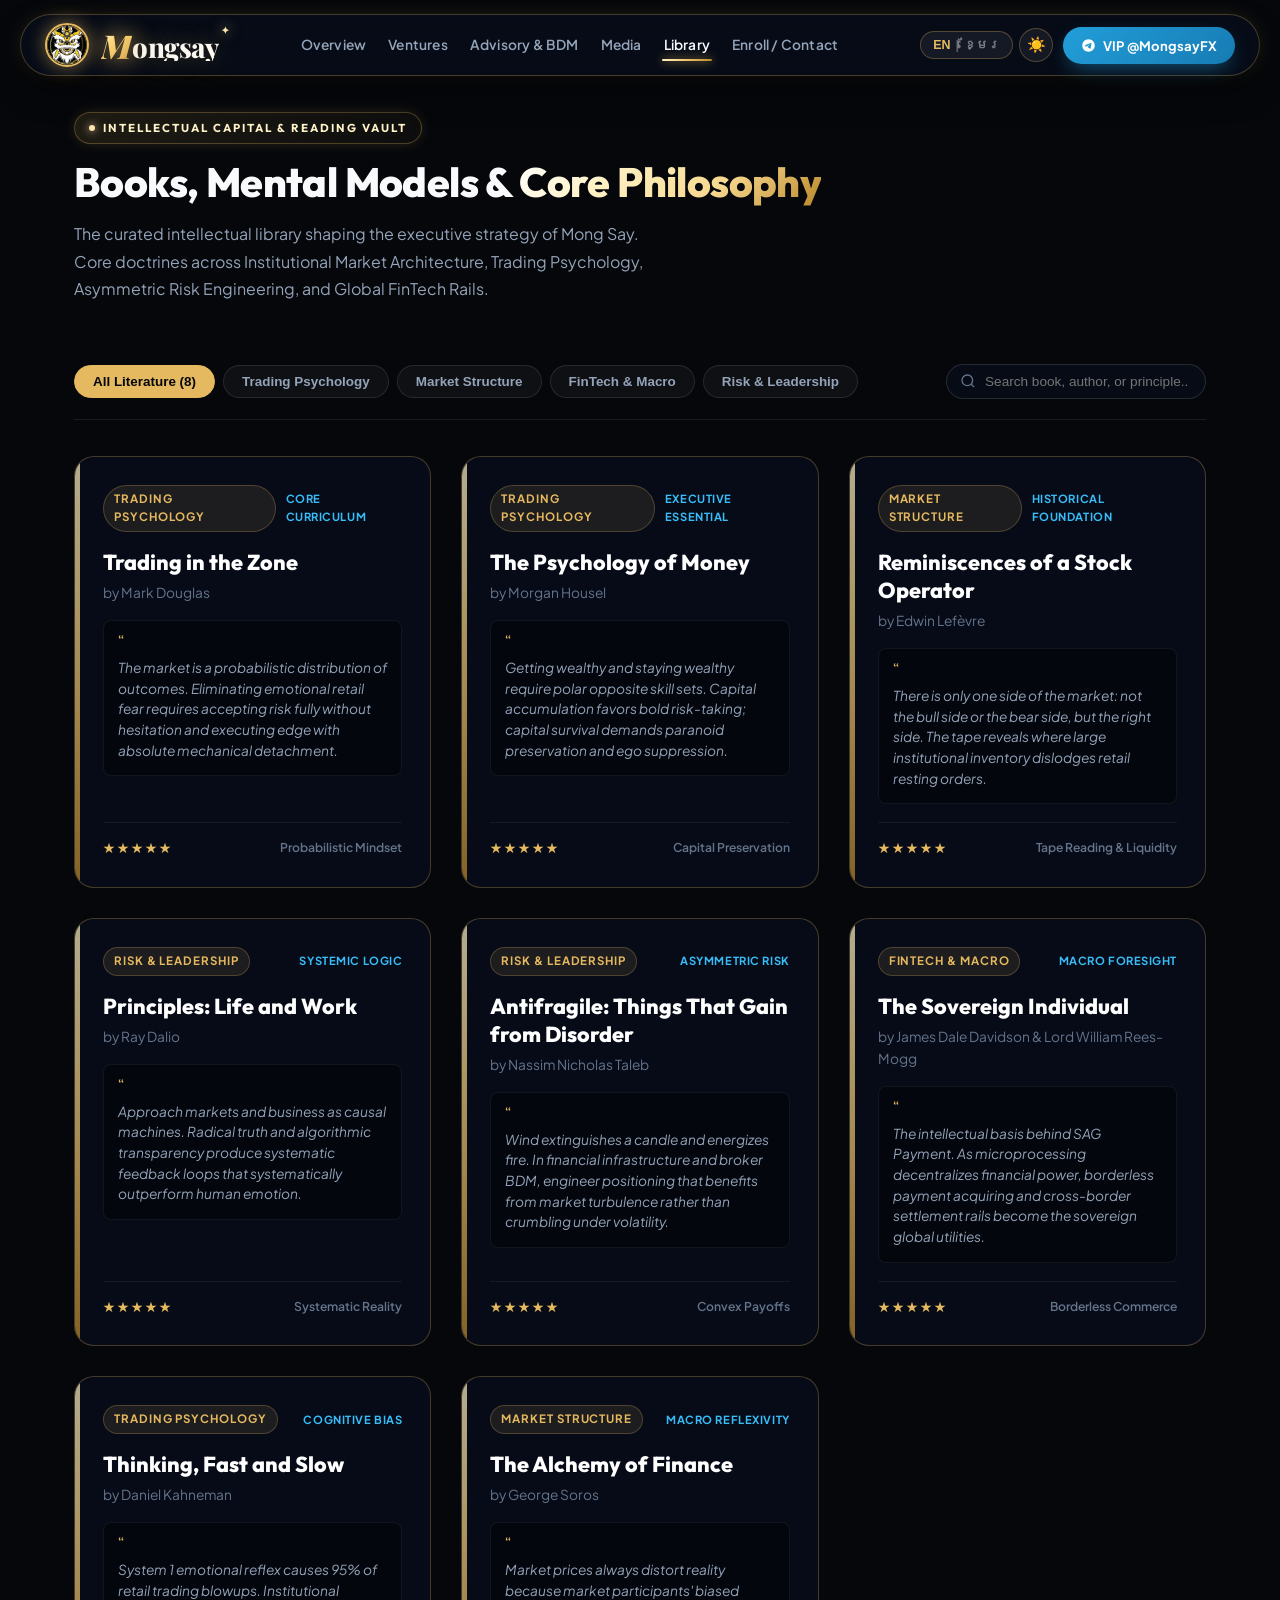
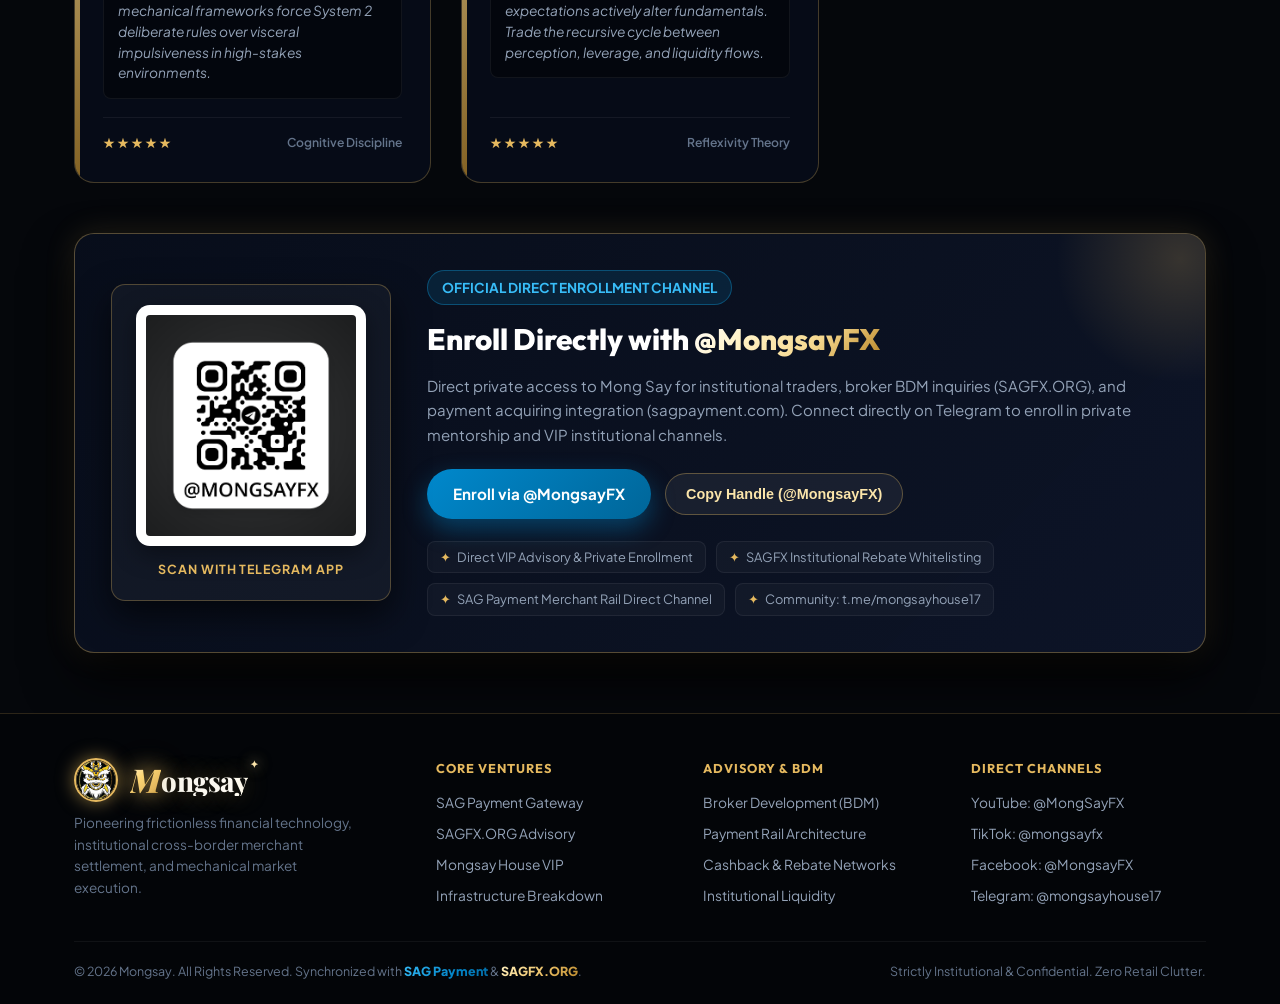
<file: books.html>
<!DOCTYPE html>
<html lang="en">
<head>
  <meta charset="UTF-8">
  <meta name="viewport" content="width=device-width, initial-scale=1.0">
  <title>Executive Reading Vault & Philosophy | Mongsay</title>
  <meta name="description" content="Curated reading library and intellectual framework of Mong Say. Foundational books on trading psychology, institutional market mechanics, fintech rails, and executive leadership.">
  <link rel="icon" href="assets/lion-logo.png" type="image/png">
  <link rel="preconnect" href="https://fonts.googleapis.com">
  <link rel="preconnect" href="https://fonts.gstatic.com" crossorigin>
  <link href="https://fonts.googleapis.com/css2?family=Cinzel:wght@600;700;800;900&family=Cormorant+Garamond:ital,wght@0,600;0,700;1,600;1,700&family=Kantumruy+Pro:wght@400;500;600;700;800&family=Outfit:wght@400;500;600;700;800;900&family=Playfair+Display:ital,wght@0,600;0,700;0,800;0,900;1,700&family=Plus+Jakarta+Sans:wght@300;400;500;600;700;800&display=swap" rel="stylesheet">
  <link rel="stylesheet" href="styles.css">
</head>
<body>

  <!-- Background Video Container -->
  <div class="site-bg-wrapper">
    <video autoplay muted loop playsinline preload="auto" poster="assets/lion-gold-strokes.jpg" class="site-bg-video">
      <source src="assets/lion-bg.webm" type="video/webm">
      <source src="assets/lion-bg.mp4" type="video/mp4">
      <source src="assets/lion-gold-strokes.webm" type="video/webm">
      <source src="assets/lion-gold-strokes.mp4" type="video/mp4">
    </video>
    <div class="site-bg-overlay"></div>
    <div class="bg-img-layer"></div>
    <div class="bg-classic-ornament"></div>
    <div class="bg-god-rays"></div>
    <div class="bg-gold-light-sweep"></div>
    <div class="bg-starlight-layer"></div>
    <div class="bg-light-beams-layer"></div>
    <div class="bg-aura-layer"></div>
    <div class="bg-spotlight-layer"></div>
    <div class="bg-margin-flourish-left"></div>
    <div class="bg-margin-flourish-right"></div>
  </div>

  <!-- Cosmic Starlight & Gold Particles Canvas -->
  <canvas id="matrixCanvas"></canvas>

  <!-- Widescreen Architectural Flanking Wings (Left Terminal & Right Executive Desk) -->
  <aside class="side-wing-left" aria-label="Terminal Coordinates & Status">
    <div class="wing-bracket-top">┌</div>
    <div class="wing-content">
      <div class="wing-live-status">
        <span class="status-dot online"></span>
        <span class="wing-status-text">SAGPAY NOMINAL</span>
      </div>
      <div class="wing-vertical-track">
        <span class="wing-label">SAG TERMINAL // LAT 11.5564° N, 104.9282° E</span>
      </div>
      <div class="wing-metric-pill">0.09 PIP ECN</div>
    </div>
    <div class="wing-track-line"></div>
    <div class="wing-bracket-bottom">└</div>
  </aside>

  <aside class="side-wing-right" aria-label="Executive Desk Direct Channels">
    <div class="wing-bracket-top">┐</div>
    <div class="wing-content">
      <div class="wing-live-status">
        <span class="status-dot gold-glow"></span>
        <span class="wing-status-text">OFFICE OF MONG SAY</span>
      </div>
      <div class="wing-vertical-track">
        <span class="wing-label">EXECUTIVE ADVISORY // VIP DESK</span>
      </div>
      <div class="wing-actions-col">
        <a href="https://t.me/mongsayhouse17" target="_blank" rel="noopener noreferrer" class="wing-action-node" title="Telegram VIP Community">
          <svg width="13" height="13" fill="currentColor" viewBox="0 0 24 24"><path d="M12 2C6.48 2 2 6.48 2 12s4.48 10 10 10 10-4.48 10-10S17.52 2 12 2zm4.64 6.8c-.15 1.58-.8 5.42-1.13 7.19-.14.75-.42 1-.68 1.03-.58.05-1.02-.38-1.58-.75-.88-.58-1.38-.94-2.23-1.5-.99-.65-.35-1.01.22-1.59.15-.15 2.71-2.48 2.76-2.69a.2.2 0 00-.05-.18c-.06-.05-.14-.03-.21-.02-.09.02-1.49.95-4.22 2.79-.4.27-.76.41-1.08.4-.36-.01-1.04-.2-1.55-.37-.63-.2-1.12-.31-1.08-.66.02-.18.27-.36.75-.55 2.92-1.27 4.86-2.11 5.83-2.51 2.78-1.16 3.35-1.36 3.73-1.36.08 0 .27.02.39.12.1.08.13.19.14.27-.01.06.01.24 0 .37z"/></svg>
        </a>
        <a href="https://www.sagpayment.com" target="_blank" rel="noopener noreferrer" class="wing-action-node logo-node" title="SAG Payment Portal (sagpayment.com)">
          <img src="assets/sp-logo.png" alt="SP Logo" class="wing-logo-img">
        </a>
        <a href="https://sagfx.org" target="_blank" rel="noopener noreferrer" class="wing-action-node logo-node" title="SAGFX Advisory Portal (sagfx.org)">
          <img src="assets/sagfx-logo.png" alt="SAGFX Logo" class="wing-logo-img">
        </a>
      </div>
    </div>
    <div class="wing-track-line"></div>
    <div class="wing-bracket-bottom">┘</div>
  </aside>

  <!-- Minimalist Floating Capsule Navigation -->
  <div class="site-nav-outer">
    <nav class="site-nav">
      <!-- Chinese Lion Face Logo + Luxury Brand Font -->
      <a href="index.html" class="brand-wrapper">
        <img src="assets/lion-logo.png" alt="Mongsay Chinese Lion Crest" class="brand-lion-logo">
        <span class="brand-title"><span class="brand-cap">M</span>ongsay</span>
      </a>

      <ul class="nav-links">
        <li><a href="index.html" data-i18n="nav_overview">Overview</a></li>
        <li><a href="ventures.html" data-i18n="nav_ventures">Ventures</a></li>
        <li><a href="advisory.html" data-i18n="nav_advisory">Advisory & BDM</a></li>
        <li><a href="media.html" data-i18n="nav_media">Media</a></li>
        <li><a href="books.html" class="active" data-i18n="nav_library">Library</a></li>
        <li><a href="index.html#contact" data-i18n="nav_contact">Enroll / Contact</a></li>
      </ul>

      <div class="nav-actions">
        <!-- Bilingual & Theme Controls -->
        <div class="nav-controls">
          <button class="nav-control-btn lang-toggle" id="langToggleBtn" aria-label="Switch Language" title="Switch Language">
            <span class="lang-code active" data-lang="en">EN</span>
            <span class="lang-divider">|</span>
            <span class="lang-code" data-lang="kh">ខ្មែរ</span>
          </button>
          <button class="nav-control-btn theme-toggle" id="themeToggleBtn" aria-label="Toggle Theme" title="Toggle Theme">
            <span class="theme-icon icon-sun">☀️</span>
            <span class="theme-icon icon-moon">🌙</span>
          </button>
        </div>

        <a href="https://t.me/MongsayFX" target="_blank" rel="noopener noreferrer" class="btn-nav-action btn-nav-telegram">
          <svg width="15" height="15" viewBox="0 0 24 24" fill="currentColor"><path d="M12 2C6.48 2 2 6.48 2 12s4.48 10 10 10 10-4.48 10-10S17.52 2 12 2zm4.64 6.8c-.15 1.58-.8 5.42-1.13 7.19-.14.75-.42 1-.68 1.03-.58.05-1.02-.38-1.58-.75-.88-.58-1.38-.94-2.23-1.5-.99-.65-.35-1.01.22-1.59.15-.15 2.71-2.48 2.76-2.69a.2.2 0 00-.05-.18c-.06-.05-.14-.03-.21-.02-.09.02-1.49.95-4.22 2.79-.4.27-.76.41-1.08.4-.36-.01-1.04-.2-1.55-.37-.63-.2-1.12-.31-1.08-.66.02-.18.27-.36.75-.55 2.92-1.27 4.86-2.11 5.83-2.51 2.78-1.16 3.35-1.36 3.73-1.36.08 0 .27.02.39.12.1.08.13.19.14.27-.01.06.01.24 0 .37z"/></svg>
          VIP @MongsayFX
        </a>
        <button class="mobile-toggle" id="mobileNavToggle" aria-label="Toggle navigation">☰</button>
      </div>
    </nav>

    <!-- Mobile Drawer -->
    <div class="nav-mobile-menu" id="mobileNavMenu">
      <div style="display: flex; gap: 10px; margin-bottom: 12px; justify-content: center;">
        <button class="nav-control-btn lang-toggle" style="flex: 1; justify-content: center;">
          <span class="lang-code active" data-lang="en">EN</span> | <span class="lang-code" data-lang="kh">ខ្មែរ</span>
        </button>
        <button class="nav-control-btn theme-toggle" style="flex: 1; justify-content: center;">
          <span class="theme-icon icon-sun">☀️</span> / <span class="theme-icon icon-moon">🌙</span>
        </button>
      </div>
      <a href="index.html" data-i18n="nav_overview">Overview</a>
      <a href="ventures.html" data-i18n="nav_ventures">Ventures</a>
      <a href="advisory.html" data-i18n="nav_advisory">Advisory & BDM</a>
      <a href="media.html" data-i18n="nav_media">Media</a>
      <a href="books.html" data-i18n="nav_library">Library</a>
      <a href="index.html#contact" data-i18n="nav_contact">Enroll / Contact</a>
      <a href="https://t.me/MongsayFX" target="_blank" class="btn-primary" style="justify-content: center;" data-i18n="hero_cta_enroll">Enroll via @MongsayFX</a>
    </div>
  </div>

  <main>
    <section class="hero-section" style="padding: 50px 0 24px;">
      <div class="container">
        <div class="section-tag"><span class="dot"></span> INTELLECTUAL CAPITAL & READING VAULT</div>
        <h1 class="section-title">
          Books, Mental Models & <span class="gold-gradient-text">Core Philosophy</span>
        </h1>
        <p class="section-desc">
          The curated intellectual library shaping the executive strategy of Mong Say. Core doctrines across Institutional Market Architecture, Trading Psychology, Asymmetric Risk Engineering, and Global FinTech Rails.
        </p>
      </div>
    </section>

    <!-- Books Archive Section -->
    <section class="books-section" style="padding: 0 0 60px;">
      <div class="container">
        <!-- Interactive Toolbar -->
        <div class="books-toolbar">
          <div class="books-filter-nav">
            <button class="btn-book-filter active" data-filter="all">All Literature (8)</button>
            <button class="btn-book-filter" data-filter="psychology">Trading Psychology</button>
            <button class="btn-book-filter" data-filter="mechanics">Market Structure</button>
            <button class="btn-book-filter" data-filter="fintech">FinTech & Macro</button>
            <button class="btn-book-filter" data-filter="leadership">Risk & Leadership</button>
          </div>

          <div class="books-search-box">
            <svg class="books-search-icon" width="16" height="16" fill="none" stroke="currentColor" stroke-width="2" viewBox="0 0 24 24"><circle cx="11" cy="11" r="8"/><path d="M21 21l-4.35-4.35"/></svg>
            <input type="text" id="bookSearchInput" class="books-search-input" placeholder="Search book, author, or principle...">
          </div>
        </div>

        <!-- Books Grid -->
        <div class="books-grid">
          <!-- Book 1 -->
          <div class="book-card" data-category="psychology">
            <div>
              <div class="book-meta-top">
                <span class="book-category-pill">Trading Psychology</span>
                <span class="book-status-badge">Core Curriculum</span>
              </div>
              <h3 class="book-title">Trading in the Zone</h3>
              <p class="book-author">by Mark Douglas</p>
              <div class="book-takeaway-box">
                <div class="quote-icon">“</div>
                <p class="book-takeaway-text">
                  The market is a probabilistic distribution of outcomes. Eliminating emotional retail fear requires accepting risk fully without hesitation and executing edge with absolute mechanical detachment.
                </p>
              </div>
            </div>
            <div class="book-footer">
              <div class="book-rating">★★★★★</div>
              <span class="book-tag">Probabilistic Mindset</span>
            </div>
          </div>

          <!-- Book 2 -->
          <div class="book-card" data-category="psychology">
            <div>
              <div class="book-meta-top">
                <span class="book-category-pill">Trading Psychology</span>
                <span class="book-status-badge">Executive Essential</span>
              </div>
              <h3 class="book-title">The Psychology of Money</h3>
              <p class="book-author">by Morgan Housel</p>
              <div class="book-takeaway-box">
                <div class="quote-icon">“</div>
                <p class="book-takeaway-text">
                  Getting wealthy and staying wealthy require polar opposite skill sets. Capital accumulation favors bold risk-taking; capital survival demands paranoid preservation and ego suppression.
                </p>
              </div>
            </div>
            <div class="book-footer">
              <div class="book-rating">★★★★★</div>
              <span class="book-tag">Capital Preservation</span>
            </div>
          </div>

          <!-- Book 3 -->
          <div class="book-card" data-category="mechanics">
            <div>
              <div class="book-meta-top">
                <span class="book-category-pill">Market Structure</span>
                <span class="book-status-badge">Historical Foundation</span>
              </div>
              <h3 class="book-title">Reminiscences of a Stock Operator</h3>
              <p class="book-author">by Edwin Lefèvre</p>
              <div class="book-takeaway-box">
                <div class="quote-icon">“</div>
                <p class="book-takeaway-text">
                  There is only one side of the market: not the bull side or the bear side, but the right side. The tape reveals where large institutional inventory dislodges retail resting orders.
                </p>
              </div>
            </div>
            <div class="book-footer">
              <div class="book-rating">★★★★★</div>
              <span class="book-tag">Tape Reading & Liquidity</span>
            </div>
          </div>

          <!-- Book 4 -->
          <div class="book-card" data-category="leadership">
            <div>
              <div class="book-meta-top">
                <span class="book-category-pill">Risk & Leadership</span>
                <span class="book-status-badge">Systemic Logic</span>
              </div>
              <h3 class="book-title">Principles: Life and Work</h3>
              <p class="book-author">by Ray Dalio</p>
              <div class="book-takeaway-box">
                <div class="quote-icon">“</div>
                <p class="book-takeaway-text">
                  Approach markets and business as causal machines. Radical truth and algorithmic transparency produce systematic feedback loops that systematically outperform human emotion.
                </p>
              </div>
            </div>
            <div class="book-footer">
              <div class="book-rating">★★★★★</div>
              <span class="book-tag">Systematic Reality</span>
            </div>
          </div>

          <!-- Book 5 -->
          <div class="book-card" data-category="leadership">
            <div>
              <div class="book-meta-top">
                <span class="book-category-pill">Risk & Leadership</span>
                <span class="book-status-badge">Asymmetric Risk</span>
              </div>
              <h3 class="book-title">Antifragile: Things That Gain from Disorder</h3>
              <p class="book-author">by Nassim Nicholas Taleb</p>
              <div class="book-takeaway-box">
                <div class="quote-icon">“</div>
                <p class="book-takeaway-text">
                  Wind extinguishes a candle and energizes fire. In financial infrastructure and broker BDM, engineer positioning that benefits from market turbulence rather than crumbling under volatility.
                </p>
              </div>
            </div>
            <div class="book-footer">
              <div class="book-rating">★★★★★</div>
              <span class="book-tag">Convex Payoffs</span>
            </div>
          </div>

          <!-- Book 6 -->
          <div class="book-card" data-category="fintech">
            <div>
              <div class="book-meta-top">
                <span class="book-category-pill">FinTech & Macro</span>
                <span class="book-status-badge">Macro Foresight</span>
              </div>
              <h3 class="book-title">The Sovereign Individual</h3>
              <p class="book-author">by James Dale Davidson & Lord William Rees-Mogg</p>
              <div class="book-takeaway-box">
                <div class="quote-icon">“</div>
                <p class="book-takeaway-text">
                  The intellectual basis behind SAG Payment. As microprocessing decentralizes financial power, borderless payment acquiring and cross-border settlement rails become the sovereign global utilities.
                </p>
              </div>
            </div>
            <div class="book-footer">
              <div class="book-rating">★★★★★</div>
              <span class="book-tag">Borderless Commerce</span>
            </div>
          </div>

          <!-- Book 7 -->
          <div class="book-card" data-category="psychology">
            <div>
              <div class="book-meta-top">
                <span class="book-category-pill">Trading Psychology</span>
                <span class="book-status-badge">Cognitive Bias</span>
              </div>
              <h3 class="book-title">Thinking, Fast and Slow</h3>
              <p class="book-author">by Daniel Kahneman</p>
              <div class="book-takeaway-box">
                <div class="quote-icon">“</div>
                <p class="book-takeaway-text">
                  System 1 emotional reflex causes 95% of retail trading blowups. Institutional mechanical frameworks force System 2 deliberate rules over visceral impulsiveness in high-stakes environments.
                </p>
              </div>
            </div>
            <div class="book-footer">
              <div class="book-rating">★★★★★</div>
              <span class="book-tag">Cognitive Discipline</span>
            </div>
          </div>

          <!-- Book 8 -->
          <div class="book-card" data-category="mechanics">
            <div>
              <div class="book-meta-top">
                <span class="book-category-pill">Market Structure</span>
                <span class="book-status-badge">Macro Reflexivity</span>
              </div>
              <h3 class="book-title">The Alchemy of Finance</h3>
              <p class="book-author">by George Soros</p>
              <div class="book-takeaway-box">
                <div class="quote-icon">“</div>
                <p class="book-takeaway-text">
                  Market prices always distort reality because market participants' biased expectations actively alter fundamentals. Trade the recursive cycle between perception, leverage, and liquidity flows.
                </p>
              </div>
            </div>
            <div class="book-footer">
              <div class="book-rating">★★★★★</div>
              <span class="book-tag">Reflexivity Theory</span>
            </div>
          </div>
        </div>

        <!-- Personal Telegram Direct VIP Enrollment Portal -->
        <div class="telegram-enroll-container" style="margin-top: 50px;">
          <div class="telegram-enroll-grid">
            <div class="telegram-qr-card">
              <img src="assets/telegram-qr.png" alt="@MONGSAYFX Telegram QR Code" class="telegram-qr-img">
              <div class="telegram-qr-caption" data-i18n="telegram_caption">
                <svg width="14" height="14" viewBox="0 0 24 24" fill="currentColor"><path d="M12 2C6.48 2 2 6.48 2 12s4.48 10 10 10 10-4.48 10-10S17.52 2 12 2zm4.64 6.8c-.15 1.58-.8 5.42-1.13 7.19-.14.75-.42 1-.68 1.03-.58.05-1.02-.38-1.58-.75-.88-.58-1.38-.94-2.23-1.5-.99-.65-.35-1.01.22-1.59.15-.15 2.71-2.48 2.76-2.69a.2.2 0 00-.05-.18c-.06-.05-.14-.03-.21-.02-.09.02-1.49.95-4.22 2.79-.4.27-.76.41-1.08.4-.36-.01-1.04-.2-1.55-.37-.63-.2-1.12-.31-1.08-.66.02-.18.27-.36.75-.55 2.92-1.27 4.86-2.11 5.83-2.51 2.78-1.16 3.35-1.36 3.73-1.36.08 0 .27.02.39.12.1.08.13.19.14.27-.01.06.01.24 0 .37z"/></svg>
                Scan with Telegram App
              </div>
            </div>

            <div class="telegram-enroll-info">
              <div class="telegram-handle-badge" data-i18n="telegram_tag">
                <span class="verified-dot"></span>
                OFFICIAL DIRECT ENROLLMENT CHANNEL
              </div>

              <h2 class="telegram-enroll-title" data-i18n="telegram_title">
                Enroll Directly with <span class="gold-gradient-text">@MongsayFX</span>
              </h2>

              <p class="telegram-enroll-desc" data-i18n="telegram_desc">
                Direct private access to Mong Say for institutional traders, broker BDM inquiries (SAGFX.ORG), and payment acquiring integration (sagpayment.com). Connect directly on Telegram to enroll in private mentorship and VIP institutional channels.
              </p>

              <div class="telegram-actions-row">
                <a href="https://t.me/MongsayFX" target="_blank" rel="noopener noreferrer" class="btn-telegram-primary" data-i18n="telegram_btn_enroll">
                  <svg width="18" height="18" viewBox="0 0 24 24" fill="currentColor"><path d="M12 2C6.48 2 2 6.48 2 12s4.48 10 10 10 10-4.48 10-10S17.52 2 12 2zm4.64 6.8c-.15 1.58-.8 5.42-1.13 7.19-.14.75-.42 1-.68 1.03-.58.05-1.02-.38-1.58-.75-.88-.58-1.38-.94-2.23-1.5-.99-.65-.35-1.01.22-1.59.15-.15 2.71-2.48 2.76-2.69a.2.2 0 00-.05-.18c-.06-.05-.14-.03-.21-.02-.09.02-1.49.95-4.22 2.79-.4.27-.76.41-1.08.4-.36-.01-1.04-.2-1.55-.37-.63-.2-1.12-.31-1.08-.66.02-.18.27-.36.75-.55 2.92-1.27 4.86-2.11 5.83-2.51 2.78-1.16 3.35-1.36 3.73-1.36.08 0 .27.02.39.12.1.08.13.19.14.27-.01.06.01.24 0 .37z"/></svg>
                  Enroll via @MongsayFX
                </a>
                <button type="button" class="btn-copy-handle" data-copy-telegram="@MongsayFX" data-i18n="telegram_btn_copy">
                  <svg width="16" height="16" fill="none" stroke="currentColor" stroke-width="2" viewBox="0 0 24 24"><rect x="9" y="9" width="13" height="13" rx="2" ry="2"/><path d="M5 15H4a2 2 0 0 1-2-2V4a2 2 0 0 1 2-2h9a2 2 0 0 1 2 2v1"/></svg>
                  Copy Handle (@MongsayFX)
                </button>
              </div>

              <div class="vip-perks-pills">
                <div class="vip-perk-item"><span>✦</span> Direct VIP Advisory & Private Enrollment</div>
                <div class="vip-perk-item"><span>✦</span> SAGFX Institutional Rebate Whitelisting</div>
                <div class="vip-perk-item"><span>✦</span> SAG Payment Merchant Rail Direct Channel</div>
                <div class="vip-perk-item"><span>✦</span> Community: t.me/mongsayhouse17</div>
              </div>
            </div>
          </div>
        </div>

      </div>
    </section>
  </main>

  <!-- Global Footer -->
  <footer class="site-footer">
    <div class="container">
      <div class="footer-top">
        <div class="footer-brand">
          <div class="brand-wrapper" style="margin-bottom: 10px;">
            <img src="assets/lion-logo.png" alt="Mongsay Chinese Lion Crest" class="brand-lion-logo">
            <span class="brand-title"><span class="brand-cap">M</span>ongsay</span>
          </div>
          <p>
            Pioneering frictionless financial technology, institutional cross-border merchant settlement, and mechanical market execution.
          </p>
        </div>

        <div class="footer-col">
          <h5>Core Ventures</h5>
          <ul class="footer-links">
            <li><a href="https://www.sagpayment.com" target="_blank">SAG Payment Gateway</a></li>
            <li><a href="https://sagfx.org" target="_blank">SAGFX.ORG Advisory</a></li>
            <li><a href="https://t.me/mongsayhouse17" target="_blank">Mongsay House VIP</a></li>
            <li><a href="ventures.html">Infrastructure Breakdown</a></li>
          </ul>
        </div>

        <div class="footer-col">
          <h5>Advisory & BDM</h5>
          <ul class="footer-links">
            <li><a href="advisory.html#broker">Broker Development (BDM)</a></li>
            <li><a href="advisory.html#gateway">Payment Rail Architecture</a></li>
            <li><a href="advisory.html#rebates">Cashback & Rebate Networks</a></li>
            <li><a href="advisory.html#market">Institutional Liquidity</a></li>
          </ul>
        </div>

        <div class="footer-col">
          <h5>Direct Channels</h5>
          <ul class="footer-links">
            <li><a href="https://www.youtube.com/@MongSayFX" target="_blank">YouTube: @MongSayFX</a></li>
            <li><a href="https://www.tiktok.com/@mongsayfx?is_from_webapp=1&sender_device=pc" target="_blank">TikTok: @mongsayfx</a></li>
            <li><a href="https://web.facebook.com/MongsayFX" target="_blank">Facebook: @MongsayFX</a></li>
            <li><a href="https://t.me/mongsayhouse17" target="_blank">Telegram: @mongsayhouse17</a></li>
          </ul>
        </div>
      </div>

      <div class="footer-bottom">
        <div>
          © 2026 Mongsay. All Rights Reserved. Synchronized with <a href="https://www.sagpayment.com" target="_blank" class="blue-text">SAG Payment</a> & <a href="https://sagfx.org" target="_blank" class="gold-text">SAGFX.ORG</a>.
        </div>
        <div>
          Strictly Institutional & Confidential. Zero Retail Clutter.
        </div>
      </div>
    </div>
  </footer>

  <script src="script.js"></script>
</body>
</html>
</file>
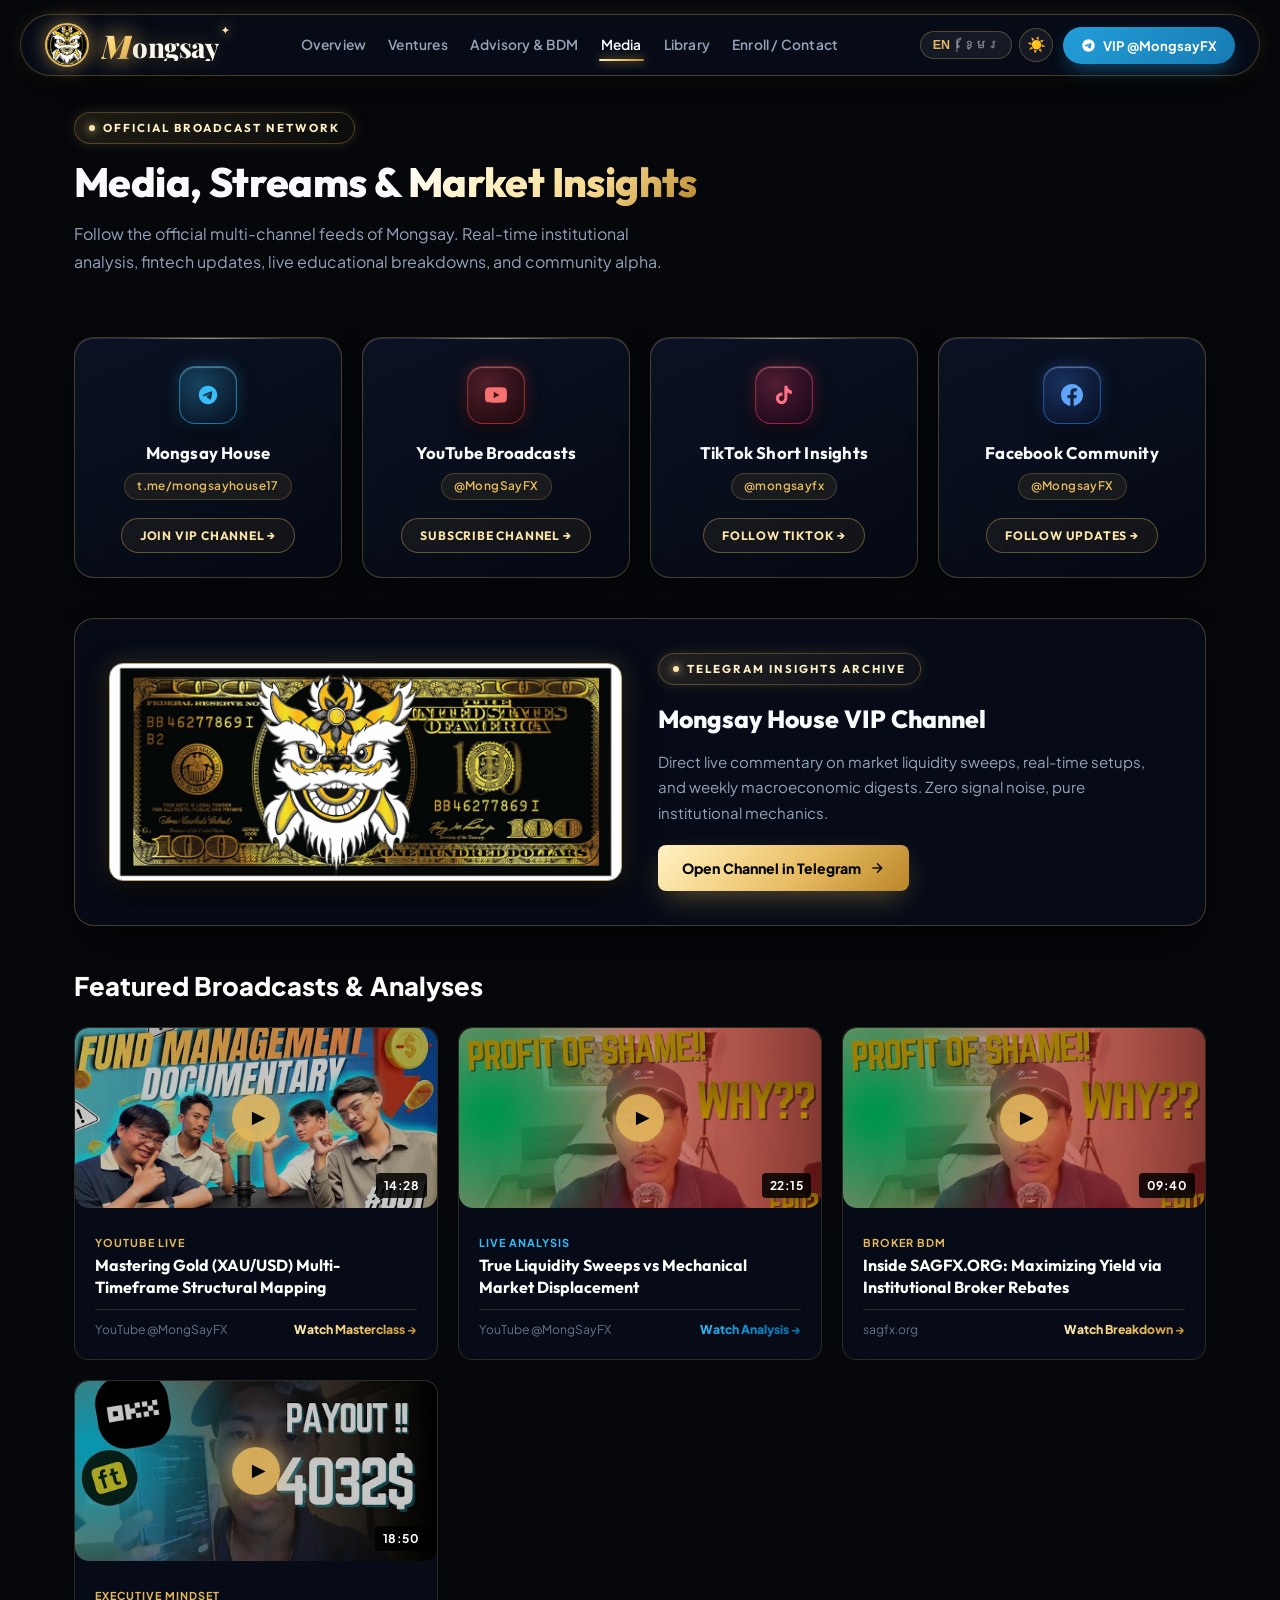
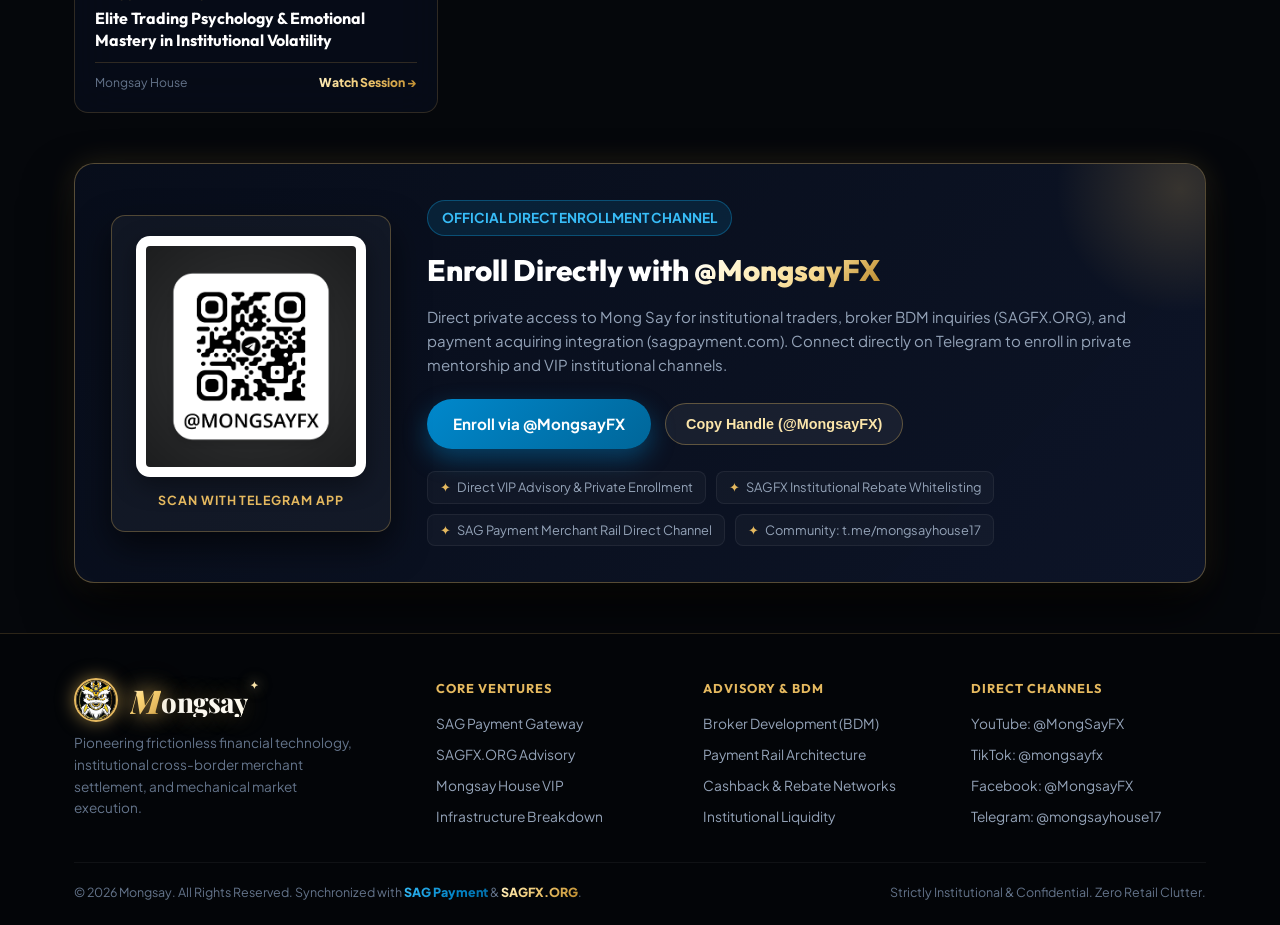
<file: media.html>
<!DOCTYPE html>
<html lang="en">
<head>
  <meta charset="UTF-8">
  <meta name="viewport" content="width=device-width, initial-scale=1.0">
  <title>Media & Broadcast Ecosystem | MongsayFX</title>
  <meta name="description" content="Official media broadcasts, market analysis videos, YouTube channels, TikTok streams, and community archives for Mongsay.">
  <link rel="icon" href="assets/lion-logo.png" type="image/png">
  <link rel="preconnect" href="https://fonts.googleapis.com">
  <link rel="preconnect" href="https://fonts.gstatic.com" crossorigin>
  <link href="https://fonts.googleapis.com/css2?family=Cinzel:wght@600;700;800;900&family=Cormorant+Garamond:ital,wght@0,600;0,700;1,600;1,700&family=Kantumruy+Pro:wght@400;500;600;700;800&family=Outfit:wght@400;500;600;700;800;900&family=Playfair+Display:ital,wght@0,600;0,700;0,800;0,900;1,700&family=Plus+Jakarta+Sans:wght@300;400;500;600;700;800&display=swap" rel="stylesheet">
  <link rel="stylesheet" href="styles.css">
</head>
<body>

  <!-- Background Video Container -->
  <div class="site-bg-wrapper">
    <video autoplay muted loop playsinline preload="auto" poster="assets/lion-gold-strokes.jpg" class="site-bg-video">
      <source src="assets/lion-bg.webm" type="video/webm">
      <source src="assets/lion-bg.mp4" type="video/mp4">
      <source src="assets/lion-gold-strokes.webm" type="video/webm">
      <source src="assets/lion-gold-strokes.mp4" type="video/mp4">
    </video>
    <div class="site-bg-overlay"></div>
    <div class="bg-img-layer"></div>
    <div class="bg-classic-ornament"></div>
    <div class="bg-god-rays"></div>
    <div class="bg-gold-light-sweep"></div>
    <div class="bg-starlight-layer"></div>
    <div class="bg-light-beams-layer"></div>
    <div class="bg-aura-layer"></div>
    <div class="bg-spotlight-layer"></div>
    <div class="bg-margin-flourish-left"></div>
    <div class="bg-margin-flourish-right"></div>
  </div>

  <canvas id="matrixCanvas"></canvas>

  <!-- Widescreen Architectural Flanking Wings (Left Terminal & Right Executive Desk) -->
  <aside class="side-wing-left" aria-label="Terminal Coordinates & Status">
    <div class="wing-bracket-top">┌</div>
    <div class="wing-content">
      <div class="wing-live-status">
        <span class="status-dot online"></span>
        <span class="wing-status-text">SAGPAY NOMINAL</span>
      </div>
      <div class="wing-vertical-track">
        <span class="wing-label">SAG TERMINAL // LAT 11.5564° N, 104.9282° E</span>
      </div>
      <div class="wing-metric-pill">0.09 PIP ECN</div>
    </div>
    <div class="wing-track-line"></div>
    <div class="wing-bracket-bottom">└</div>
  </aside>

  <aside class="side-wing-right" aria-label="Executive Desk Direct Channels">
    <div class="wing-bracket-top">┐</div>
    <div class="wing-content">
      <div class="wing-live-status">
        <span class="status-dot gold-glow"></span>
        <span class="wing-status-text">OFFICE OF MONG SAY</span>
      </div>
      <div class="wing-vertical-track">
        <span class="wing-label">EXECUTIVE ADVISORY // VIP DESK</span>
      </div>
      <div class="wing-actions-col">
        <a href="https://t.me/mongsayhouse17" target="_blank" rel="noopener noreferrer" class="wing-action-node" title="Telegram VIP Community">
          <svg width="13" height="13" fill="currentColor" viewBox="0 0 24 24"><path d="M12 2C6.48 2 2 6.48 2 12s4.48 10 10 10 10-4.48 10-10S17.52 2 12 2zm4.64 6.8c-.15 1.58-.8 5.42-1.13 7.19-.14.75-.42 1-.68 1.03-.58.05-1.02-.38-1.58-.75-.88-.58-1.38-.94-2.23-1.5-.99-.65-.35-1.01.22-1.59.15-.15 2.71-2.48 2.76-2.69a.2.2 0 00-.05-.18c-.06-.05-.14-.03-.21-.02-.09.02-1.49.95-4.22 2.79-.4.27-.76.41-1.08.4-.36-.01-1.04-.2-1.55-.37-.63-.2-1.12-.31-1.08-.66.02-.18.27-.36.75-.55 2.92-1.27 4.86-2.11 5.83-2.51 2.78-1.16 3.35-1.36 3.73-1.36.08 0 .27.02.39.12.1.08.13.19.14.27-.01.06.01.24 0 .37z"/></svg>
        </a>
        <a href="https://www.sagpayment.com" target="_blank" rel="noopener noreferrer" class="wing-action-node logo-node" title="SAG Payment Portal (sagpayment.com)">
          <img src="assets/sp-logo.png" alt="SP Logo" class="wing-logo-img">
        </a>
        <a href="https://sagfx.org" target="_blank" rel="noopener noreferrer" class="wing-action-node logo-node" title="SAGFX Advisory Portal (sagfx.org)">
          <img src="assets/sagfx-logo.png" alt="SAGFX Logo" class="wing-logo-img">
        </a>
      </div>
    </div>
    <div class="wing-track-line"></div>
    <div class="wing-bracket-bottom">┘</div>
  </aside>

  <!-- Minimalist Floating Capsule Navigation -->
  <div class="site-nav-outer">
    <nav class="site-nav">
      <!-- Chinese Lion Face Logo + Luxury Brand Font -->
      <a href="index.html" class="brand-wrapper">
        <img src="assets/lion-logo.png" alt="Mongsay Chinese Lion Crest" class="brand-lion-logo">
        <span class="brand-title"><span class="brand-cap">M</span>ongsay</span>
      </a>

      <ul class="nav-links">
        <li><a href="index.html" data-i18n="nav_overview">Overview</a></li>
        <li><a href="ventures.html" data-i18n="nav_ventures">Ventures</a></li>
        <li><a href="advisory.html" data-i18n="nav_advisory">Advisory & BDM</a></li>
        <li><a href="media.html" class="active" data-i18n="nav_media">Media</a></li>
        <li><a href="books.html" data-i18n="nav_library">Library</a></li>
        <li><a href="index.html#contact" data-i18n="nav_contact">Enroll / Contact</a></li>
      </ul>

      <div class="nav-actions">
        <!-- Bilingual & Theme Controls -->
        <div class="nav-controls">
          <button class="nav-control-btn lang-toggle" id="langToggleBtn" aria-label="Switch Language" title="Switch Language">
            <span class="lang-code active" data-lang="en">EN</span>
            <span class="lang-divider">|</span>
            <span class="lang-code" data-lang="kh">ខ្មែរ</span>
          </button>
          <button class="nav-control-btn theme-toggle" id="themeToggleBtn" aria-label="Toggle Theme" title="Toggle Theme">
            <span class="theme-icon icon-sun">☀️</span>
            <span class="theme-icon icon-moon">🌙</span>
          </button>
        </div>

        <a href="https://t.me/MongsayFX" target="_blank" rel="noopener noreferrer" class="btn-nav-action btn-nav-telegram">
          <svg width="15" height="15" viewBox="0 0 24 24" fill="currentColor"><path d="M12 2C6.48 2 2 6.48 2 12s4.48 10 10 10 10-4.48 10-10S17.52 2 12 2zm4.64 6.8c-.15 1.58-.8 5.42-1.13 7.19-.14.75-.42 1-.68 1.03-.58.05-1.02-.38-1.58-.75-.88-.58-1.38-.94-2.23-1.5-.99-.65-.35-1.01.22-1.59.15-.15 2.71-2.48 2.76-2.69a.2.2 0 00-.05-.18c-.06-.05-.14-.03-.21-.02-.09.02-1.49.95-4.22 2.79-.4.27-.76.41-1.08.4-.36-.01-1.04-.2-1.55-.37-.63-.2-1.12-.31-1.08-.66.02-.18.27-.36.75-.55 2.92-1.27 4.86-2.11 5.83-2.51 2.78-1.16 3.35-1.36 3.73-1.36.08 0 .27.02.39.12.1.08.13.19.14.27-.01.06.01.24 0 .37z"/></svg>
          VIP @MongsayFX
        </a>
        <button class="mobile-toggle" id="mobileNavToggle" aria-label="Toggle navigation">☰</button>
      </div>
    </nav>

    <!-- Mobile Drawer -->
    <div class="nav-mobile-menu" id="mobileNavMenu">
      <div style="display: flex; gap: 10px; margin-bottom: 12px; justify-content: center;">
        <button class="nav-control-btn lang-toggle" style="flex: 1; justify-content: center;">
          <span class="lang-code active" data-lang="en">EN</span> | <span class="lang-code" data-lang="kh">ខ្មែរ</span>
        </button>
        <button class="nav-control-btn theme-toggle" style="flex: 1; justify-content: center;">
          <span class="theme-icon icon-sun">☀️</span> / <span class="theme-icon icon-moon">🌙</span>
        </button>
      </div>
      <a href="index.html" data-i18n="nav_overview">Overview</a>
      <a href="ventures.html" data-i18n="nav_ventures">Ventures</a>
      <a href="advisory.html" data-i18n="nav_advisory">Advisory & BDM</a>
      <a href="media.html" data-i18n="nav_media">Media</a>
      <a href="books.html" data-i18n="nav_library">Library</a>
      <a href="index.html#contact" data-i18n="nav_contact">Enroll / Contact</a>
      <a href="https://t.me/MongsayFX" target="_blank" class="btn-primary" style="justify-content: center;" data-i18n="hero_cta_enroll">Enroll via @MongsayFX</a>
    </div>
  </div>

  <main>
    <section class="hero-section" style="padding: 50px 0 24px;">
      <div class="container">
        <div class="section-tag"><span class="dot"></span> OFFICIAL BROADCAST NETWORK</div>
        <h1 class="section-title">
          Media, Streams & <span class="gold-gradient-text">Market Insights</span>
        </h1>
        <p class="section-desc">
          Follow the official multi-channel feeds of Mongsay. Real-time institutional analysis, fintech updates, live educational breakdowns, and community alpha.
        </p>
      </div>
    </section>

    <!-- Channels Grid -->
    <section class="media-section" style="padding: 0 0 50px; background: transparent;">
      <div class="container">
        <div class="media-channel-grid" style="margin-bottom: 40px;">
          <a href="https://t.me/mongsayhouse17" target="_blank" rel="noopener noreferrer" class="channel-card">
            <div class="channel-icon tg">
              <svg width="22" height="22" fill="currentColor" viewBox="0 0 24 24"><path d="M12 2C6.48 2 2 6.48 2 12s4.48 10 10 10 10-4.48 10-10S17.52 2 12 2zm4.64 6.8c-.15 1.58-.8 5.42-1.13 7.19-.14.75-.42 1-.68 1.03-.58.05-1.02-.38-1.58-.75-.88-.58-1.38-.94-2.23-1.5-.99-.65-.35-1.01.22-1.59.15-.15 2.71-2.48 2.76-2.69a.2.2 0 00-.05-.18c-.06-.05-.14-.03-.21-.02-.09.02-1.49.95-4.22 2.79-.4.27-.76.41-1.08.4-.36-.01-1.04-.2-1.55-.37-.63-.2-1.12-.31-1.08-.66.02-.18.27-.36.75-.55 2.92-1.27 4.86-2.11 5.83-2.51 2.78-1.16 3.35-1.36 3.73-1.36.08 0 .27.02.39.12.1.08.13.19.14.27-.01.06.01.24 0 .37z"/></svg>
            </div>
            <h4>Mongsay House</h4>
            <span>t.me/mongsayhouse17</span>
            <div class="btn-connect">Join VIP Channel →</div>
          </a>

          <a href="https://www.youtube.com/@MongSayFX" target="_blank" rel="noopener noreferrer" class="channel-card">
            <div class="channel-icon yt">
              <svg width="22" height="22" fill="currentColor" viewBox="0 0 24 24"><path d="M23.498 6.186a3.016 3.016 0 0 0-2.122-2.136C19.505 3.545 12 3.545 12 3.545s-7.505 0-9.377.505A3.017 3.017 0 0 0 .502 6.186C0 8.07 0 12 0 12s0 3.93.502 5.814a3.016 3.016 0 0 0 2.122 2.136c1.871.505 9.376.505 9.376.505s7.505 0 9.377-.505a3.015 3.015 0 0 0 2.122-2.136C24 15.93 24 12 24 12s0-3.93-.502-5.814zM9.545 15.568V8.432L15.818 12l-6.273 3.568z"/></svg>
            </div>
            <h4>YouTube Broadcasts</h4>
            <span>@MongSayFX</span>
            <div class="btn-connect">Subscribe Channel →</div>
          </a>

          <a href="https://www.tiktok.com/@mongsayfx?is_from_webapp=1&sender_device=pc" target="_blank" rel="noopener noreferrer" class="channel-card">
            <div class="channel-icon tk">
              <svg width="22" height="22" fill="currentColor" viewBox="0 0 24 24"><path d="M19.59 6.69a4.83 4.83 0 0 1-3.77-4.25V2h-3.45v13.67a2.89 2.89 0 0 1-5.2 1.74 2.89 2.89 0 0 1 2.31-4.64 2.93 2.93 0 0 1 .88.13V9.4a6.84 6.84 0 0 0-1-.05A6.33 6.33 0 0 0 3 15.68 6.34 6.34 0 0 0 9.35 22a6.33 6.33 0 0 0 6.33-6.32V9.17a8.16 8.16 0 0 0 4.91 1.63V7.36a4.85 4.85 0 0 1-1-.67z"/></svg>
            </div>
            <h4>TikTok Short Insights</h4>
            <span>@mongsayfx</span>
            <div class="btn-connect">Follow TikTok →</div>
          </a>

          <a href="https://web.facebook.com/MongsayFX" target="_blank" rel="noopener noreferrer" class="channel-card">
            <div class="channel-icon fb">
              <svg width="22" height="22" fill="currentColor" viewBox="0 0 24 24"><path d="M24 12.073c0-6.627-5.373-12-12-12s-12 5.373-12 12c0 5.99 4.388 10.954 10.125 11.854v-8.385H7.078v-3.47h3.047V9.43c0-3.007 1.792-4.669 4.533-4.669 1.312 0 2.686.235 2.686.235v2.953H15.83c-1.491 0-1.956.925-1.956 1.874v2.25h3.328l-.532 3.47h-2.796v8.385C19.612 23.027 24 18.062 24 12.073z"/></svg>
            </div>
            <h4>Facebook Community</h4>
            <span>@MongsayFX</span>
            <div class="btn-connect">Follow Updates →</div>
          </a>
        </div>

        <!-- Featured Media Sections -->
        <div class="crest-showcase" style="margin-bottom: 40px;">
          <div class="crest-banner-wrap">
            <img src="assets/002.jpg" alt="Mongsay House Alpha">
          </div>
          <div class="crest-info">
            <div class="section-tag"><span class="dot"></span> TELEGRAM INSIGHTS ARCHIVE</div>
            <h3>Mongsay House VIP Channel</h3>
            <p>
              Direct live commentary on market liquidity sweeps, real-time setups, and weekly macroeconomic digests. Zero signal noise, pure institutional mechanics.
            </p>
            <a href="https://t.me/mongsayhouse17" target="_blank" class="btn-primary btn-nav-telegram">
              Open Channel in Telegram
              <svg width="16" height="16" fill="none" stroke="currentColor" stroke-width="2.2" viewBox="0 0 24 24"><path d="M5 12h14M12 5l7 7-7 7"/></svg>
            </a>
          </div>
        </div>

        <!-- Video Grid -->
        <h2 style="font-size: 1.6rem; font-weight: 800; margin-bottom: 20px; color: #fff;">
          Featured Broadcasts & Analyses
        </h2>

        <div class="media-feed-grid">
          <div class="feed-item">
            <div class="feed-thumb">
              <img src="assets/yt-thumb-1.jpg" alt="Institutional Trading Breakdown">
              <span class="feed-thumb-duration">14:28</span>
              <div class="feed-thumb-play">▶</div>
            </div>
            <div class="feed-content">
              <div>
                <span class="feed-badge">YouTube Live</span>
                <h3 class="feed-title">Mastering Gold (XAU/USD) Multi-Timeframe Structural Mapping</h3>
              </div>
              <div class="feed-meta">
                <span>YouTube @MongSayFX</span>
                <a href="https://www.youtube.com/watch?v=_2zz8euc_Z8" target="_blank" class="gold-text">Watch Masterclass →</a>
              </div>
            </div>
          </div>

          <div class="feed-item">
            <div class="feed-thumb">
              <img src="assets/yt-thumb-2.jpg" alt="Gold Structural Execution">
              <span class="feed-thumb-duration">22:15</span>
              <div class="feed-thumb-play">▶</div>
            </div>
            <div class="feed-content">
              <div>
                <span class="feed-badge" style="color: #38bdf8;">Live Analysis</span>
                <h3 class="feed-title">True Liquidity Sweeps vs Mechanical Market Displacement</h3>
              </div>
              <div class="feed-meta">
                <span>YouTube @MongSayFX</span>
                <a href="https://www.youtube.com/watch?v=qE3lhDE3FhQ" target="_blank" class="blue-text">Watch Analysis →</a>
              </div>
            </div>
          </div>

          <div class="feed-item">
            <div class="feed-thumb">
              <img src="assets/yt-thumb-3.jpg" alt="SAGFX Broker Rebates">
              <span class="feed-thumb-duration">09:40</span>
              <div class="feed-thumb-play">▶</div>
            </div>
            <div class="feed-content">
              <div>
                <span class="feed-badge">Broker BDM</span>
                <h3 class="feed-title">Inside SAGFX.ORG: Maximizing Yield via Institutional Broker Rebates</h3>
              </div>
              <div class="feed-meta">
                <span>sagfx.org</span>
                <a href="https://www.youtube.com/watch?v=pxbY_GL59yw" target="_blank" class="gold-text">Watch Breakdown →</a>
              </div>
            </div>
          </div>

          <div class="feed-item">
            <div class="feed-thumb">
              <img src="assets/yt-thumb-4.jpg" alt="Psychology and Trading Mindset">
              <span class="feed-thumb-duration">18:50</span>
              <div class="feed-thumb-play">▶</div>
            </div>
            <div class="feed-content">
              <div>
                <span class="feed-badge">Executive Mindset</span>
                <h3 class="feed-title">Elite Trading Psychology & Emotional Mastery in Institutional Volatility</h3>
              </div>
              <div class="feed-meta">
                <span>Mongsay House</span>
                <a href="https://www.youtube.com/watch?v=2EcgeuzwvFo" target="_blank" class="gold-text">Watch Session →</a>
              </div>
            </div>
          </div>
        </div>

        <!-- Personal Telegram VIP Direct Enrollment Card -->
        <div class="telegram-enroll-container" style="margin-top: 50px;">
          <div class="telegram-enroll-grid">
            <div class="telegram-qr-card">
              <img src="assets/telegram-qr.png" alt="@MONGSAYFX Telegram QR Code" class="telegram-qr-img">
              <div class="telegram-qr-caption" data-i18n="telegram_caption">
                <svg width="14" height="14" viewBox="0 0 24 24" fill="currentColor"><path d="M12 2C6.48 2 2 6.48 2 12s4.48 10 10 10 10-4.48 10-10S17.52 2 12 2zm4.64 6.8c-.15 1.58-.8 5.42-1.13 7.19-.14.75-.42 1-.68 1.03-.58.05-1.02-.38-1.58-.75-.88-.58-1.38-.94-2.23-1.5-.99-.65-.35-1.01.22-1.59.15-.15 2.71-2.48 2.76-2.69a.2.2 0 00-.05-.18c-.06-.05-.14-.03-.21-.02-.09.02-1.49.95-4.22 2.79-.4.27-.76.41-1.08.4-.36-.01-1.04-.2-1.55-.37-.63-.2-1.12-.31-1.08-.66.02-.18.27-.36.75-.55 2.92-1.27 4.86-2.11 5.83-2.51 2.78-1.16 3.35-1.36 3.73-1.36.08 0 .27.02.39.12.1.08.13.19.14.27-.01.06.01.24 0 .37z"/></svg>
                Scan with Telegram App
              </div>
            </div>

            <div class="telegram-enroll-info">
              <div class="telegram-handle-badge" data-i18n="telegram_tag">
                <span class="verified-dot"></span>
                OFFICIAL DIRECT ENROLLMENT CHANNEL
              </div>

              <h2 class="telegram-enroll-title" data-i18n="telegram_title">
                Enroll Directly with <span class="gold-gradient-text">@MongsayFX</span>
              </h2>

              <p class="telegram-enroll-desc" data-i18n="telegram_desc">
                Direct private access to Mong Say for institutional traders, broker BDM inquiries (SAGFX.ORG), and payment acquiring integration (sagpayment.com). Connect directly on Telegram to enroll in private mentorship and VIP institutional channels.
              </p>

              <div class="telegram-actions-row">
                <a href="https://t.me/MongsayFX" target="_blank" rel="noopener noreferrer" class="btn-telegram-primary" data-i18n="telegram_btn_enroll">
                  <svg width="18" height="18" viewBox="0 0 24 24" fill="currentColor"><path d="M12 2C6.48 2 2 6.48 2 12s4.48 10 10 10 10-4.48 10-10S17.52 2 12 2zm4.64 6.8c-.15 1.58-.8 5.42-1.13 7.19-.14.75-.42 1-.68 1.03-.58.05-1.02-.38-1.58-.75-.88-.58-1.38-.94-2.23-1.5-.99-.65-.35-1.01.22-1.59.15-.15 2.71-2.48 2.76-2.69a.2.2 0 00-.05-.18c-.06-.05-.14-.03-.21-.02-.09.02-1.49.95-4.22 2.79-.4.27-.76.41-1.08.4-.36-.01-1.04-.2-1.55-.37-.63-.2-1.12-.31-1.08-.66.02-.18.27-.36.75-.55 2.92-1.27 4.86-2.11 5.83-2.51 2.78-1.16 3.35-1.36 3.73-1.36.08 0 .27.02.39.12.1.08.13.19.14.27-.01.06.01.24 0 .37z"/></svg>
                  Enroll via @MongsayFX
                </a>
                <button type="button" class="btn-copy-handle" data-copy-telegram="@MongsayFX" data-i18n="telegram_btn_copy">
                  <svg width="16" height="16" fill="none" stroke="currentColor" stroke-width="2" viewBox="0 0 24 24"><rect x="9" y="9" width="13" height="13" rx="2" ry="2"/><path d="M5 15H4a2 2 0 0 1-2-2V4a2 2 0 0 1 2-2h9a2 2 0 0 1 2 2v1"/></svg>
                  Copy Handle (@MongsayFX)
                </button>
              </div>

              <div class="vip-perks-pills">
                <div class="vip-perk-item"><span>✦</span> Direct VIP Advisory & Private Enrollment</div>
                <div class="vip-perk-item"><span>✦</span> SAGFX Institutional Rebate Whitelisting</div>
                <div class="vip-perk-item"><span>✦</span> SAG Payment Merchant Rail Direct Channel</div>
                <div class="vip-perk-item"><span>✦</span> Community: t.me/mongsayhouse17</div>
              </div>
            </div>
          </div>
        </div>
      </div>
    </section>
  </main>

  <!-- Global Footer -->
  <footer class="site-footer">
    <div class="container">
      <div class="footer-top">
        <div class="footer-brand">
          <div class="brand-wrapper" style="margin-bottom: 10px;">
            <img src="assets/lion-logo.png" alt="Mongsay Chinese Lion Crest" class="brand-lion-logo">
            <span class="brand-title"><span class="brand-cap">M</span>ongsay</span>
          </div>
          <p>
            Pioneering frictionless financial technology, institutional cross-border merchant settlement, and mechanical market execution.
          </p>
        </div>

        <div class="footer-col">
          <h5>Core Ventures</h5>
          <ul class="footer-links">
            <li><a href="https://www.sagpayment.com" target="_blank">SAG Payment Gateway</a></li>
            <li><a href="https://sagfx.org" target="_blank">SAGFX.ORG Advisory</a></li>
            <li><a href="https://t.me/mongsayhouse17" target="_blank">Mongsay House VIP</a></li>
            <li><a href="ventures.html">Infrastructure Breakdown</a></li>
          </ul>
        </div>

        <div class="footer-col">
          <h5>Advisory & BDM</h5>
          <ul class="footer-links">
            <li><a href="advisory.html#broker">Broker Development (BDM)</a></li>
            <li><a href="advisory.html#gateway">Payment Rail Architecture</a></li>
            <li><a href="advisory.html#rebates">Cashback & Rebate Networks</a></li>
            <li><a href="advisory.html#market">Institutional Liquidity</a></li>
          </ul>
        </div>

        <div class="footer-col">
          <h5>Direct Channels</h5>
          <ul class="footer-links">
            <li><a href="https://www.youtube.com/@MongSayFX" target="_blank">YouTube: @MongSayFX</a></li>
            <li><a href="https://www.tiktok.com/@mongsayfx?is_from_webapp=1&sender_device=pc" target="_blank">TikTok: @mongsayfx</a></li>
            <li><a href="https://web.facebook.com/MongsayFX" target="_blank">Facebook: @MongsayFX</a></li>
            <li><a href="https://t.me/mongsayhouse17" target="_blank">Telegram: @mongsayhouse17</a></li>
          </ul>
        </div>
      </div>

      <div class="footer-bottom">
        <div>
          © 2026 Mongsay. All Rights Reserved. Synchronized with <a href="https://www.sagpayment.com" target="_blank" class="blue-text">SAG Payment</a> & <a href="https://sagfx.org" target="_blank" class="gold-text">SAGFX.ORG</a>.
        </div>
        <div>
          Strictly Institutional & Confidential. Zero Retail Clutter.
        </div>
      </div>
    </div>
  </footer>

  <script src="script.js"></script>
</body>
</html>
</file>
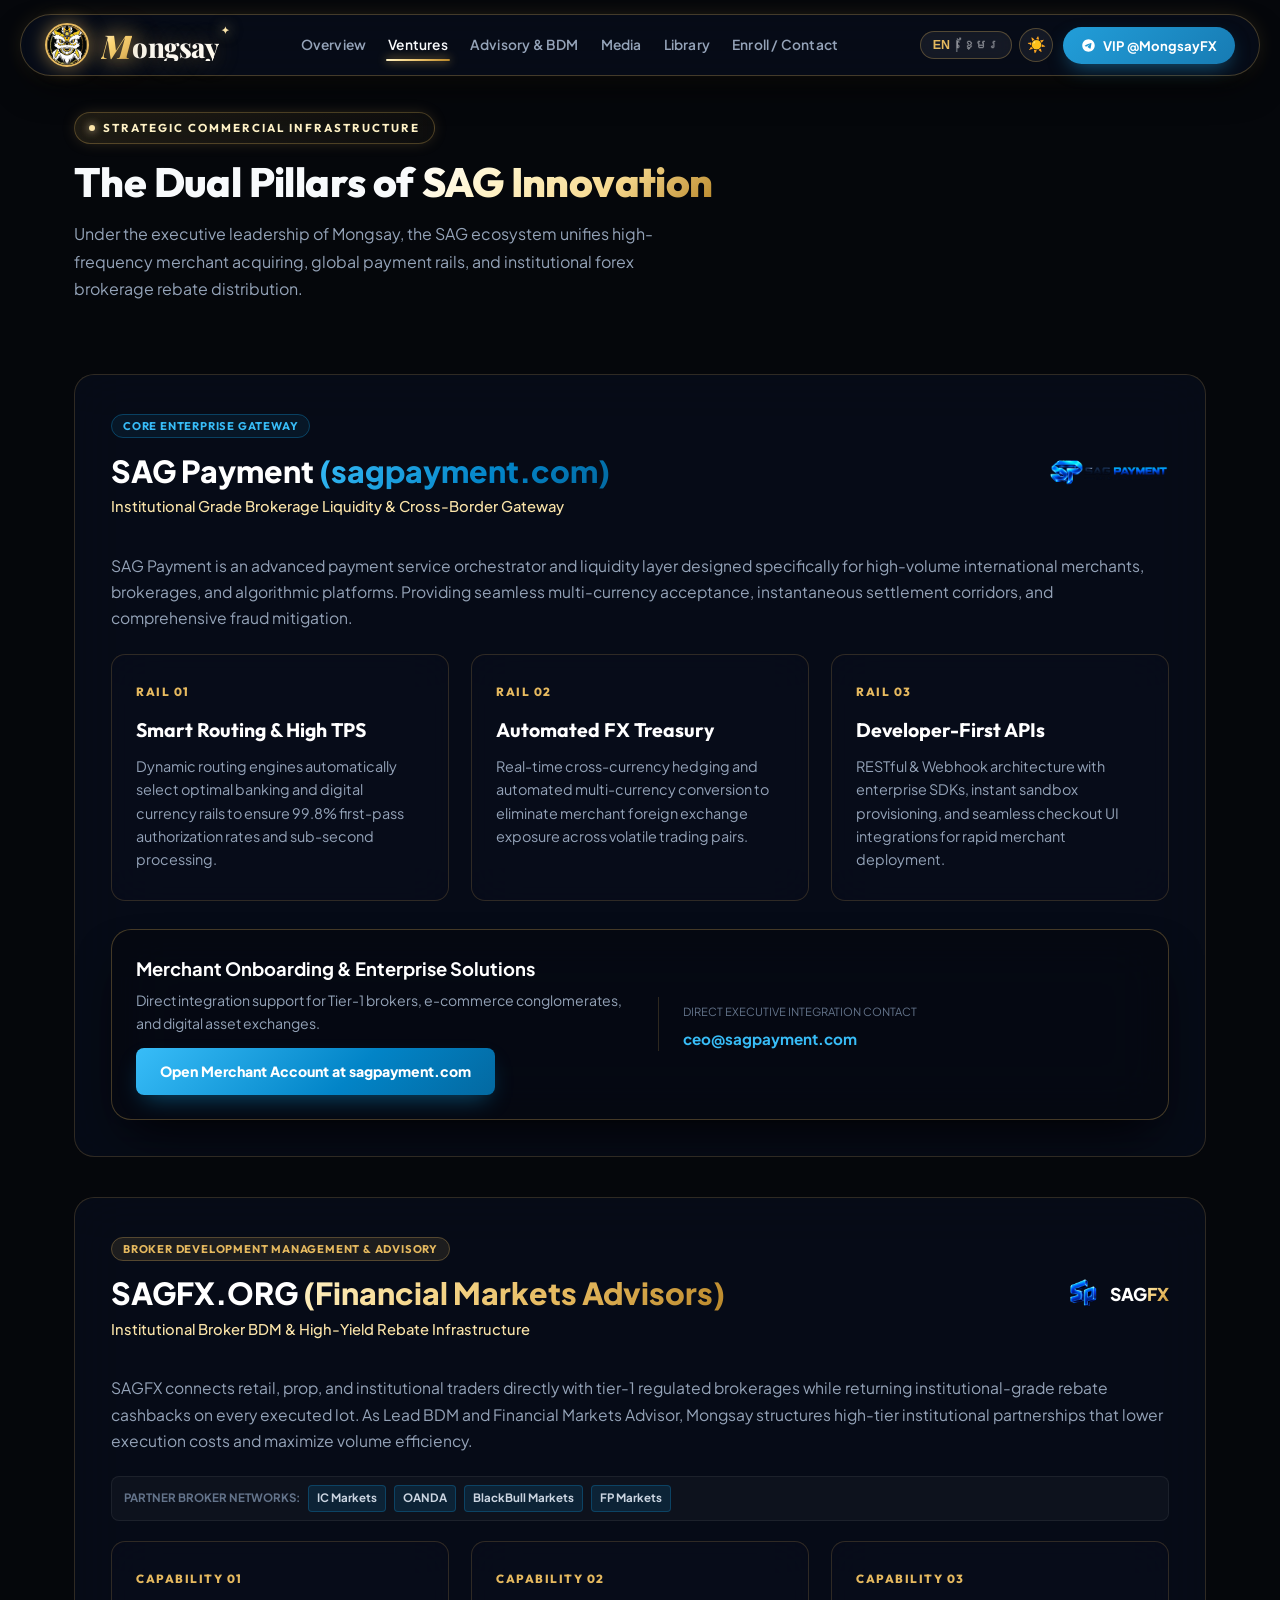
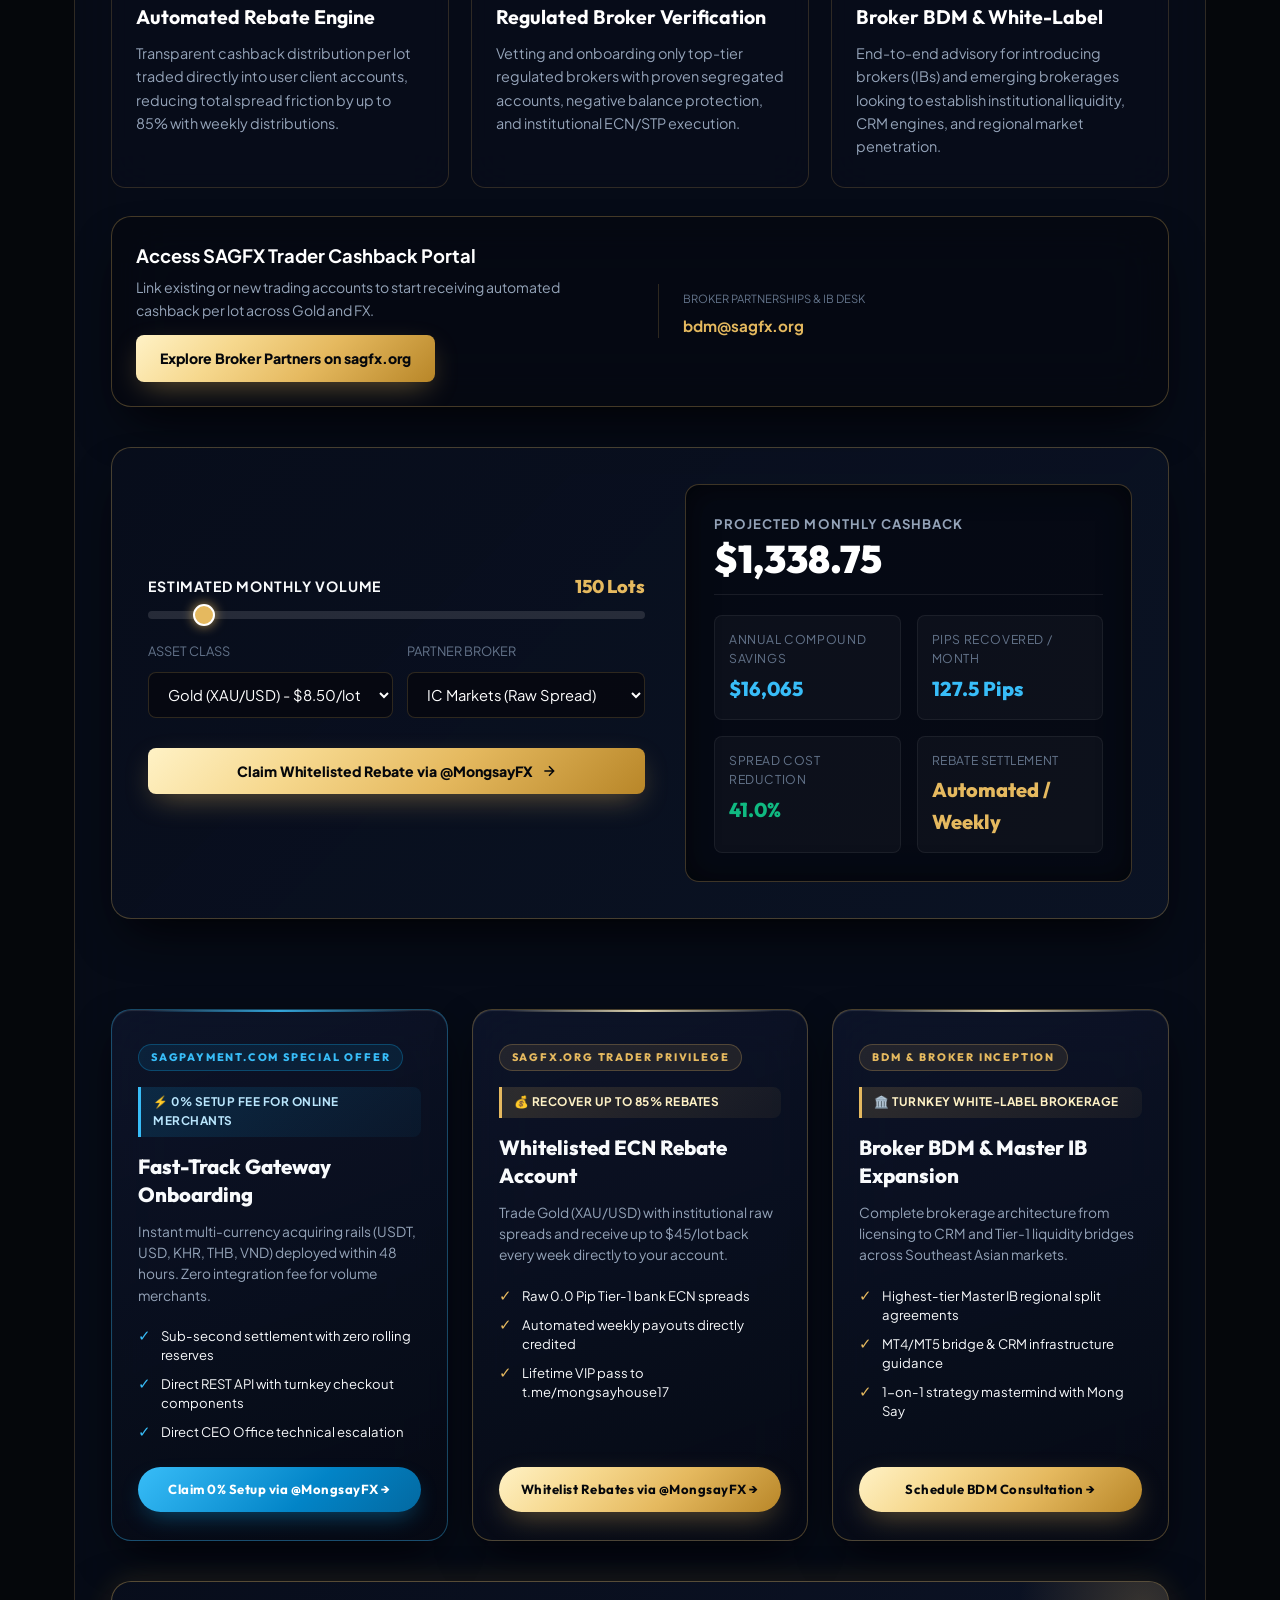
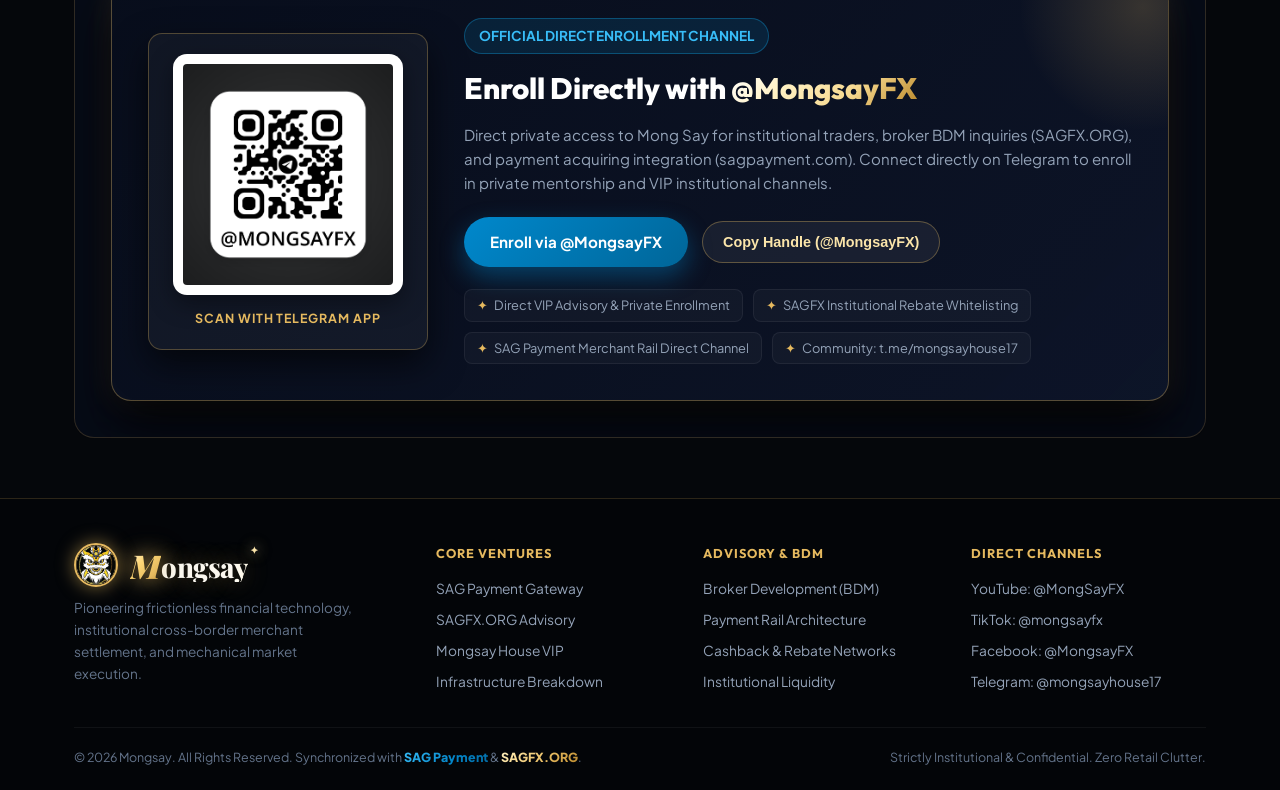
<file: ventures.html>
<!DOCTYPE html>
<html lang="en">
<head>
  <meta charset="UTF-8">
  <meta name="viewport" content="width=device-width, initial-scale=1.0">
  <title>SAG Ventures | SAG Payment & SAGFX Infrastructure | Mongsay</title>
  <meta name="description" content="Technical architecture and operational breakdown of SAG Payment Gateway (sagpayment.com) and SAGFX.ORG Financial Markets Advisory founded and led by Mongsay.">
  <link rel="icon" href="assets/lion-logo.png" type="image/png">
  <link rel="preconnect" href="https://fonts.googleapis.com">
  <link rel="preconnect" href="https://fonts.gstatic.com" crossorigin>
  <link href="https://fonts.googleapis.com/css2?family=Cinzel:wght@600;700;800;900&family=Cormorant+Garamond:ital,wght@0,600;0,700;1,600;1,700&family=Kantumruy+Pro:wght@400;500;600;700;800&family=Outfit:wght@400;500;600;700;800;900&family=Playfair+Display:ital,wght@0,600;0,700;0,800;0,900;1,700&family=Plus+Jakarta+Sans:wght@300;400;500;600;700;800&display=swap" rel="stylesheet">
  <link rel="stylesheet" href="styles.css">
</head>
<body>

  <!-- Background Video Container -->
  <div class="site-bg-wrapper">
    <video autoplay muted loop playsinline preload="auto" poster="assets/lion-gold-strokes.jpg" class="site-bg-video">
      <source src="assets/lion-bg.webm" type="video/webm">
      <source src="assets/lion-bg.mp4" type="video/mp4">
      <source src="assets/lion-gold-strokes.webm" type="video/webm">
      <source src="assets/lion-gold-strokes.mp4" type="video/mp4">
    </video>
    <div class="site-bg-overlay"></div>
    <div class="bg-img-layer"></div>
    <div class="bg-classic-ornament"></div>
    <div class="bg-god-rays"></div>
    <div class="bg-gold-light-sweep"></div>
    <div class="bg-starlight-layer"></div>
    <div class="bg-light-beams-layer"></div>
    <div class="bg-aura-layer"></div>
    <div class="bg-spotlight-layer"></div>
    <div class="bg-margin-flourish-left"></div>
    <div class="bg-margin-flourish-right"></div>
  </div>

  <canvas id="matrixCanvas"></canvas>

  <!-- Widescreen Architectural Flanking Wings (Left Terminal & Right Executive Desk) -->
  <aside class="side-wing-left" aria-label="Terminal Coordinates & Status">
    <div class="wing-bracket-top">┌</div>
    <div class="wing-content">
      <div class="wing-live-status">
        <span class="status-dot online"></span>
        <span class="wing-status-text">SAGPAY NOMINAL</span>
      </div>
      <div class="wing-vertical-track">
        <span class="wing-label">SAG TERMINAL // LAT 11.5564° N, 104.9282° E</span>
      </div>
      <div class="wing-metric-pill">0.09 PIP ECN</div>
    </div>
    <div class="wing-track-line"></div>
    <div class="wing-bracket-bottom">└</div>
  </aside>

  <aside class="side-wing-right" aria-label="Executive Desk Direct Channels">
    <div class="wing-bracket-top">┐</div>
    <div class="wing-content">
      <div class="wing-live-status">
        <span class="status-dot gold-glow"></span>
        <span class="wing-status-text">OFFICE OF MONG SAY</span>
      </div>
      <div class="wing-vertical-track">
        <span class="wing-label">EXECUTIVE ADVISORY // VIP DESK</span>
      </div>
      <div class="wing-actions-col">
        <a href="https://t.me/mongsayhouse17" target="_blank" rel="noopener noreferrer" class="wing-action-node" title="Telegram VIP Community">
          <svg width="13" height="13" fill="currentColor" viewBox="0 0 24 24"><path d="M12 2C6.48 2 2 6.48 2 12s4.48 10 10 10 10-4.48 10-10S17.52 2 12 2zm4.64 6.8c-.15 1.58-.8 5.42-1.13 7.19-.14.75-.42 1-.68 1.03-.58.05-1.02-.38-1.58-.75-.88-.58-1.38-.94-2.23-1.5-.99-.65-.35-1.01.22-1.59.15-.15 2.71-2.48 2.76-2.69a.2.2 0 00-.05-.18c-.06-.05-.14-.03-.21-.02-.09.02-1.49.95-4.22 2.79-.4.27-.76.41-1.08.4-.36-.01-1.04-.2-1.55-.37-.63-.2-1.12-.31-1.08-.66.02-.18.27-.36.75-.55 2.92-1.27 4.86-2.11 5.83-2.51 2.78-1.16 3.35-1.36 3.73-1.36.08 0 .27.02.39.12.1.08.13.19.14.27-.01.06.01.24 0 .37z"/></svg>
        </a>
        <a href="https://www.sagpayment.com" target="_blank" rel="noopener noreferrer" class="wing-action-node logo-node" title="SAG Payment Portal (sagpayment.com)">
          <img src="assets/sp-logo.png" alt="SP Logo" class="wing-logo-img">
        </a>
        <a href="https://sagfx.org" target="_blank" rel="noopener noreferrer" class="wing-action-node logo-node" title="SAGFX Advisory Portal (sagfx.org)">
          <img src="assets/sagfx-logo.png" alt="SAGFX Logo" class="wing-logo-img">
        </a>
      </div>
    </div>
    <div class="wing-track-line"></div>
    <div class="wing-bracket-bottom">┘</div>
  </aside>

  <!-- Minimalist Floating Capsule Navigation -->
  <div class="site-nav-outer">
    <nav class="site-nav">
      <!-- Chinese Lion Face Logo + Luxury Brand Font -->
      <a href="index.html" class="brand-wrapper">
        <img src="assets/lion-logo.png" alt="Mongsay Chinese Lion Crest" class="brand-lion-logo">
        <span class="brand-title"><span class="brand-cap">M</span>ongsay</span>
      </a>

      <ul class="nav-links">
        <li><a href="index.html" data-i18n="nav_overview">Overview</a></li>
        <li><a href="ventures.html" class="active" data-i18n="nav_ventures">Ventures</a></li>
        <li><a href="advisory.html" data-i18n="nav_advisory">Advisory & BDM</a></li>
        <li><a href="media.html" data-i18n="nav_media">Media</a></li>
        <li><a href="books.html" data-i18n="nav_library">Library</a></li>
        <li><a href="index.html#contact" data-i18n="nav_contact">Enroll / Contact</a></li>
      </ul>

      <div class="nav-actions">
        <!-- Bilingual & Theme Controls -->
        <div class="nav-controls">
          <button class="nav-control-btn lang-toggle" id="langToggleBtn" aria-label="Switch Language" title="Switch Language">
            <span class="lang-code active" data-lang="en">EN</span>
            <span class="lang-divider">|</span>
            <span class="lang-code" data-lang="kh">ខ្មែរ</span>
          </button>
          <button class="nav-control-btn theme-toggle" id="themeToggleBtn" aria-label="Toggle Theme" title="Toggle Theme">
            <span class="theme-icon icon-sun">☀️</span>
            <span class="theme-icon icon-moon">🌙</span>
          </button>
        </div>

        <a href="https://t.me/MongsayFX" target="_blank" rel="noopener noreferrer" class="btn-nav-action btn-nav-telegram">
          <svg width="15" height="15" viewBox="0 0 24 24" fill="currentColor"><path d="M12 2C6.48 2 2 6.48 2 12s4.48 10 10 10 10-4.48 10-10S17.52 2 12 2zm4.64 6.8c-.15 1.58-.8 5.42-1.13 7.19-.14.75-.42 1-.68 1.03-.58.05-1.02-.38-1.58-.75-.88-.58-1.38-.94-2.23-1.5-.99-.65-.35-1.01.22-1.59.15-.15 2.71-2.48 2.76-2.69a.2.2 0 00-.05-.18c-.06-.05-.14-.03-.21-.02-.09.02-1.49.95-4.22 2.79-.4.27-.76.41-1.08.4-.36-.01-1.04-.2-1.55-.37-.63-.2-1.12-.31-1.08-.66.02-.18.27-.36.75-.55 2.92-1.27 4.86-2.11 5.83-2.51 2.78-1.16 3.35-1.36 3.73-1.36.08 0 .27.02.39.12.1.08.13.19.14.27-.01.06.01.24 0 .37z"/></svg>
          VIP @MongsayFX
        </a>
        <button class="mobile-toggle" id="mobileNavToggle" aria-label="Toggle navigation">☰</button>
      </div>
    </nav>

    <!-- Mobile Drawer -->
    <div class="nav-mobile-menu" id="mobileNavMenu">
      <div style="display: flex; gap: 10px; margin-bottom: 12px; justify-content: center;">
        <button class="nav-control-btn lang-toggle" style="flex: 1; justify-content: center;">
          <span class="lang-code active" data-lang="en">EN</span> | <span class="lang-code" data-lang="kh">ខ្មែរ</span>
        </button>
        <button class="nav-control-btn theme-toggle" style="flex: 1; justify-content: center;">
          <span class="theme-icon icon-sun">☀️ Light</span>
          <span class="theme-icon icon-moon">🌙 Dark</span>
        </button>
      </div>
      <a href="index.html" data-i18n="nav_overview">Overview</a>
      <a href="ventures.html" data-i18n="nav_ventures">Ventures</a>
      <a href="advisory.html" data-i18n="nav_advisory">Advisory & BDM</a>
      <a href="media.html" data-i18n="nav_media">Media</a>
      <a href="books.html" data-i18n="nav_library">Library</a>
      <a href="index.html#contact" data-i18n="nav_contact">Enroll / Contact</a>
      <a href="https://t.me/MongsayFX" target="_blank" class="btn-primary" style="justify-content: center;">Enroll via @MongsayFX</a>
    </div>
  </div>

  <main>
    <section class="hero-section" style="padding: 50px 0 24px;">
      <div class="container">
        <div class="section-tag"><span class="dot"></span> STRATEGIC COMMERCIAL INFRASTRUCTURE</div>
        <h1 class="section-title">
          The Dual Pillars of <span class="gold-gradient-text">SAG Innovation</span>
        </h1>
        <p class="section-desc">
          Under the executive leadership of Mongsay, the SAG ecosystem unifies high-frequency merchant acquiring, global payment rails, and institutional forex brokerage rebate distribution.
        </p>
      </div>
    </section>

    <!-- Deep Dive 1: SAG Payment with Official Logo -->
    <section class="ventures-section" id="sagpayment" style="padding: 10px 0 60px;">
      <div class="container">
        <div class="venture-card" style="padding: 36px; margin-bottom: 40px;">
          <div class="venture-header">
            <div>
              <span class="venture-badge-role" style="color: #38bdf8; border-color: rgba(14, 165, 233, 0.3); background: rgba(14, 165, 233, 0.08);">
                Core Enterprise Gateway
              </span>
              <h2 style="font-size: 1.9rem; font-weight: 800; margin-top: 10px; color: #fff;">
                SAG Payment <span class="blue-text">(sagpayment.com)</span>
              </h2>
              <div class="venture-tagline">Institutional Grade Brokerage Liquidity & Cross-Border Gateway</div>
            </div>
            <img src="assets/sagpayment-logo.png" alt="SAG Payment" style="max-height: 42px; width: auto;">
          </div>

          <p class="venture-desc" style="font-size: 0.98rem;">
            SAG Payment is an advanced payment service orchestrator and liquidity layer designed specifically for high-volume international merchants, brokerages, and algorithmic platforms. Providing seamless multi-currency acceptance, instantaneous settlement corridors, and comprehensive fraud mitigation.
          </p>

          <div class="pillars-grid" style="margin-bottom: 28px;">
            <div class="pillar-card">
              <div class="pillar-num">RAIL 01</div>
              <h3>Smart Routing & High TPS</h3>
              <p>Dynamic routing engines automatically select optimal banking and digital currency rails to ensure 99.8% first-pass authorization rates and sub-second processing.</p>
            </div>
            <div class="pillar-card">
              <div class="pillar-num">RAIL 02</div>
              <h3>Automated FX Treasury</h3>
              <p>Real-time cross-currency hedging and automated multi-currency conversion to eliminate merchant foreign exchange exposure across volatile trading pairs.</p>
            </div>
            <div class="pillar-card">
              <div class="pillar-num">RAIL 03</div>
              <h3>Developer-First APIs</h3>
              <p>RESTful & Webhook architecture with enterprise SDKs, instant sandbox provisioning, and seamless checkout UI integrations for rapid merchant deployment.</p>
            </div>
          </div>

          <div class="crest-showcase" style="padding: 24px; background: rgba(6, 9, 16, 0.75);">
            <div>
              <h4 style="font-size: 1.15rem; font-weight: 700; margin-bottom: 6px; color: #fff;">Merchant Onboarding & Enterprise Solutions</h4>
              <p style="color: var(--text-secondary); font-size: 0.88rem; margin-bottom: 14px;">
                Direct integration support for Tier-1 brokers, e-commerce conglomerates, and digital asset exchanges.
              </p>
              <a href="https://www.sagpayment.com" target="_blank" class="btn-primary btn-sp-blue">Open Merchant Account at sagpayment.com</a>
            </div>
            <div style="border-left: 1px solid var(--border-subtle); padding-left: 24px;">
              <span style="font-size: 0.7rem; color: var(--text-muted); text-transform: uppercase;">Direct Executive Integration Contact</span>
              <p style="font-size: 0.95rem; font-weight: 700; color: var(--text-blue); margin-top: 4px;">ceo@sagpayment.com</p>
            </div>
          </div>
        </div>

        <!-- Deep Dive 2: SAGFX with Official Logo & Broker Partners -->
        <div class="venture-card gold-venture" id="sagfx" style="padding: 36px;">
          <div class="venture-header">
            <div>
              <span class="venture-badge-role">Broker Development Management & Advisory</span>
              <h2 style="font-size: 1.9rem; font-weight: 800; margin-top: 10px; color: #fff;">
                SAGFX.ORG <span class="gold-text">(Financial Markets Advisors)</span>
              </h2>
              <div class="venture-tagline">Institutional Broker BDM & High-Yield Rebate Infrastructure</div>
            </div>
            <div style="display: flex; align-items: center; gap: 8px;">
              <img src="assets/sagfx-logo.png" alt="SAGFX Logo" style="height: 38px; width: auto;">
              <span style="font-weight: 800; font-size: 1.1rem; color: #fff;">SAG<span class="gold-text">FX</span></span>
            </div>
          </div>

          <p class="venture-desc" style="font-size: 0.98rem;">
            SAGFX connects retail, prop, and institutional traders directly with tier-1 regulated brokerages while returning institutional-grade rebate cashbacks on every executed lot. As Lead BDM and Financial Markets Advisor, Mongsay structures high-tier institutional partnerships that lower execution costs and maximize volume efficiency.
          </p>

          <div class="broker-partners-ribbon" style="margin-bottom: 20px;">
            <span style="font-size: 0.72rem; color: var(--text-muted); text-transform: uppercase; font-weight: 700;">Partner Broker Networks:</span>
            <span class="broker-pill">IC Markets</span>
            <span class="broker-pill">OANDA</span>
            <span class="broker-pill">BlackBull Markets</span>
            <span class="broker-pill">FP Markets</span>
          </div>

          <div class="pillars-grid" style="margin-bottom: 28px;">
            <div class="pillar-card">
              <div class="pillar-num">CAPABILITY 01</div>
              <h3>Automated Rebate Engine</h3>
              <p>Transparent cashback distribution per lot traded directly into user client accounts, reducing total spread friction by up to 85% with weekly distributions.</p>
            </div>
            <div class="pillar-card">
              <div class="pillar-num">CAPABILITY 02</div>
              <h3>Regulated Broker Verification</h3>
              <p>Vetting and onboarding only top-tier regulated brokers with proven segregated accounts, negative balance protection, and institutional ECN/STP execution.</p>
            </div>
            <div class="pillar-card">
              <div class="pillar-num">CAPABILITY 03</div>
              <h3>Broker BDM & White-Label</h3>
              <p>End-to-end advisory for introducing brokers (IBs) and emerging brokerages looking to establish institutional liquidity, CRM engines, and regional market penetration.</p>
            </div>
          </div>

          <div class="crest-showcase" style="padding: 24px; background: rgba(6, 9, 16, 0.75);">
            <div>
              <h4 style="font-size: 1.15rem; font-weight: 700; margin-bottom: 6px; color: #fff;">Access SAGFX Trader Cashback Portal</h4>
              <p style="color: var(--text-secondary); font-size: 0.88rem; margin-bottom: 14px;">
                Link existing or new trading accounts to start receiving automated cashback per lot across Gold and FX.
              </p>
              <a href="https://sagfx.org" target="_blank" class="btn-primary">Explore Broker Partners on sagfx.org</a>
            </div>
            <div style="border-left: 1px solid var(--border-subtle); padding-left: 24px;">
              <span style="font-size: 0.7rem; color: var(--text-muted); text-transform: uppercase;">Broker Partnerships & IB Desk</span>
              <p style="font-size: 0.95rem; font-weight: 700; color: var(--text-gold); margin-top: 4px;">bdm@sagfx.org</p>
            </div>
          </div>

          <!-- Interactive Calculator -->
          <div class="rebate-calc-container" style="margin-top: 40px;">
            <div class="rebate-calc-grid">
              <div class="calc-inputs-col">
                <div class="calc-group">
                  <div class="calc-group-header">
                    <label for="calcLotsSlider">Estimated Monthly Volume</label>
                    <span class="calc-value-display" id="calcLotsVal">150 Lots</span>
                  </div>
                  <input type="range" id="calcLotsSlider" class="calc-slider-range" min="10" max="1500" step="10" value="150">
                </div>

                <div class="calc-select-row">
                  <div class="calc-group">
                    <label for="calcAssetSelect" style="font-size: 0.8rem; color: var(--text-muted); text-transform: uppercase;">Asset Class</label>
                    <select id="calcAssetSelect" class="form-select">
                      <option value="xauusd" selected>Gold (XAU/USD) - $8.50/lot</option>
                      <option value="eurusd">EUR/USD - $6.00/lot</option>
                      <option value="gbpusd">GBP/USD - $7.00/lot</option>
                      <option value="us30">US30 / Indices - $5.00/lot</option>
                      <option value="crypto">Crypto Rails - $12.00/lot</option>
                    </select>
                  </div>

                  <div class="calc-group">
                    <label for="calcBrokerSelect" style="font-size: 0.8rem; color: var(--text-muted); text-transform: uppercase;">Partner Broker</label>
                    <select id="calcBrokerSelect" class="form-select">
                      <option value="icmarkets" selected>IC Markets (Raw Spread)</option>
                      <option value="vantage">Vantage Markets (Pro ECN)</option>
                      <option value="exness">Exness (Zero Pro)</option>
                      <option value="fpmarkets">FP Markets (ECN Raw)</option>
                    </select>
                  </div>
                </div>

                <a href="https://t.me/MongsayFX" target="_blank" class="btn-primary" style="justify-content: center; margin-top: 8px;">
                  Claim Whitelisted Rebate via @MongsayFX
                  <svg width="16" height="16" fill="none" stroke="currentColor" stroke-width="2.2" viewBox="0 0 24 24"><path d="M5 12h14M12 5l7 7-7 7"/></svg>
                </a>
              </div>

              <div class="calc-results-col">
                <div class="calc-result-header">
                  <h4>Projected Monthly Cashback</h4>
                  <div class="calc-highlight-metric" id="calcMonthlyRebate">$1,338.75</div>
                </div>

                <div class="calc-submetrics-grid">
                  <div class="calc-submetric-card">
                    <div class="label">Annual Compound Savings</div>
                    <div class="val" id="calcAnnualSavings">$16,065</div>
                  </div>
                  <div class="calc-submetric-card">
                    <div class="label">Pips Recovered / Month</div>
                    <div class="val" id="calcPipsRecovered">127.5 Pips</div>
                  </div>
                  <div class="calc-submetric-card">
                    <div class="label">Spread Cost Reduction</div>
                    <div class="val" id="calcSpreadReduction" style="color: #10b981;">41.0%</div>
                  </div>
                  <div class="calc-submetric-card">
                    <div class="label">Rebate Settlement</div>
                    <div class="val" style="color: var(--text-gold);">Automated / Weekly</div>
                  </div>
                </div>
              </div>
            </div>
          </div>

          <!-- Strategic Promotions Grid in Ventures -->
          <div class="promotions-grid" style="margin-top: 50px;">
            <div class="promo-card blue-promo">
              <div>
                <div class="promo-ribbon">SAGPAYMENT.COM SPECIAL OFFER</div>
                <div class="promo-value-badge">⚡ 0% SETUP FEE FOR ONLINE MERCHANTS</div>
                <h3 class="promo-title">Fast-Track Gateway Onboarding</h3>
                <p class="promo-desc">
                  Instant multi-currency acquiring rails (USDT, USD, KHR, THB, VND) deployed within 48 hours. Zero integration fee for volume merchants.
                </p>
                <ul class="promo-bullets">
                  <li><span class="check">✓</span> <span>Sub-second settlement with zero rolling reserves</span></li>
                  <li><span class="check">✓</span> <span>Direct REST API with turnkey checkout components</span></li>
                  <li><span class="check">✓</span> <span>Direct CEO Office technical escalation</span></li>
                </ul>
              </div>
              <a href="https://t.me/MongsayFX" target="_blank" class="btn-primary btn-sp-blue promo-cta-btn">
                Claim 0% Setup via @MongsayFX →
              </a>
            </div>

            <div class="promo-card">
              <div>
                <div class="promo-ribbon">SAGFX.ORG TRADER PRIVILEGE</div>
                <div class="promo-value-badge">💰 RECOVER UP TO 85% REBATES</div>
                <h3 class="promo-title">Whitelisted ECN Rebate Account</h3>
                <p class="promo-desc">
                  Trade Gold (XAU/USD) with institutional raw spreads and receive up to $45/lot back every week directly to your account.
                </p>
                <ul class="promo-bullets">
                  <li><span class="check">✓</span> <span>Raw 0.0 Pip Tier-1 bank ECN spreads</span></li>
                  <li><span class="check">✓</span> <span>Automated weekly payouts directly credited</span></li>
                  <li><span class="check">✓</span> <span>Lifetime VIP pass to t.me/mongsayhouse17</span></li>
                </ul>
              </div>
              <a href="https://t.me/MongsayFX" target="_blank" class="btn-primary promo-cta-btn">
                Whitelist Rebates via @MongsayFX →
              </a>
            </div>

            <div class="promo-card">
              <div>
                <div class="promo-ribbon">BDM & BROKER INCEPTION</div>
                <div class="promo-value-badge">🏛️ TURNKEY WHITE-LABEL BROKERAGE</div>
                <h3 class="promo-title">Broker BDM & Master IB Expansion</h3>
                <p class="promo-desc">
                  Complete brokerage architecture from licensing to CRM and Tier-1 liquidity bridges across Southeast Asian markets.
                </p>
                <ul class="promo-bullets">
                  <li><span class="check">✓</span> <span>Highest-tier Master IB regional split agreements</span></li>
                  <li><span class="check">✓</span> <span>MT4/MT5 bridge & CRM infrastructure guidance</span></li>
                  <li><span class="check">✓</span> <span>1-on-1 strategy mastermind with Mong Say</span></li>
                </ul>
              </div>
              <a href="https://t.me/MongsayFX" target="_blank" class="btn-primary promo-cta-btn">
                Schedule BDM Consultation →
              </a>
            </div>
          </div>

          <!-- Personal Telegram VIP Direct Enrollment Card -->
          <div class="telegram-enroll-container" style="margin-top: 40px;">
            <div class="telegram-enroll-grid">
              <div class="telegram-qr-card">
                <img src="assets/telegram-qr.png" alt="@MONGSAYFX Telegram QR Code" class="telegram-qr-img">
                <div class="telegram-qr-caption" data-i18n="telegram_caption">
                  <svg width="14" height="14" viewBox="0 0 24 24" fill="currentColor"><path d="M12 2C6.48 2 2 6.48 2 12s4.48 10 10 10 10-4.48 10-10S17.52 2 12 2zm4.64 6.8c-.15 1.58-.8 5.42-1.13 7.19-.14.75-.42 1-.68 1.03-.58.05-1.02-.38-1.58-.75-.88-.58-1.38-.94-2.23-1.5-.99-.65-.35-1.01.22-1.59.15-.15 2.71-2.48 2.76-2.69a.2.2 0 00-.05-.18c-.06-.05-.14-.03-.21-.02-.09.02-1.49.95-4.22 2.79-.4.27-.76.41-1.08.4-.36-.01-1.04-.2-1.55-.37-.63-.2-1.12-.31-1.08-.66.02-.18.27-.36.75-.55 2.92-1.27 4.86-2.11 5.83-2.51 2.78-1.16 3.35-1.36 3.73-1.36.08 0 .27.02.39.12.1.08.13.19.14.27-.01.06.01.24 0 .37z"/></svg>
                  Scan with Telegram App
                </div>
              </div>

              <div class="telegram-enroll-info">
                <div class="telegram-handle-badge" data-i18n="telegram_tag">
                  <span class="verified-dot"></span>
                  OFFICIAL DIRECT ENROLLMENT CHANNEL
                </div>

                <h2 class="telegram-enroll-title" data-i18n="telegram_title">
                  Enroll Directly with <span class="gold-gradient-text">@MongsayFX</span>
                </h2>

                <p class="telegram-enroll-desc" data-i18n="telegram_desc">
                  Direct private access to Mong Say for institutional traders, broker BDM inquiries (SAGFX.ORG), and payment acquiring integration (sagpayment.com). Connect directly on Telegram to enroll in private mentorship and VIP institutional channels.
                </p>

                <div class="telegram-actions-row">
                  <a href="https://t.me/MongsayFX" target="_blank" rel="noopener noreferrer" class="btn-telegram-primary" data-i18n="telegram_btn_enroll">
                    <svg width="18" height="18" viewBox="0 0 24 24" fill="currentColor"><path d="M12 2C6.48 2 2 6.48 2 12s4.48 10 10 10 10-4.48 10-10S17.52 2 12 2zm4.64 6.8c-.15 1.58-.8 5.42-1.13 7.19-.14.75-.42 1-.68 1.03-.58.05-1.02-.38-1.58-.75-.88-.58-1.38-.94-2.23-1.5-.99-.65-.35-1.01.22-1.59.15-.15 2.71-2.48 2.76-2.69a.2.2 0 00-.05-.18c-.06-.05-.14-.03-.21-.02-.09.02-1.49.95-4.22 2.79-.4.27-.76.41-1.08.4-.36-.01-1.04-.2-1.55-.37-.63-.2-1.12-.31-1.08-.66.02-.18.27-.36.75-.55 2.92-1.27 4.86-2.11 5.83-2.51 2.78-1.16 3.35-1.36 3.73-1.36.08 0 .27.02.39.12.1.08.13.19.14.27-.01.06.01.24 0 .37z"/></svg>
                    Enroll via @MongsayFX
                  </a>
                  <button type="button" class="btn-copy-handle" data-copy-telegram="@MongsayFX" data-i18n="telegram_btn_copy">
                    <svg width="16" height="16" fill="none" stroke="currentColor" stroke-width="2" viewBox="0 0 24 24"><rect x="9" y="9" width="13" height="13" rx="2" ry="2"/><path d="M5 15H4a2 2 0 0 1-2-2V4a2 2 0 0 1 2-2h9a2 2 0 0 1 2 2v1"/></svg>
                    Copy Handle (@MongsayFX)
                  </button>
                </div>

                <div class="vip-perks-pills">
                  <div class="vip-perk-item"><span>✦</span> Direct VIP Advisory & Private Enrollment</div>
                  <div class="vip-perk-item"><span>✦</span> SAGFX Institutional Rebate Whitelisting</div>
                  <div class="vip-perk-item"><span>✦</span> SAG Payment Merchant Rail Direct Channel</div>
                  <div class="vip-perk-item"><span>✦</span> Community: t.me/mongsayhouse17</div>
                </div>
              </div>
            </div>
          </div>
        </div>
      </div>
    </section>
  </main>

  <!-- Global Footer -->
  <footer class="site-footer">
    <div class="container">
      <div class="footer-top">
        <div class="footer-brand">
          <div class="brand-wrapper" style="margin-bottom: 10px;">
            <img src="assets/lion-logo.png" alt="Mongsay Chinese Lion Crest" class="brand-lion-logo">
            <span class="brand-title"><span class="brand-cap">M</span>ongsay</span>
          </div>
          <p>
            Pioneering frictionless financial technology, institutional cross-border merchant settlement, and mechanical market execution.
          </p>
        </div>

        <div class="footer-col">
          <h5>Core Ventures</h5>
          <ul class="footer-links">
            <li><a href="https://www.sagpayment.com" target="_blank">SAG Payment Gateway</a></li>
            <li><a href="https://sagfx.org" target="_blank">SAGFX.ORG Advisory</a></li>
            <li><a href="https://t.me/mongsayhouse17" target="_blank">Mongsay House VIP</a></li>
            <li><a href="ventures.html">Infrastructure Breakdown</a></li>
          </ul>
        </div>

        <div class="footer-col">
          <h5>Advisory & BDM</h5>
          <ul class="footer-links">
            <li><a href="advisory.html#broker">Broker Development (BDM)</a></li>
            <li><a href="advisory.html#gateway">Payment Rail Architecture</a></li>
            <li><a href="advisory.html#rebates">Cashback & Rebate Networks</a></li>
            <li><a href="advisory.html#market">Institutional Liquidity</a></li>
          </ul>
        </div>

        <div class="footer-col">
          <h5>Direct Channels</h5>
          <ul class="footer-links">
            <li><a href="https://www.youtube.com/@MongSayFX" target="_blank">YouTube: @MongSayFX</a></li>
            <li><a href="https://www.tiktok.com/@mongsayfx?is_from_webapp=1&sender_device=pc" target="_blank">TikTok: @mongsayfx</a></li>
            <li><a href="https://web.facebook.com/MongsayFX" target="_blank">Facebook: @MongsayFX</a></li>
            <li><a href="https://t.me/mongsayhouse17" target="_blank">Telegram: @mongsayhouse17</a></li>
          </ul>
        </div>
      </div>

      <div class="footer-bottom">
        <div>
          © 2026 Mongsay. All Rights Reserved. Synchronized with <a href="https://www.sagpayment.com" target="_blank" class="blue-text">SAG Payment</a> & <a href="https://sagfx.org" target="_blank" class="gold-text">SAGFX.ORG</a>.
        </div>
        <div>
          Strictly Institutional & Confidential. Zero Retail Clutter.
        </div>
      </div>
    </div>
  </footer>

  <script src="script.js"></script>
</body>
</html>
</file>
<file: styles.css>
/* ==========================================================================
   MONGSAY EXECUTIVE PORTFOLIO — HAUTE COUTURE LUXURY DESIGN SYSTEM
   Fonts: Playfair Display / Cormorant Garamond (Haute Couture Brand Serif),
          Outfit (Accents/Headings), Plus Jakarta Sans (Interface), Kantumruy Pro (Khmer)
   Background: Interactive Animated 002.jpg Banknote, Classic Guilloche Filigree, Starlight
   ========================================================================== */

:root {
  /* DARK THEME (DEFAULT INSTITUTIONAL OBSIDIAN & GOLD) */
  --bg-primary: #05070b;
  --bg-secondary: #080d1a;
  --bg-tertiary: #0c1426;
  --bg-card: rgba(8, 13, 26, 0.82);
  --bg-card-hover: rgba(14, 22, 44, 0.94);
  --bg-glass: rgba(6, 10, 20, 0.75);

  --border-subtle: rgba(229, 185, 95, 0.18);
  --border-card: rgba(229, 185, 95, 0.28);
  --border-gold-glow: rgba(247, 223, 165, 0.75);
  --border-blue-glow: rgba(14, 165, 233, 0.55);

  --text-primary: #f8fafc;
  --text-secondary: #94a3b8;
  --text-muted: #64748b;
  --text-gold: #e5b95f;
  --text-gold-light: #fbe5aa;
  --text-gold-bright: #fff2c6;
  --text-blue: #38bdf8;

  --accent-gold: #d4af37;
  --accent-gold-gradient: linear-gradient(135deg, #fff2c6 0%, #f6d88e 30%, #e5b95f 60%, #b88628 100%);
  --accent-gold-shimmer: linear-gradient(90deg, #b88628 0%, #fff2c6 50%, #b88628 100%);
  --accent-sp-blue: linear-gradient(135deg, #38bdf8 0%, #0284c7 60%, #0369a1 100%);
  --accent-emerald: #10b981;
  --accent-ruby: #f43f5e;

  --shadow-subtle: 0 8px 32px 0 rgba(0, 0, 0, 0.55);
  --shadow-gold: 0 10px 30px -8px rgba(229, 185, 95, 0.45);
  --shadow-gold-heavy: 0 20px 50px -10px rgba(229, 185, 95, 0.55);
  --shadow-sp: 0 10px 25px -8px rgba(14, 165, 233, 0.45);
  --shadow-card: 0 25px 50px -18px rgba(0, 0, 0, 0.9);

  --radius-sm: 8px;
  --radius-md: 14px;
  --radius-lg: 20px;
  --radius-full: 9999px;

  --transition-fast: 0.2s cubic-bezier(0.16, 1, 0.3, 1);
  --transition-normal: 0.35s cubic-bezier(0.16, 1, 0.3, 1);
  --transition-smooth: 0.6s cubic-bezier(0.16, 1, 0.3, 1);

  --font-sans: 'Plus Jakarta Sans', -apple-system, BlinkMacSystemFont, "Segoe UI", Roboto, sans-serif;
  --font-accent: 'Outfit', sans-serif;
  --font-display: 'Cinzel', serif;
  --font-brand: 'Playfair Display', 'Cormorant Garamond', Georgia, serif;
  --font-khmer: 'Kantumruy Pro', 'Plus Jakarta Sans', sans-serif;
}

/* ==========================================================================
   LIGHT MODE: HIGH-CONTRAST LUXURY ALABASTER, CRISP READABILITY & GOLD
   ========================================================================== */
[data-theme="light"] {
  --bg-primary: #f6f8fb;
  --bg-secondary: #ffffff;
  --bg-tertiary: #edf2f7;
  --bg-card: rgba(255, 255, 255, 0.96);
  --bg-card-hover: #ffffff;
  --bg-glass: rgba(255, 255, 255, 0.92);

  --border-subtle: rgba(184, 134, 40, 0.22);
  --border-card: rgba(184, 134, 40, 0.35);
  --border-gold-glow: rgba(184, 134, 40, 0.7);
  --border-blue-glow: rgba(2, 132, 199, 0.6);

  --text-primary: #0a1120;     /* Ultra-sharp deep obsidian black for total readability */
  --text-secondary: #24324d;   /* High contrast slate navy */
  --text-muted: #536582;       /* Solid readable mid-tone */
  --text-gold: #9e7514;        /* Rich dark imperial gold for readability on white */
  --text-gold-light: #7b5908;
  --text-gold-bright: #b88628;
  --text-blue: #026ca6;        /* Deep sapphire blue matching uploaded Marga image */

  --accent-gold-gradient: linear-gradient(135deg, #b88628 0%, #9e7514 60%, #684b04 100%);
  --accent-sp-blue: linear-gradient(135deg, #0284c7 0%, #0369a1 60%, #0c4a6e 100%);

  --shadow-subtle: 0 6px 24px rgba(10, 17, 32, 0.08);
  --shadow-gold: 0 10px 25px rgba(184, 134, 40, 0.22);
  --shadow-gold-heavy: 0 16px 40px rgba(184, 134, 40, 0.32);
  --shadow-sp: 0 10px 25px rgba(2, 132, 199, 0.25);
  --shadow-card: 0 18px 45px -10px rgba(10, 17, 32, 0.12);
}

/* Khmer Language Active Font Override */
[lang="kh"], body.lang-kh {
  font-family: var(--font-khmer) !important;
}
[lang="kh"] .hero-title, [lang="kh"] .section-title, [lang="kh"] h1, [lang="kh"] h2, [lang="kh"] h3 {
  font-family: var(--font-khmer) !important;
  line-height: 1.45 !important;
}

/* Reset & Global */
*, *::before, *::after {
  box-sizing: border-box;
  margin: 0;
  padding: 0;
}

html {
  scroll-behavior: smooth;
  font-family: var(--font-sans);
  background-color: var(--bg-primary);
  color: var(--text-primary);
  line-height: 1.6;
  -webkit-font-smoothing: antialiased;
  transition: background-color 0.3s ease, color 0.3s ease;
}

body {
  overflow-x: hidden;
  position: relative;
  min-height: 100vh;
  background-color: var(--bg-primary);
  transition: background-color 0.3s ease, color 0.3s ease;
}

a {
  color: inherit;
  text-decoration: none;
  transition: var(--transition-fast);
}

img {
  max-width: 100%;
  display: block;
}

/* ==========================================================================
   VIDEO BACKGROUND ENGINE (LION GOLD STROKES)
   ========================================================================== */
.site-bg-wrapper,
.video-bg-container {
  position: fixed;
  top: 0;
  left: 0;
  width: 100vw;
  height: 100vh;
  overflow: hidden;
  z-index: -2;
  background: #000;
  pointer-events: none;
}

.site-bg-video,
.video-bg {
  width: 100%;
  height: 100%;
  object-fit: cover;
  object-position: center;
  filter: brightness(0.85); /* Keeps text legible over the animation */
  opacity: 0.88;
  transition: opacity 0.4s ease;
}

[data-theme="light"] .site-bg-video,
[data-theme="light"] .video-bg {
  opacity: 0.32;
  filter: contrast(1.1) brightness(1.15) sepia(0.3) saturate(1.2);
  mix-blend-mode: multiply;
}

/* Soft radial vignette to keep text sharp in the center/sides */
.site-bg-overlay,
.video-overlay {
  position: absolute;
  inset: 0;
  background: radial-gradient(circle at center, rgba(0, 0, 0, 0.15) 0%, rgba(0, 0, 0, 0.75) 100%);
  pointer-events: none;
}

[data-theme="light"] .site-bg-overlay,
[data-theme="light"] .video-overlay {
  background: radial-gradient(circle at center, rgba(255, 255, 255, 0.15) 0%, rgba(246, 248, 251, 0.78) 100%);
}

/* 1. Base 002.jpg Banknote - HIGH VISIBILITY LUXURY PRESENCE */
.bg-img-layer {
  position: absolute;
  inset: 0;
  background-image: url('assets/002.jpg');
  background-position: center 25%;
  background-repeat: no-repeat;
  background-size: cover;
  opacity: 0.35; /* Harmonized blend so lion video strokes & banknote filigree coexist */
  filter: contrast(1.2) brightness(1.02) saturate(1.15);
  mix-blend-mode: screen;
  transform: scale(1.02);
  transition: transform 0.25s ease-out, opacity 0.4s ease;
  animation: bgBreathingZoom 22s ease-in-out infinite alternate;
}

[data-theme="light"] .bg-img-layer {
  opacity: 0.35;
  filter: contrast(1.15) brightness(1.12) sepia(0.4) saturate(1.3);
  mix-blend-mode: multiply;
}

@keyframes bgBreathingZoom {
  0% { transform: scale(1.02) translateY(0); filter: contrast(1.25) brightness(1.02); }
  50% { transform: scale(1.05) translateY(-8px); filter: contrast(1.32) brightness(1.1); }
  100% { transform: scale(1.02) translateY(0); filter: contrast(1.25) brightness(1.02); }
}

/* 1b. Classic Luxury Guilloche Filigree & Damask Lattice Overlay */
.bg-classic-ornament {
  position: absolute;
  inset: 0;
  background-image: 
    radial-gradient(circle at 50% 50%, transparent 60%, rgba(229, 185, 95, 0.08) 100%),
    repeating-linear-gradient(45deg, rgba(229, 185, 95, 0.02) 0, rgba(229, 185, 95, 0.02) 1px, transparent 0, transparent 40px),
    repeating-linear-gradient(-45deg, rgba(229, 185, 95, 0.02) 0, rgba(229, 185, 95, 0.02) 1px, transparent 0, transparent 40px);
  pointer-events: none;
  opacity: 0.85;
}

[data-theme="light"] .bg-classic-ornament {
  opacity: 0.45;
  background-image: 
    radial-gradient(circle at 50% 50%, transparent 50%, rgba(184, 134, 40, 0.06) 100%),
    repeating-linear-gradient(45deg, rgba(184, 134, 40, 0.03) 0, rgba(184, 134, 40, 0.03) 1px, transparent 0, transparent 40px),
    repeating-linear-gradient(-45deg, rgba(184, 134, 40, 0.03) 0, rgba(184, 134, 40, 0.03) 1px, transparent 0, transparent 40px);
}

/* 2. Sweeping Diagonal Golden Light Beam */
.bg-gold-light-sweep {
  position: absolute;
  inset: -100%;
  background: linear-gradient(
    60deg,
    transparent 42%,
    rgba(255, 242, 198, 0.05) 46%,
    rgba(229, 185, 95, 0.32) 50%,
    rgba(255, 242, 198, 0.12) 54%,
    transparent 58%
  );
  transform: rotate(-15deg);
  animation: goldSweepRay 10s cubic-bezier(0.4, 0, 0.2, 1) infinite;
  mix-blend-mode: color-dodge;
  pointer-events: none;
}

@keyframes goldSweepRay {
  0% { transform: translateX(-60%) translateY(-30%) rotate(-15deg); opacity: 0; }
  15% { opacity: 1; }
  50% { transform: translateX(60%) translateY(30%) rotate(-15deg); opacity: 1; }
  65%, 100% { opacity: 0; transform: translateX(70%) translateY(35%) rotate(-15deg); }
}

/* 3. Golden God Rays / Volumetric Radiance */
.bg-god-rays {
  position: absolute;
  top: 18%;
  left: 50%;
  width: 1400px;
  height: 1400px;
  transform: translate(-50%, -50%);
  background: conic-gradient(
    from 0deg at 50% 50%,
    rgba(229, 185, 95, 0.0) 0deg,
    rgba(247, 223, 165, 0.16) 30deg,
    rgba(229, 185, 95, 0.0) 60deg,
    rgba(247, 223, 165, 0.20) 120deg,
    rgba(229, 185, 95, 0.0) 160deg,
    rgba(247, 223, 165, 0.18) 210deg,
    rgba(229, 185, 95, 0.0) 250deg,
    rgba(247, 223, 165, 0.16) 300deg,
    rgba(229, 185, 95, 0.0) 360deg
  );
  filter: blur(45px);
  mix-blend-mode: screen;
  animation: rotateGodRays 40s linear infinite;
  pointer-events: none;
}

[data-theme="light"] .bg-god-rays {
  mix-blend-mode: overlay;
  opacity: 0.55;
}

@keyframes rotateGodRays {
  from { transform: translate(-50%, -50%) rotate(0deg); }
  to { transform: translate(-50%, -50%) rotate(360deg); }
}

/* 4. Lion Crest Pulsating Golden Heartbeat Aura */
.bg-aura-layer {
  position: absolute;
  top: 22%;
  left: 50%;
  width: 850px;
  height: 600px;
  transform: translate(-50%, -20%);
  background: radial-gradient(
    ellipse at center,
    rgba(255, 242, 198, 0.42) 0%,
    rgba(229, 185, 95, 0.28) 35%,
    rgba(14, 165, 233, 0.12) 60%,
    transparent 75%
  );
  filter: blur(60px);
  animation: lionHeartbeat 6s ease-in-out infinite alternate;
  pointer-events: none;
}

@keyframes lionHeartbeat {
  0% { opacity: 0.65; transform: translate(-50%, -20%) scale(0.95); filter: blur(55px); }
  50% { opacity: 0.95; transform: translate(-50%, -20%) scale(1.08); filter: blur(70px); }
  100% { opacity: 0.65; transform: translate(-50%, -20%) scale(0.95); filter: blur(55px); }
}

/* 5. Cursor Specular Spotlight Layer */
.bg-spotlight-layer {
  position: absolute;
  inset: 0;
  background: radial-gradient(
    circle 700px at var(--mouse-x, 50%) var(--mouse-y, 25%),
    rgba(255, 242, 198, 0.18) 0%,
    rgba(229, 185, 95, 0.12) 30%,
    rgba(14, 165, 233, 0.08) 50%,
    transparent 75%
  );
  mix-blend-mode: screen;
  pointer-events: none;
}

/* 6. Refined Luxury Vignette (Widescreen Ellipse — Keeps Both Sides Radiant) */
.bg-vignette-overlay {
  position: absolute;
  inset: 0;
  background: radial-gradient(
    ellipse 95% 82% at 50% 32%,
    transparent 45%,
    rgba(5, 7, 11, 0.22) 75%,
    rgba(5, 7, 11, 0.65) 100%
  ),
  linear-gradient(
    180deg,
    rgba(5, 7, 11, 0.15) 0%,
    transparent 15%,
    transparent 78%,
    var(--bg-primary) 100%
  );
  transition: background 0.3s ease;
}

[data-theme="light"] .bg-vignette-overlay {
  background: radial-gradient(
    ellipse 95% 82% at 50% 32%,
    transparent 45%,
    rgba(246, 248, 251, 0.3) 75%,
    rgba(246, 248, 251, 0.65) 100%
  ),
  linear-gradient(
    180deg,
    rgba(246, 248, 251, 0.15) 0%,
    transparent 15%,
    transparent 78%,
    var(--bg-primary) 100%
  );
}

/* 6b. Banknote Margin Filigree Flourishes on Both Viewport Sides */
.bg-margin-flourish-left {
  position: absolute;
  top: 0;
  bottom: 0;
  left: 0;
  width: 140px;
  background-image: 
    radial-gradient(ellipse at 0% 50%, rgba(229, 185, 95, 0.18) 0%, transparent 80%),
    repeating-linear-gradient(180deg, rgba(229, 185, 95, 0.04) 0px, rgba(229, 185, 95, 0.04) 1px, transparent 1px, transparent 24px),
    repeating-linear-gradient(45deg, rgba(229, 185, 95, 0.025) 0, rgba(229, 185, 95, 0.025) 1px, transparent 1px, transparent 32px);
  border-right: 1px solid rgba(229, 185, 95, 0.16);
  pointer-events: none;
  opacity: 0.9;
}

.bg-margin-flourish-right {
  position: absolute;
  top: 0;
  bottom: 0;
  right: 0;
  width: 140px;
  background-image: 
    radial-gradient(ellipse at 100% 50%, rgba(229, 185, 95, 0.18) 0%, transparent 80%),
    repeating-linear-gradient(180deg, rgba(229, 185, 95, 0.04) 0px, rgba(229, 185, 95, 0.04) 1px, transparent 1px, transparent 24px),
    repeating-linear-gradient(-45deg, rgba(229, 185, 95, 0.025) 0, rgba(229, 185, 95, 0.025) 1px, transparent 1px, transparent 32px);
  border-left: 1px solid rgba(229, 185, 95, 0.16);
  pointer-events: none;
  opacity: 0.9;
}

[data-theme="light"] .bg-margin-flourish-left,
[data-theme="light"] .bg-margin-flourish-right {
  opacity: 0.45;
  border-color: rgba(184, 134, 40, 0.2);
}

/* 7. Starlight Beaming & Celestial Flare Layer */
.bg-starlight-layer {
  position: absolute;
  inset: 0;
  pointer-events: none;
  background-image: 
    radial-gradient(1.5px 1.5px at 15% 18%, rgba(255, 242, 198, 0.95), transparent),
    radial-gradient(2px 2px at 28% 32%, rgba(229, 185, 95, 0.85), transparent),
    radial-gradient(1.5px 1.5px at 45% 12%, rgba(255, 255, 255, 0.9), transparent),
    radial-gradient(2.5px 2.5px at 62% 24%, rgba(255, 242, 198, 0.9), transparent),
    radial-gradient(1.5px 1.5px at 78% 15%, rgba(56, 189, 248, 0.85), transparent),
    radial-gradient(2px 2px at 88% 38%, rgba(229, 185, 95, 0.8), transparent),
    radial-gradient(1.5px 1.5px at 35% 65%, rgba(255, 242, 198, 0.7), transparent),
    radial-gradient(2px 2px at 72% 70%, rgba(56, 189, 248, 0.75), transparent),
    radial-gradient(1.5px 1.5px at 85% 82%, rgba(229, 185, 95, 0.6), transparent),
    radial-gradient(2px 2px at 12% 75%, rgba(255, 242, 198, 0.65), transparent);
  background-size: 100% 100%;
  animation: starlightTwinkle 7s ease-in-out infinite alternate;
  mix-blend-mode: screen;
}

@keyframes starlightTwinkle {
  0% { opacity: 0.55; filter: drop-shadow(0 0 2px rgba(255, 242, 198, 0.4)); }
  50% { opacity: 0.95; filter: drop-shadow(0 0 6px rgba(255, 242, 198, 0.9)); }
  100% { opacity: 0.55; filter: drop-shadow(0 0 2px rgba(255, 242, 198, 0.4)); }
}

/* 8. Radiant Diagonal Starlight Beams */
.bg-light-beams-layer {
  position: absolute;
  inset: -50%;
  background: repeating-linear-gradient(
    -45deg,
    transparent 0px,
    transparent 140px,
    rgba(255, 242, 198, 0.02) 140px,
    rgba(229, 185, 95, 0.05) 155px,
    rgba(255, 255, 255, 0.08) 160px,
    rgba(229, 185, 95, 0.05) 165px,
    rgba(255, 242, 198, 0.02) 180px,
    transparent 180px,
    transparent 360px
  );
  filter: blur(2px);
  mix-blend-mode: color-dodge;
  pointer-events: none;
  animation: starlightBeamShift 28s linear infinite;
}

@keyframes starlightBeamShift {
  0% { transform: translateY(-5%) translateX(-5%); }
  50% { transform: translateY(5%) translateX(5%); }
  100% { transform: translateY(-5%) translateX(-5%); }
}

/* Canvas Floating Gold Dust Embers & Sparkling Stars */
#matrixCanvas {
  position: fixed;
  top: 0;
  left: 0;
  width: 100vw;
  height: 100vh;
  z-index: -1;
  pointer-events: none;
  opacity: 0.55;
}

/* Layout Container */
.container {
  width: 100%;
  max-width: 1180px;
  margin: 0 auto;
  padding: 0 24px;
}

/* ==========================================================================
   TYPOGRAPHY HIERARCHY
   ========================================================================== */
.gold-text {
  background: var(--accent-gold-gradient);
  -webkit-background-clip: text;
  -webkit-text-fill-color: transparent;
  display: inline-block;
  font-weight: 800;
  position: relative;
}

.gold-gradient-text {
  background: linear-gradient(135deg, #ffffff 0%, #fff2c6 30%, #f6d88e 65%, #b88628 100%);
  -webkit-background-clip: text;
  -webkit-text-fill-color: transparent;
}

.blue-text {
  background: var(--accent-sp-blue);
  -webkit-background-clip: text;
  -webkit-text-fill-color: transparent;
  display: inline-block;
  font-weight: 800;
}

.section-tag {
  display: inline-flex;
  align-items: center;
  gap: 8px;
  font-family: var(--font-accent);
  font-size: 0.72rem;
  letter-spacing: 2px;
  text-transform: uppercase;
  font-weight: 700;
  color: var(--text-gold-bright);
  background: linear-gradient(135deg, rgba(229, 185, 95, 0.12) 0%, rgba(229, 185, 95, 0.04) 100%);
  border: 1px solid var(--border-card);
  padding: 6px 14px;
  border-radius: var(--radius-full);
  margin-bottom: 14px;
  backdrop-filter: blur(16px);
  box-shadow: 0 0 15px -3px rgba(229, 185, 95, 0.25);
  position: relative;
  overflow: hidden;
}

.section-tag::before {
  content: '';
  position: absolute;
  top: 0;
  left: -100%;
  width: 100%;
  height: 100%;
  background: linear-gradient(90deg, transparent, rgba(255, 242, 198, 0.3), transparent);
  animation: tagShimmer 4s ease-in-out infinite;
}

@keyframes tagShimmer {
  0% { left: -100%; }
  35%, 100% { left: 200%; }
}

.section-tag .dot {
  width: 6px;
  height: 6px;
  border-radius: 50%;
  background-color: var(--text-gold-light);
  box-shadow: 0 0 8px var(--text-gold-light);
}

.section-title {
  font-family: var(--font-accent);
  font-size: clamp(1.9rem, 3.2vw, 2.6rem);
  font-weight: 800;
  line-height: 1.22;
  letter-spacing: -0.6px;
  margin-bottom: 12px;
}

.section-desc {
  font-size: 1rem;
  color: var(--text-secondary);
  max-width: 600px;
  margin-bottom: 38px;
  line-height: 1.7;
}

/* ==========================================================================
   MINIMALIST FLOATING CAPSULE NAVIGATION
   ========================================================================== */
.site-nav-outer {
  position: sticky;
  top: 14px;
  z-index: 99;
  width: 100%;
  padding: 0 20px;
}

.site-nav {
  max-width: 1240px;
  margin: 0 auto;
  min-height: 62px;
  height: auto;
  background: rgba(8, 13, 26, 0.82);
  backdrop-filter: blur(28px);
  -webkit-backdrop-filter: blur(28px);
  border: 1px solid var(--border-card);
  border-radius: var(--radius-full);
  box-shadow: 0 16px 36px -10px rgba(0, 0, 0, 0.8), 0 0 25px -6px rgba(229, 185, 95, 0.22);
  display: flex;
  align-items: center;
  justify-content: space-between;
  padding: 8px 24px;
  transition: var(--transition-normal);
}

.brand-wrapper {
  display: flex;
  align-items: center;
  gap: 12px;
  flex-shrink: 0;
  text-decoration: none;
}

/* Chinese Lion Face Brand Logo */
.brand-lion-logo {
  width: 44px;
  height: 44px;
  border-radius: 50%;
  object-fit: cover;
  border: 2px solid var(--text-gold);
  box-shadow: 0 0 18px rgba(229, 185, 95, 0.55);
  background: radial-gradient(circle, rgba(229, 185, 95, 0.35) 0%, #05070b 80%);
  transition: transform 0.3s cubic-bezier(0.16, 1, 0.3, 1), box-shadow 0.3s ease;
  flex-shrink: 0;
}

[data-theme="light"] .brand-lion-logo {
  border-color: #b88628;
  box-shadow: 0 0 16px rgba(184, 134, 40, 0.35);
  background: radial-gradient(circle, rgba(255, 242, 198, 0.9) 0%, #ffffff 80%);
}

.brand-wrapper:hover .brand-lion-logo {
  transform: scale(1.12) rotate(4deg);
  box-shadow: 0 0 26px rgba(229, 185, 95, 0.85);
}

.brand-sp-logo {
  width: 44px;
  height: 44px;
  border-radius: 50%;
  object-fit: contain;
  padding: 3px;
  border: 2px solid var(--text-gold);
  box-shadow: 0 0 20px rgba(229, 185, 95, 0.65), inset 0 0 10px rgba(229, 185, 95, 0.25);
  background: radial-gradient(circle, rgba(14, 165, 233, 0.25) 0%, #05070b 85%);
  transition: transform 0.3s cubic-bezier(0.16, 1, 0.3, 1), box-shadow 0.3s ease;
  flex-shrink: 0;
}

[data-theme="light"] .brand-sp-logo {
  border-color: #b88628;
  box-shadow: 0 0 16px rgba(184, 134, 40, 0.35);
  background: radial-gradient(circle, rgba(255, 242, 198, 0.9) 0%, #ffffff 80%);
}

.brand-wrapper:hover .brand-sp-logo {
  transform: scale(1.12) rotate(4deg);
  box-shadow: 0 0 30px rgba(229, 185, 95, 0.95);
}

.wing-action-node.logo-node {
  padding: 4px;
  overflow: hidden;
  background: rgba(10, 14, 22, 0.85);
  border: 1px solid rgba(229, 185, 95, 0.45);
}

.wing-logo-img {
  width: 100%;
  height: 100%;
  object-fit: contain;
  border-radius: 50%;
  display: block;
  filter: drop-shadow(0 0 6px rgba(229, 185, 95, 0.6));
}

/* Luxury Haute Couture Mongsay Brand Font with Liquid Gold Shimmer & Sparkle Effects */
.brand-title {
  font-family: var(--font-brand);
  font-size: 1.72rem;
  font-weight: 800;
  letter-spacing: -0.015em;
  display: inline-flex;
  align-items: baseline;
  position: relative;
  line-height: 1;
  text-transform: none;
  cursor: pointer;
  user-select: none;
  background: linear-gradient(90deg, #f8fafc 0%, #ffffff 35%, #fff2c6 50%, #f8fafc 65%, #ffffff 100%);
  background-size: 250% 100%;
  -webkit-background-clip: text;
  -webkit-text-fill-color: transparent;
  animation: mongsaySheen 7s ease-in-out infinite;
  text-shadow: 0 0 24px rgba(229, 185, 95, 0.35);
  transition: transform 0.3s cubic-bezier(0.16, 1, 0.3, 1), text-shadow 0.3s ease;
}

/* Micro Diamond Sparkle Star at Top Right of Mongsay */
.brand-title::after {
  content: '✦';
  position: absolute;
  top: -4px;
  right: -10px;
  font-size: 0.65rem;
  color: var(--text-gold-light);
  filter: drop-shadow(0 0 6px rgba(247, 223, 165, 0.9));
  animation: brandSparkleTwinkle 3s ease-in-out infinite alternate;
  pointer-events: none;
  -webkit-text-fill-color: initial;
}

.brand-title .brand-cap {
  font-family: 'Playfair Display', 'Cormorant Garamond', Georgia, serif;
  font-size: 2.05rem;
  font-weight: 900;
  font-style: italic;
  background: linear-gradient(135deg, #fff7dc 0%, #ffd978 25%, #e5b95f 50%, #9e7514 80%, #ffd978 100%);
  background-size: 200% auto;
  -webkit-background-clip: text;
  -webkit-text-fill-color: transparent;
  margin-right: 0.5px;
  display: inline-block;
  transform: translateY(1px);
  filter: drop-shadow(0 0 10px rgba(229, 185, 95, 0.65));
  animation: goldCapGleam 4s ease-in-out infinite alternate;
  transition: transform 0.3s cubic-bezier(0.16, 1, 0.3, 1), filter 0.3s ease;
}

@keyframes goldCapGleam {
  0% { background-position: 0% center; filter: drop-shadow(0 0 8px rgba(229, 185, 95, 0.5)); }
  50% { background-position: 100% center; filter: drop-shadow(0 0 18px rgba(247, 223, 165, 0.95)); }
  100% { background-position: 0% center; filter: drop-shadow(0 0 8px rgba(229, 185, 95, 0.5)); }
}

@keyframes mongsaySheen {
  0% { background-position: 100% 0; }
  35% { background-position: 0% 0; }
  100% { background-position: 0% 0; }
}

@keyframes brandSparkleTwinkle {
  0% { opacity: 0.3; transform: scale(0.7) rotate(0deg); }
  50% { opacity: 1; transform: scale(1.3) rotate(45deg); filter: drop-shadow(0 0 10px rgba(255, 242, 198, 1)); }
  100% { opacity: 0.3; transform: scale(0.7) rotate(90deg); }
}

.brand-wrapper:hover .brand-title .brand-cap {
  transform: translateY(1px) scale(1.1) rotate(-3deg);
  filter: drop-shadow(0 0 20px rgba(247, 223, 165, 1));
}

.brand-wrapper:hover .brand-title {
  text-shadow: 0 0 30px rgba(229, 185, 95, 0.7);
}

[data-theme="light"] .brand-title {
  background: linear-gradient(90deg, #0a1120 0%, #1a2744 35%, #9e7514 50%, #0a1120 65%, #1a2744 100%);
  background-size: 250% 100%;
  -webkit-background-clip: text;
  -webkit-text-fill-color: transparent;
  text-shadow: 0 2px 10px rgba(184, 134, 40, 0.2);
}

[data-theme="light"] .brand-title .brand-cap {
  background: linear-gradient(135deg, #b88628 0%, #9e7514 45%, #684b04 100%);
  -webkit-background-clip: text;
  -webkit-text-fill-color: transparent;
  filter: drop-shadow(0 2px 8px rgba(184, 134, 40, 0.35));
}

[data-theme="light"] .brand-title::after {
  color: #9e7514;
  filter: drop-shadow(0 0 5px rgba(184, 134, 40, 0.6));
}

/* Nav Links Architecture - Zero Stacking Mandate */
.nav-links {
  display: flex;
  align-items: center;
  gap: 18px;
  list-style: none;
  flex-wrap: nowrap;
  margin: 0 12px;
}

.nav-links li {
  flex-shrink: 0;
  white-space: nowrap;
}

.nav-links li a {
  font-size: 0.86rem;
  font-weight: 600;
  color: var(--text-secondary);
  position: relative;
  padding: 6px 2px;
  letter-spacing: 0.2px;
  white-space: nowrap !important;
  display: inline-flex;
  align-items: center;
  line-height: 1.2;
  transition: color var(--transition-fast);
}

.nav-links li a:hover,
.nav-links li a.active {
  color: var(--text-primary);
}

.nav-links li a.active::after {
  content: '';
  position: absolute;
  bottom: -2px;
  left: 0;
  width: 100%;
  height: 2px;
  background: var(--accent-gold-gradient);
  border-radius: 2px;
  box-shadow: 0 0 10px var(--text-gold);
}

/* Khmer Specific Nav Adjustments - Completely Eliminates Stacking */
[lang="kh"] .nav-links li a,
body.lang-kh .nav-links li a {
  font-size: 0.82rem;
  letter-spacing: normal;
  white-space: nowrap !important;
  line-height: 1.25;
}

[lang="kh"] .nav-links,
body.lang-kh .nav-links {
  gap: 14px;
}

.nav-actions {
  display: flex;
  align-items: center;
  gap: 10px;
  flex-shrink: 0;
}

/* Navigation Utility Controls: Language & Theme */
.nav-controls {
  display: flex;
  align-items: center;
  gap: 6px;
}

.nav-control-btn {
  background: rgba(255, 255, 255, 0.06);
  border: 1px solid rgba(229, 185, 95, 0.3);
  color: var(--text-primary);
  border-radius: var(--radius-full);
  padding: 6px 12px;
  font-size: 0.78rem;
  font-weight: 700;
  cursor: pointer;
  display: inline-flex;
  align-items: center;
  gap: 5px;
  transition: all var(--transition-fast);
  backdrop-filter: blur(8px);
}

.nav-control-btn:hover {
  background: rgba(229, 185, 95, 0.16);
  border-color: var(--text-gold);
  transform: translateY(-1px);
}

[data-theme="light"] .nav-control-btn {
  background: rgba(10, 17, 32, 0.05);
  border-color: rgba(184, 134, 40, 0.35);
  color: #0a1120;
}

[data-theme="light"] .nav-control-btn:hover {
  background: rgba(184, 134, 40, 0.15);
  border-color: #b88628;
}

.lang-toggle .lang-code {
  opacity: 0.45;
  transition: opacity var(--transition-fast), color var(--transition-fast);
}

.lang-toggle .lang-code.active {
  opacity: 1;
  color: var(--text-gold);
  font-weight: 800;
}

[data-theme="light"] .lang-toggle .lang-code.active {
  color: #9e7514;
}

.lang-divider {
  opacity: 0.3;
}

.theme-toggle {
  width: 34px;
  height: 34px;
  padding: 0;
  justify-content: center;
  border-radius: 50%;
  font-size: 0.95rem;
}

[data-theme="dark"] .icon-sun {
  display: inline-block;
}
[data-theme="dark"] .icon-moon {
  display: none;
}
[data-theme="light"] .icon-sun {
  display: none;
}
[data-theme="light"] .icon-moon {
  display: inline-block;
}

[data-theme="light"] .site-nav {
  background: rgba(255, 255, 255, 0.88);
  border-color: rgba(184, 134, 40, 0.3);
  box-shadow: 0 10px 30px rgba(10, 17, 32, 0.08);
}

.btn-nav-action {
  display: inline-flex;
  align-items: center;
  gap: 7px;
  background: var(--accent-gold-gradient);
  color: #05070b;
  font-weight: 700;
  font-size: 0.82rem;
  padding: 8px 18px;
  border-radius: var(--radius-full);
  border: none;
  cursor: pointer;
  box-shadow: var(--shadow-gold);
  transition: var(--transition-fast);
}

.btn-nav-action:hover {
  transform: translateY(-2px);
  box-shadow: var(--shadow-gold-heavy);
}

.btn-nav-telegram {
  background: linear-gradient(135deg, #229ed9 0%, #177bb3 100%);
  color: #fff;
  box-shadow: 0 8px 20px -6px rgba(34, 158, 217, 0.55);
}

.btn-nav-telegram:hover {
  box-shadow: 0 12px 26px -5px rgba(34, 158, 217, 0.75);
  transform: translateY(-2px);
}

.nav-mobile-menu {
  display: none !important;
}

.mobile-toggle {
  display: none;
  background: transparent;
  border: none;
  color: #fff;
  cursor: pointer;
  font-size: 1.3rem;
}

/* ==========================================================================
   INTERACTIVE BUTTONS WITH GLOW & SHIMMER
   ========================================================================== */
.btn-primary {
  display: inline-flex;
  align-items: center;
  gap: 8px;
  background: var(--accent-gold-gradient);
  color: #05070b;
  font-weight: 800;
  font-size: 0.88rem;
  padding: 12px 24px;
  border-radius: var(--radius-sm);
  border: none;
  cursor: pointer;
  box-shadow: var(--shadow-gold);
  transition: var(--transition-fast);
  position: relative;
  overflow: hidden;
}

.btn-primary::after {
  content: '';
  position: absolute;
  top: -50%;
  left: -60%;
  width: 40%;
  height: 200%;
  background: rgba(255, 255, 255, 0.35);
  transform: rotate(30deg);
  transition: transform 0.6s ease-in-out;
}

.btn-primary:hover::after {
  transform: translateX(450%) rotate(30deg);
}

.btn-primary:hover {
  transform: translateY(-2px);
  box-shadow: var(--shadow-gold-heavy);
}

.btn-sp-blue {
  background: var(--accent-sp-blue);
  color: #fff;
  box-shadow: var(--shadow-sp);
}

.btn-sp-blue:hover {
  box-shadow: 0 14px 30px -6px rgba(14, 165, 233, 0.7);
  transform: translateY(-2px);
}

.btn-secondary {
  display: inline-flex;
  align-items: center;
  gap: 8px;
  background: rgba(255, 255, 255, 0.04);
  color: #fff;
  font-weight: 600;
  font-size: 0.88rem;
  padding: 12px 22px;
  border-radius: var(--radius-sm);
  border: 1px solid var(--border-card);
  backdrop-filter: blur(14px);
  cursor: pointer;
  transition: var(--transition-fast);
}

.btn-secondary:hover {
  background: rgba(229, 185, 95, 0.12);
  border-color: var(--text-gold);
  transform: translateY(-2px);
  box-shadow: 0 0 18px rgba(229, 185, 95, 0.25);
}

/* ==========================================================================
   HERO SECTION
   ========================================================================== */
.hero-section {
  position: relative;
  padding: 50px 0 65px;
}

.hero-grid {
  display: grid;
  grid-template-columns: 1.18fr 0.82fr;
  align-items: center;
  gap: 48px;
}

.hero-content {
  position: relative;
  z-index: 2;
}

.hero-entity-badges {
  display: flex;
  align-items: center;
  gap: 10px;
  margin-bottom: 16px;
}

.entity-pill {
  display: inline-flex;
  align-items: center;
  gap: 7px;
  background: rgba(14, 165, 233, 0.12);
  border: 1px solid var(--border-blue-glow);
  padding: 5px 12px;
  border-radius: var(--radius-full);
  font-size: 0.72rem;
  font-weight: 700;
  color: var(--text-blue);
  box-shadow: 0 0 12px -2px rgba(14, 165, 233, 0.3);
}

.entity-pill img {
  height: 16px;
  width: auto;
}

.entity-pill.gold-pill {
  background: rgba(229, 185, 95, 0.12);
  border-color: var(--border-card);
  color: var(--text-gold);
  box-shadow: 0 0 12px -2px rgba(229, 185, 95, 0.25);
}

.hero-subtitle {
  font-family: var(--font-accent);
  font-size: 1.05rem;
  color: var(--text-gold-light);
  font-weight: 600;
  margin-bottom: 10px;
  letter-spacing: -0.2px;
}

.hero-title {
  font-family: var(--font-accent);
  font-size: clamp(2.1rem, 3.8vw, 3.3rem);
  font-weight: 900;
  line-height: 1.15;
  letter-spacing: -0.6px;
  margin-bottom: 18px;
}

.hero-paragraph {
  font-size: 1.02rem;
  color: var(--text-secondary);
  line-height: 1.72;
  margin-bottom: 28px;
  max-width: 550px;
}

.hero-cta-group {
  display: flex;
  flex-wrap: wrap;
  align-items: center;
  gap: 14px;
  margin-bottom: 36px;
}

.hero-metrics {
  display: grid;
  grid-template-columns: repeat(3, 1fr);
  gap: 16px;
  border-top: 1px solid var(--border-subtle);
  padding-top: 22px;
}

.metric-item {
  display: flex;
  flex-direction: column;
}

.metric-num {
  font-family: var(--font-accent);
  font-size: 1.75rem;
  font-weight: 800;
  color: #fff;
  display: flex;
  align-items: baseline;
  gap: 2px;
}

.metric-num span {
  color: var(--text-gold);
}

.metric-label {
  font-size: 0.72rem;
  color: var(--text-muted);
  text-transform: uppercase;
  letter-spacing: 0.8px;
  font-weight: 600;
}

/* ==========================================================================
   PORTRAIT FRAME WITH LUXURY GOLD AURA CORNERS
   ========================================================================== */
.hero-visual-card {
  position: relative;
  max-width: 390px;
  margin: 0 auto;
}

.portrait-frame {
  position: relative;
  border-radius: var(--radius-lg);
  overflow: hidden;
  border: 1px solid var(--border-card);
  background: var(--bg-card);
  box-shadow: 0 30px 60px -20px rgba(0, 0, 0, 0.95), 0 0 45px -10px rgba(229, 185, 95, 0.3);
  transition: transform var(--transition-normal), box-shadow var(--transition-normal);
  transform-style: preserve-3d;
}

.portrait-frame:hover {
  border-color: var(--border-gold-glow);
  transform: translateY(-4px) scale(1.01);
  box-shadow: 0 35px 70px -20px rgba(0, 0, 0, 0.95), 0 0 55px -5px rgba(229, 185, 95, 0.45);
}

.portrait-img {
  width: 100%;
  height: 460px;
  object-fit: cover;
  object-position: center top;
  filter: contrast(1.05) brightness(0.98);
}

.portrait-overlay-glow {
  position: absolute;
  inset: 0;
  background: linear-gradient(180deg, rgba(5, 7, 11, 0) 60%, rgba(5, 7, 11, 0.94) 100%);
  pointer-events: none;
}

.portrait-badge-bottom {
  position: absolute;
  bottom: 18px;
  left: 18px;
  right: 18px;
  background: rgba(8, 13, 26, 0.88);
  backdrop-filter: blur(20px);
  -webkit-backdrop-filter: blur(20px);
  border: 1px solid var(--border-card);
  border-radius: var(--radius-md);
  padding: 12px 16px;
  display: flex;
  align-items: center;
  justify-content: space-between;
}

.badge-info h4 {
  font-family: var(--font-accent);
  font-size: 1.05rem;
  font-weight: 800;
  color: #fff;
}

.badge-info p {
  font-size: 0.72rem;
  color: var(--text-gold-light);
  font-weight: 700;
  letter-spacing: 0.5px;
}

.badge-seal-mini {
  height: 32px;
  width: auto;
  object-fit: contain;
  filter: drop-shadow(0 0 8px rgba(14, 165, 233, 0.5));
}

/* ==========================================================================
   VENTURES SECTION WITH 3D CARD TILT & BORDER BEAM
   ========================================================================== */
.ventures-section {
  padding: 70px 0;
  position: relative;
}

.ventures-grid {
  display: grid;
  grid-template-columns: repeat(2, 1fr);
  gap: 28px;
  margin-bottom: 40px;
}

.venture-card {
  position: relative;
  background: var(--bg-card);
  backdrop-filter: blur(26px);
  -webkit-backdrop-filter: blur(26px);
  border: 1px solid var(--border-subtle);
  border-radius: var(--radius-lg);
  padding: 34px;
  overflow: hidden;
  display: flex;
  flex-direction: column;
  justify-content: space-between;
  transition: transform var(--transition-normal), border-color var(--transition-normal), box-shadow var(--transition-normal);
}

/* Animated Top Border Beam */
.venture-card::before {
  content: '';
  position: absolute;
  top: 0;
  left: -100%;
  width: 100%;
  height: 3px;
  background: linear-gradient(90deg, transparent, #38bdf8, transparent);
  animation: borderBeam 4s linear infinite;
}

.venture-card.gold-venture::before {
  background: linear-gradient(90deg, transparent, #fff2c6, #e5b95f, transparent);
  animation-duration: 4.5s;
}

@keyframes borderBeam {
  0% { left: -100%; }
  100% { left: 100%; }
}

.venture-card:hover {
  transform: translateY(-5px);
  border-color: var(--border-gold-glow);
  box-shadow: 0 25px 50px -15px rgba(0, 0, 0, 0.9), 0 0 35px -8px rgba(14, 165, 233, 0.25);
}

.venture-card.gold-venture:hover {
  box-shadow: 0 25px 50px -15px rgba(0, 0, 0, 0.9), 0 0 35px -8px rgba(229, 185, 95, 0.35);
}

.venture-header {
  display: flex;
  align-items: center;
  justify-content: space-between;
  margin-bottom: 20px;
}

.venture-badge-role {
  font-family: var(--font-accent);
  font-size: 0.7rem;
  font-weight: 700;
  letter-spacing: 0.8px;
  text-transform: uppercase;
  color: var(--text-gold);
  background: rgba(229, 185, 95, 0.1);
  padding: 4px 11px;
  border-radius: var(--radius-full);
  border: 1px solid var(--border-card);
}

.venture-logo-display {
  max-height: 42px;
  width: auto;
  object-fit: contain;
  filter: drop-shadow(0 0 10px rgba(14, 165, 233, 0.4));
}

.venture-title {
  font-family: var(--font-accent);
  font-size: 1.65rem;
  font-weight: 800;
  color: #fff;
  margin-bottom: 4px;
}

.venture-tagline {
  font-size: 0.92rem;
  color: var(--text-gold-light);
  font-weight: 500;
  margin-bottom: 14px;
}

.venture-desc {
  font-size: 0.94rem;
  color: var(--text-secondary);
  line-height: 1.68;
  margin-bottom: 22px;
}

.venture-specs {
  display: grid;
  grid-template-columns: repeat(2, 1fr);
  gap: 14px;
  border-top: 1px solid var(--border-subtle);
  border-bottom: 1px solid var(--border-subtle);
  padding: 16px 0;
  margin-bottom: 24px;
}

.spec-item {
  display: flex;
  flex-direction: column;
}

.spec-title {
  font-size: 0.7rem;
  color: var(--text-muted);
  text-transform: uppercase;
  letter-spacing: 0.6px;
}

.spec-val {
  font-family: var(--font-accent);
  font-size: 0.95rem;
  font-weight: 700;
  color: #fff;
}

.broker-partners-ribbon {
  display: flex;
  align-items: center;
  gap: 8px;
  flex-wrap: wrap;
  margin-bottom: 20px;
  padding: 8px 12px;
  border-radius: var(--radius-sm);
  background: rgba(255, 255, 255, 0.03);
  border: 1px solid rgba(255, 255, 255, 0.06);
}

.broker-pill {
  font-size: 0.72rem;
  font-weight: 700;
  color: #cbd5e1;
  background: rgba(14, 165, 233, 0.12);
  padding: 3px 8px;
  border-radius: 4px;
  border: 1px solid rgba(14, 165, 233, 0.25);
}

.venture-footer {
  display: flex;
  align-items: center;
  justify-content: space-between;
}

.venture-link-btn {
  display: inline-flex;
  align-items: center;
  gap: 6px;
  color: var(--text-gold);
  font-weight: 700;
  font-size: 0.86rem;
}

.venture-link-btn:hover {
  color: #fff;
  transform: translateX(4px);
}

/* ==========================================================================
   CREST BANNER SECTION
   ========================================================================== */
.crest-showcase {
  background: var(--bg-card);
  backdrop-filter: blur(28px);
  -webkit-backdrop-filter: blur(28px);
  border: 1px solid var(--border-card);
  border-radius: var(--radius-lg);
  padding: 34px;
  display: grid;
  grid-template-columns: 1fr 1fr;
  align-items: center;
  gap: 36px;
  box-shadow: var(--shadow-card);
  position: relative;
  overflow: hidden;
}

.crest-banner-wrap {
  position: relative;
  border-radius: var(--radius-md);
  overflow: hidden;
  border: 1px solid var(--border-gold-glow);
  box-shadow: 0 15px 35px rgba(0, 0, 0, 0.75), 0 0 25px rgba(229, 185, 95, 0.25);
  transition: transform var(--transition-normal);
}

.crest-banner-wrap:hover {
  transform: scale(1.02);
}

.crest-banner-wrap img {
  width: 100%;
  height: auto;
  display: block;
}

.crest-info h3 {
  font-family: var(--font-accent);
  font-size: 1.55rem;
  font-weight: 800;
  margin-bottom: 10px;
}

.crest-info p {
  color: var(--text-secondary);
  font-size: 0.94rem;
  line-height: 1.68;
  margin-bottom: 20px;
}

.community-badges {
  display: flex;
  flex-wrap: wrap;
  gap: 8px;
}

.community-pill {
  display: inline-flex;
  align-items: center;
  gap: 6px;
  padding: 6px 13px;
  border-radius: var(--radius-full);
  background: rgba(255, 255, 255, 0.04);
  border: 1px solid var(--border-card);
  font-size: 0.78rem;
  font-weight: 600;
  color: #fff;
}

/* ==========================================================================
   PILLARS SECTION
   ========================================================================== */
.pillars-section {
  padding: 70px 0;
  position: relative;
}

.pillars-grid {
  display: grid;
  grid-template-columns: repeat(3, 1fr);
  gap: 22px;
}

.pillar-card {
  background: var(--bg-card);
  backdrop-filter: blur(22px);
  -webkit-backdrop-filter: blur(22px);
  border: 1px solid var(--border-subtle);
  border-radius: var(--radius-md);
  padding: 28px 24px;
  transition: var(--transition-normal);
  position: relative;
  overflow: hidden;
}

.pillar-card:hover {
  border-color: var(--border-card);
  transform: translateY(-4px);
  background: var(--bg-card-hover);
  box-shadow: 0 15px 35px -10px rgba(0, 0, 0, 0.8), 0 0 20px -5px rgba(229, 185, 95, 0.2);
}

.pillar-num {
  font-family: var(--font-accent);
  font-size: 0.74rem;
  font-weight: 800;
  color: var(--text-gold);
  letter-spacing: 1.5px;
  margin-bottom: 12px;
}

.pillar-card h3 {
  font-family: var(--font-accent);
  font-size: 1.22rem;
  font-weight: 700;
  color: #fff;
  margin-bottom: 10px;
}

.pillar-card p {
  font-size: 0.9rem;
  color: var(--text-secondary);
  line-height: 1.62;
}

/* ==========================================================================
   MEDIA SECTION
   ========================================================================== */
.media-section {
  padding: 70px 0;
  position: relative;
}

.media-channel-grid {
  display: grid;
  grid-template-columns: repeat(4, 1fr);
  gap: 18px;
  margin-bottom: 38px;
}

/* Haute Couture Social Channel Ecosystem Cards */
.media-channel-grid {
  display: grid;
  grid-template-columns: repeat(4, 1fr);
  gap: 20px;
  margin-bottom: 40px;
}

.channel-card {
  background: linear-gradient(155deg, rgba(14, 22, 44, 0.75) 0%, rgba(6, 10, 20, 0.9) 100%);
  backdrop-filter: blur(24px);
  -webkit-backdrop-filter: blur(24px);
  border: 1px solid rgba(229, 185, 95, 0.28);
  border-radius: var(--radius-lg);
  padding: 28px 20px 24px;
  text-align: center;
  display: flex;
  flex-direction: column;
  align-items: center;
  position: relative;
  overflow: hidden;
  box-shadow: 0 16px 36px -12px rgba(0, 0, 0, 0.8), inset 0 1px 1px rgba(255, 255, 255, 0.12);
  transition: transform 0.35s cubic-bezier(0.16, 1, 0.3, 1), box-shadow 0.35s ease, border-color 0.35s ease;
  text-decoration: none;
}

/* Gilded Specular Top Lip */
.channel-card::before {
  content: '';
  position: absolute;
  top: 0;
  left: 20%;
  right: 20%;
  height: 1.5px;
  background: linear-gradient(90deg, transparent, rgba(255, 242, 198, 0.9), transparent);
  opacity: 0.6;
  transition: opacity 0.3s ease, left 0.3s ease, right 0.3s ease;
}

.channel-card:hover::before {
  left: 10%;
  right: 10%;
  opacity: 1;
}

.channel-card:hover {
  transform: translateY(-8px);
  border-color: rgba(247, 223, 165, 0.7);
  box-shadow: 0 24px 50px -12px rgba(229, 185, 95, 0.35), 0 0 24px rgba(229, 185, 95, 0.2);
}

/* Luxury Jewel Squircle Icon Badge */
.channel-icon {
  width: 58px;
  height: 58px;
  border-radius: 16px;
  display: flex;
  align-items: center;
  justify-content: center;
  margin-bottom: 16px;
  border: 1px solid rgba(229, 185, 95, 0.4);
  box-shadow: 0 10px 25px -5px rgba(0, 0, 0, 0.85), inset 0 1px 1px rgba(255, 255, 255, 0.35), 0 0 16px rgba(229, 185, 95, 0.15);
  transition: transform 0.35s cubic-bezier(0.16, 1, 0.3, 1), box-shadow 0.35s ease;
}

.channel-icon svg {
  transition: transform 0.3s ease;
}

.channel-card:hover .channel-icon {
  transform: scale(1.12) rotate(3deg);
  box-shadow: 0 14px 30px -4px rgba(0, 0, 0, 0.9), 0 0 22px rgba(229, 185, 95, 0.35);
}

.channel-icon.tg {
  background: radial-gradient(circle at 35% 30%, rgba(56, 189, 248, 0.3) 0%, rgba(6, 16, 32, 0.95) 100%);
  color: #38bdf8;
  border-color: rgba(56, 189, 248, 0.5);
  box-shadow: 0 10px 25px -5px rgba(0, 0, 0, 0.85), inset 0 1px 1px rgba(255, 255, 255, 0.35), 0 0 16px rgba(56, 189, 248, 0.3);
}

.channel-icon.yt {
  background: radial-gradient(circle at 35% 30%, rgba(239, 68, 68, 0.3) 0%, rgba(28, 8, 14, 0.95) 100%);
  color: #f87171;
  border-color: rgba(239, 68, 68, 0.5);
  box-shadow: 0 10px 25px -5px rgba(0, 0, 0, 0.85), inset 0 1px 1px rgba(255, 255, 255, 0.35), 0 0 16px rgba(239, 68, 68, 0.3);
}

.channel-icon.tk {
  background: radial-gradient(circle at 35% 30%, rgba(244, 63, 94, 0.3) 0%, rgba(22, 6, 26, 0.95) 100%);
  color: #fb7185;
  border-color: rgba(244, 63, 94, 0.5);
  box-shadow: 0 10px 25px -5px rgba(0, 0, 0, 0.85), inset 0 1px 1px rgba(255, 255, 255, 0.35), 0 0 16px rgba(244, 63, 94, 0.3);
}

.channel-icon.fb {
  background: radial-gradient(circle at 35% 30%, rgba(59, 130, 246, 0.3) 0%, rgba(8, 14, 32, 0.95) 100%);
  color: #60a5fa;
  border-color: rgba(59, 130, 246, 0.5);
  box-shadow: 0 10px 25px -5px rgba(0, 0, 0, 0.85), inset 0 1px 1px rgba(255, 255, 255, 0.35), 0 0 16px rgba(59, 130, 246, 0.3);
}

.channel-card h4 {
  font-family: var(--font-accent);
  font-size: 1.05rem;
  font-weight: 700;
  color: #f8fafc;
  letter-spacing: 0.2px;
  margin-bottom: 6px;
}

.channel-card span {
  font-family: var(--font-sans);
  font-size: 0.74rem;
  font-weight: 600;
  color: var(--text-gold);
  background: rgba(229, 185, 95, 0.08);
  border: 1px solid rgba(229, 185, 95, 0.22);
  padding: 3px 12px;
  border-radius: var(--radius-full);
  margin-bottom: 18px;
  letter-spacing: 0.4px;
}

.channel-card .btn-connect {
  font-family: var(--font-accent);
  font-size: 0.76rem;
  font-weight: 700;
  letter-spacing: 0.8px;
  text-transform: uppercase;
  color: var(--text-gold-light);
  background: rgba(229, 185, 95, 0.06);
  border: 1px solid rgba(229, 185, 95, 0.38);
  padding: 7px 18px;
  border-radius: var(--radius-full);
  transition: var(--transition-fast);
  display: inline-flex;
  align-items: center;
  gap: 6px;
}

.channel-card:hover .btn-connect {
  background: var(--accent-gold-gradient);
  color: #05070b;
  border-color: transparent;
  box-shadow: 0 4px 18px rgba(229, 185, 95, 0.5);
}

/* Media Feed */
.media-feed-grid {
  display: grid;
  grid-template-columns: repeat(3, 1fr);
  gap: 20px;
}

.feed-item {
  background: var(--bg-card);
  backdrop-filter: blur(22px);
  border: 1px solid var(--border-subtle);
  border-radius: var(--radius-md);
  overflow: hidden;
  transition: var(--transition-normal);
  display: flex;
  flex-direction: column;
}

.feed-item:hover {
  transform: translateY(-4px);
  border-color: var(--border-card);
  box-shadow: 0 15px 35px -10px rgba(0, 0, 0, 0.8), 0 0 20px -5px rgba(229, 185, 95, 0.2);
}

.feed-thumb {
  position: relative;
  height: 180px;
  background: #080d1a;
  display: flex;
  align-items: center;
  justify-content: center;
  overflow: hidden;
}

.feed-thumb img {
  width: 100%;
  height: 100%;
  object-fit: cover;
  opacity: 0.78;
  transition: transform var(--transition-normal);
}

.feed-item:hover .feed-thumb img {
  transform: scale(1.06);
}

.feed-thumb-play {
  position: absolute;
  width: 42px;
  height: 42px;
  border-radius: 50%;
  background: var(--accent-gold-gradient);
  color: #05070b;
  display: flex;
  align-items: center;
  justify-content: center;
  font-size: 1rem;
  box-shadow: 0 0 20px rgba(229, 185, 95, 0.7);
  transition: transform var(--transition-fast);
}

.feed-item:hover .feed-thumb-play {
  transform: scale(1.15);
}

.feed-content {
  padding: 20px;
  flex: 1;
  display: flex;
  flex-direction: column;
  justify-content: space-between;
}

.feed-badge {
  font-size: 0.68rem;
  font-weight: 700;
  text-transform: uppercase;
  color: var(--text-gold);
  letter-spacing: 1px;
  margin-bottom: 6px;
}

.feed-title {
  font-family: var(--font-accent);
  font-size: 1rem;
  font-weight: 700;
  color: #fff;
  margin-bottom: 10px;
  line-height: 1.4;
}

.feed-meta {
  display: flex;
  align-items: center;
  justify-content: space-between;
  font-size: 0.76rem;
  color: var(--text-muted);
  border-top: 1px solid var(--border-subtle);
  padding-top: 10px;
}

/* ==========================================================================
   CONTACT SECTION
   ========================================================================== */
.contact-section {
  padding: 70px 0;
  position: relative;
}

.contact-card-main {
  background: var(--bg-card);
  backdrop-filter: blur(28px);
  -webkit-backdrop-filter: blur(28px);
  border: 1px solid var(--border-card);
  border-radius: var(--radius-lg);
  padding: 44px;
  box-shadow: var(--shadow-card);
  display: grid;
  grid-template-columns: 1fr 1.2fr;
  gap: 44px;
}

.contact-info-col h3 {
  font-family: var(--font-accent);
  font-size: 1.8rem;
  font-weight: 800;
  margin-bottom: 12px;
}

.contact-info-col p {
  color: var(--text-secondary);
  font-size: 0.94rem;
  line-height: 1.68;
  margin-bottom: 24px;
}

.contact-methods {
  display: flex;
  flex-direction: column;
  gap: 16px;
}

.contact-method-row {
  display: flex;
  align-items: center;
  gap: 14px;
}

.method-icon {
  width: 40px;
  height: 40px;
  border-radius: var(--radius-sm);
  background: rgba(229, 185, 95, 0.12);
  border: 1px solid var(--border-card);
  display: flex;
  align-items: center;
  justify-content: center;
  color: var(--text-gold);
}

.method-details strong {
  display: block;
  font-size: 0.74rem;
  color: var(--text-muted);
  text-transform: uppercase;
}

.method-details span,
.method-details a {
  font-size: 0.94rem;
  color: #fff;
  font-weight: 600;
}

.contact-form-col {
  display: flex;
  flex-direction: column;
  gap: 14px;
}

.form-group {
  display: flex;
  flex-direction: column;
  gap: 5px;
}

.form-group label {
  font-size: 0.74rem;
  font-weight: 600;
  color: var(--text-secondary);
  text-transform: uppercase;
  letter-spacing: 0.5px;
}

.form-input,
.form-select,
.form-textarea {
  background: rgba(6, 9, 16, 0.88);
  border: 1px solid var(--border-subtle);
  border-radius: var(--radius-sm);
  padding: 12px 15px;
  color: #fff;
  font-size: 0.92rem;
  font-family: inherit;
  outline: none;
  transition: var(--transition-fast);
}

.form-input:focus,
.form-select:focus,
.form-textarea:focus {
  border-color: var(--text-gold);
  box-shadow: 0 0 16px rgba(229, 185, 95, 0.25);
}

.form-textarea {
  resize: vertical;
  min-height: 105px;
}

.form-row {
  display: grid;
  grid-template-columns: 1fr 1fr;
  gap: 14px;
}

/* ==========================================================================
   FOOTER
   ========================================================================== */
.site-footer {
  background: #030508;
  border-top: 1px solid var(--border-subtle);
  padding: 44px 0 22px;
  position: relative;
  font-size: 0.86rem;
}

.footer-top {
  display: grid;
  grid-template-columns: 1.4fr repeat(3, 1fr);
  gap: 32px;
  margin-bottom: 34px;
}

.footer-brand p {
  color: var(--text-muted);
  font-size: 0.85rem;
  margin-top: 10px;
  max-width: 280px;
}

.footer-col h5 {
  font-family: var(--font-accent);
  font-size: 0.8rem;
  text-transform: uppercase;
  letter-spacing: 1px;
  color: var(--text-gold);
  margin-bottom: 14px;
  font-weight: 700;
}

.footer-links {
  list-style: none;
  display: flex;
  flex-direction: column;
  gap: 9px;
}

.footer-links a {
  color: var(--text-secondary);
}

.footer-links a:hover {
  color: #fff;
  padding-left: 3px;
}

.footer-bottom {
  display: flex;
  align-items: center;
  justify-content: space-between;
  border-top: 1px solid rgba(255, 255, 255, 0.05);
  padding-top: 20px;
  color: var(--text-muted);
  font-size: 0.78rem;
}

/* ==========================================================================
   MODAL & TOAST
   ========================================================================== */
.modal-overlay {
  position: fixed;
  inset: 0;
  background: rgba(3, 5, 8, 0.90);
  backdrop-filter: blur(16px);
  z-index: 1000;
  display: flex;
  align-items: center;
  justify-content: center;
  padding: 24px;
  opacity: 0;
  visibility: hidden;
  transition: var(--transition-fast);
}

.modal-overlay.active {
  opacity: 1;
  visibility: visible;
}

.modal-box {
  background: var(--bg-secondary);
  border: 1px solid var(--border-card);
  border-radius: var(--radius-lg);
  max-width: 520px;
  width: 100%;
  padding: 32px;
  position: relative;
  box-shadow: 0 25px 60px rgba(0, 0, 0, 0.95), 0 0 35px rgba(229, 185, 95, 0.2);
  transform: translateY(16px);
  transition: var(--transition-normal);
}

.modal-overlay.active .modal-box {
  transform: translateY(0);
}

.modal-close-btn {
  position: absolute;
  top: 16px;
  right: 16px;
  background: transparent;
  border: none;
  color: var(--text-muted);
  font-size: 1.3rem;
  cursor: pointer;
}

.modal-close-btn:hover {
  color: #fff;
}

.toast-notice {
  position: fixed;
  bottom: 22px;
  right: 22px;
  background: var(--bg-tertiary);
  border: 1px solid var(--text-gold);
  color: #fff;
  padding: 12px 22px;
  border-radius: var(--radius-md);
  box-shadow: var(--shadow-gold);
  z-index: 9999;
  display: flex;
  align-items: center;
  gap: 10px;
  font-size: 0.86rem;
  font-weight: 600;
  transform: translateY(100px);
  opacity: 0;
  transition: var(--transition-normal);
}

.toast-notice.show {
  transform: translateY(0);
  opacity: 1;
}

/* ==========================================================================
   PERSONAL TELEGRAM VIP ENROLLMENT PORTAL (@MONGSAYFX)
   ========================================================================== */
.telegram-enroll-container {
  margin-top: 36px;
  background: linear-gradient(135deg, rgba(8, 14, 28, 0.95) 0%, rgba(14, 22, 42, 0.9) 100%);
  border: 1px solid rgba(229, 185, 95, 0.35);
  border-radius: var(--radius-lg);
  padding: 36px;
  box-shadow: 0 25px 50px rgba(0, 0, 0, 0.8), 0 0 30px rgba(229, 185, 95, 0.15);
  position: relative;
  overflow: hidden;
}

.telegram-enroll-container::before {
  content: '';
  position: absolute;
  top: -100px;
  right: -100px;
  width: 250px;
  height: 250px;
  background: radial-gradient(circle, rgba(229, 185, 95, 0.2) 0%, transparent 70%);
  pointer-events: none;
}

.telegram-enroll-grid {
  display: grid;
  grid-template-columns: 280px 1fr;
  gap: 36px;
  align-items: center;
}

.telegram-qr-card {
  background: rgba(255, 255, 255, 0.04);
  border: 1px solid rgba(229, 185, 95, 0.3);
  border-radius: var(--radius-md);
  padding: 20px;
  text-align: center;
  position: relative;
  box-shadow: 0 15px 35px rgba(0, 0, 0, 0.6);
  transition: transform var(--transition-fast), border-color var(--transition-fast);
}

.telegram-qr-card:hover {
  transform: translateY(-4px);
  border-color: var(--text-gold);
  box-shadow: 0 20px 45px rgba(229, 185, 95, 0.25);
}

.telegram-qr-img {
  width: 100%;
  max-width: 230px;
  height: auto;
  margin: 0 auto 14px;
  border-radius: var(--radius-md);
  background: #ffffff;
  padding: 10px;
  box-shadow: 0 8px 24px rgba(0, 0, 0, 0.4);
}

.telegram-qr-caption {
  font-size: 0.78rem;
  letter-spacing: 0.08em;
  text-transform: uppercase;
  color: var(--text-gold);
  font-weight: 700;
  display: flex;
  align-items: center;
  justify-content: center;
  gap: 6px;
}

.telegram-enroll-info {
  display: flex;
  flex-direction: column;
  gap: 16px;
}

.telegram-handle-badge {
  display: inline-flex;
  align-items: center;
  gap: 10px;
  background: rgba(14, 165, 233, 0.12);
  border: 1px solid rgba(14, 165, 233, 0.35);
  padding: 6px 14px;
  border-radius: var(--radius-full);
  color: var(--text-blue);
  font-size: 0.85rem;
  font-weight: 700;
  width: fit-content;
}

.telegram-handle-badge .verified-dot {
  width: 8px;
  height: 8px;
  background: #10b981;
  border-radius: 50%;
  box-shadow: 0 0 10px #10b981;
}

.telegram-enroll-title {
  font-size: 1.85rem;
  font-weight: 800;
  font-family: var(--font-accent);
  color: #ffffff;
  line-height: 1.25;
}

.telegram-enroll-desc {
  color: var(--text-secondary);
  font-size: 0.94rem;
  line-height: 1.6;
}

.telegram-actions-row {
  display: flex;
  align-items: center;
  gap: 14px;
  flex-wrap: wrap;
  margin-top: 6px;
}

.btn-telegram-primary {
  background: linear-gradient(135deg, #0088cc 0%, #006699 100%);
  color: #ffffff;
  font-weight: 700;
  padding: 13px 26px;
  border-radius: var(--radius-full);
  display: inline-flex;
  align-items: center;
  gap: 10px;
  font-size: 0.95rem;
  box-shadow: 0 10px 25px rgba(0, 136, 204, 0.4);
  transition: var(--transition-fast);
}

.btn-telegram-primary:hover {
  transform: translateY(-2px);
  box-shadow: 0 14px 30px rgba(0, 136, 204, 0.6);
  color: #ffffff;
}

.btn-copy-handle {
  background: rgba(255, 255, 255, 0.06);
  border: 1px solid rgba(229, 185, 95, 0.35);
  color: var(--text-gold-light);
  font-weight: 600;
  padding: 12px 20px;
  border-radius: var(--radius-full);
  display: inline-flex;
  align-items: center;
  gap: 8px;
  font-size: 0.9rem;
  cursor: pointer;
  transition: var(--transition-fast);
}

.btn-copy-handle:hover {
  background: rgba(229, 185, 95, 0.14);
  border-color: var(--text-gold);
  color: #ffffff;
}

.vip-perks-pills {
  display: flex;
  flex-wrap: wrap;
  gap: 10px;
  margin-top: 6px;
}

.vip-perk-item {
  display: flex;
  align-items: center;
  gap: 6px;
  font-size: 0.8rem;
  color: var(--text-secondary);
  background: rgba(255, 255, 255, 0.03);
  padding: 5px 12px;
  border-radius: var(--radius-sm);
  border: 1px solid rgba(255, 255, 255, 0.06);
}

.vip-perk-item span {
  color: var(--text-gold);
}

/* ==========================================================================
   SAGFX REAL-TIME REBATE & PIP COMMISSION CALCULATOR
   ========================================================================== */
.rebate-calc-container {
  background: linear-gradient(135deg, rgba(8, 14, 28, 0.92) 0%, rgba(12, 20, 38, 0.88) 100%);
  border: 1px solid var(--border-card);
  border-radius: var(--radius-lg);
  padding: 36px;
  margin: 40px 0;
  box-shadow: var(--shadow-card);
  position: relative;
  overflow: hidden;
}

.rebate-calc-grid {
  display: grid;
  grid-template-columns: 1fr 1fr;
  gap: 40px;
  align-items: center;
}

.calc-inputs-col {
  display: flex;
  flex-direction: column;
  gap: 22px;
}

.calc-group {
  display: flex;
  flex-direction: column;
  gap: 10px;
}

.calc-group-header {
  display: flex;
  justify-content: space-between;
  align-items: center;
}

.calc-group-header label {
  font-size: 0.88rem;
  font-weight: 700;
  color: var(--text-primary);
  text-transform: uppercase;
  letter-spacing: 0.06em;
}

.calc-value-display {
  font-family: var(--font-accent);
  font-size: 1.15rem;
  font-weight: 800;
  color: var(--text-gold);
}

.calc-slider-range {
  -webkit-appearance: none;
  width: 100%;
  height: 8px;
  border-radius: 4px;
  background: rgba(255, 255, 255, 0.12);
  outline: none;
  transition: background 0.2s;
}

.calc-slider-range::-webkit-slider-thumb {
  -webkit-appearance: none;
  appearance: none;
  width: 22px;
  height: 22px;
  border-radius: 50%;
  background: var(--text-gold);
  cursor: pointer;
  border: 2px solid #ffffff;
  box-shadow: 0 0 12px rgba(229, 185, 95, 0.8);
  transition: transform var(--transition-fast);
}

.calc-slider-range::-webkit-slider-thumb:hover {
  transform: scale(1.2);
}

.calc-select-row {
  display: grid;
  grid-template-columns: 1fr 1fr;
  gap: 14px;
}

.calc-results-col {
  background: rgba(5, 8, 16, 0.7);
  border: 1px solid rgba(229, 185, 95, 0.25);
  border-radius: var(--radius-md);
  padding: 28px;
  display: flex;
  flex-direction: column;
  gap: 20px;
  box-shadow: inset 0 0 30px rgba(0, 0, 0, 0.6);
}

.calc-result-header {
  border-bottom: 1px solid rgba(255, 255, 255, 0.08);
  padding-bottom: 14px;
}

.calc-result-header h4 {
  font-size: 0.82rem;
  letter-spacing: 0.08em;
  text-transform: uppercase;
  color: var(--text-secondary);
}

.calc-highlight-metric {
  font-family: var(--font-accent);
  font-size: 2.4rem;
  font-weight: 900;
  color: #ffffff;
  line-height: 1.1;
  margin-top: 4px;
}

.calc-highlight-metric span {
  color: var(--text-gold);
}

.calc-submetrics-grid {
  display: grid;
  grid-template-columns: 1fr 1fr;
  gap: 16px;
}

.calc-submetric-card {
  background: rgba(255, 255, 255, 0.03);
  border: 1px solid rgba(255, 255, 255, 0.06);
  border-radius: var(--radius-sm);
  padding: 14px;
}

.calc-submetric-card .label {
  font-size: 0.76rem;
  color: var(--text-muted);
  text-transform: uppercase;
  letter-spacing: 0.05em;
}

.calc-submetric-card .val {
  font-family: var(--font-accent);
  font-size: 1.25rem;
  font-weight: 800;
  color: var(--text-blue);
  margin-top: 4px;
}

/* ==========================================================================
   GLOBAL INSTITUTIONAL SESSIONS CLOCK WIDGET
   ========================================================================== */
.market-sessions-bar {
  background: rgba(8, 13, 26, 0.75);
  border: 1px solid var(--border-subtle);
  border-radius: var(--radius-md);
  padding: 16px 24px;
  margin: 28px 0 36px;
  display: flex;
  align-items: center;
  justify-content: space-between;
  gap: 20px;
  flex-wrap: wrap;
}

.market-sessions-title {
  display: flex;
  align-items: center;
  gap: 10px;
  font-size: 0.86rem;
  font-weight: 700;
  color: var(--text-gold);
  text-transform: uppercase;
  letter-spacing: 0.06em;
}

.market-sessions-list {
  display: flex;
  align-items: center;
  gap: 18px;
  flex-wrap: wrap;
}

.session-badge {
  display: flex;
  align-items: center;
  gap: 8px;
  font-size: 0.82rem;
  background: rgba(255, 255, 255, 0.03);
  padding: 6px 14px;
  border-radius: var(--radius-full);
  border: 1px solid rgba(255, 255, 255, 0.08);
}

.session-badge.active {
  border-color: rgba(16, 185, 129, 0.4);
  background: rgba(16, 185, 129, 0.08);
  color: #ffffff;
}

.session-badge.killzone {
  border-color: rgba(229, 185, 95, 0.5);
  background: rgba(229, 185, 95, 0.12);
  color: var(--text-gold-bright);
}

.status-dot {
  width: 7px;
  height: 7px;
  border-radius: 50%;
  background: #64748b;
}

.status-dot.online {
  background: #10b981;
  box-shadow: 0 0 8px #10b981;
}

.status-dot.gold-glow {
  background: #e5b95f;
  box-shadow: 0 0 8px #e5b95f;
}

/* ==========================================================================
   BOOKS & PHILOSOPHY VAULT (books.html)
   ========================================================================== */
.books-toolbar {
  display: flex;
  align-items: center;
  justify-content: space-between;
  gap: 20px;
  flex-wrap: wrap;
  margin-bottom: 36px;
  padding-bottom: 20px;
  border-bottom: 1px solid rgba(255, 255, 255, 0.08);
}

.books-filter-nav {
  display: flex;
  align-items: center;
  gap: 8px;
  flex-wrap: wrap;
}

.btn-book-filter {
  background: rgba(255, 255, 255, 0.04);
  border: 1px solid rgba(255, 255, 255, 0.1);
  color: var(--text-secondary);
  padding: 8px 18px;
  border-radius: var(--radius-full);
  font-size: 0.84rem;
  font-weight: 600;
  cursor: pointer;
  transition: var(--transition-fast);
}

.btn-book-filter:hover {
  background: rgba(229, 185, 95, 0.12);
  border-color: var(--text-gold);
  color: #ffffff;
}

.btn-book-filter.active {
  background: var(--text-gold);
  border-color: var(--text-gold);
  color: #05070b;
  font-weight: 700;
}

.books-search-box {
  position: relative;
  min-width: 260px;
}

.books-search-input {
  width: 100%;
  background: rgba(8, 13, 26, 0.8);
  border: 1px solid rgba(255, 255, 255, 0.12);
  border-radius: var(--radius-full);
  padding: 9px 18px 9px 38px;
  color: #ffffff;
  font-size: 0.85rem;
  outline: none;
  transition: var(--transition-fast);
}

.books-search-input:focus {
  border-color: var(--text-gold);
  box-shadow: 0 0 15px rgba(229, 185, 95, 0.25);
}

.books-search-icon {
  position: absolute;
  left: 14px;
  top: 50%;
  transform: translateY(-50%);
  color: var(--text-muted);
  pointer-events: none;
}

.books-grid {
  display: grid;
  grid-template-columns: repeat(3, 1fr);
  gap: 30px;
}

.book-card {
  background: var(--bg-card);
  border: 1px solid var(--border-card);
  border-radius: var(--radius-lg);
  padding: 28px;
  display: flex;
  flex-direction: column;
  justify-content: space-between;
  transition: transform var(--transition-fast), border-color var(--transition-fast), box-shadow var(--transition-fast);
  position: relative;
  overflow: hidden;
}

.book-card::before {
  content: '';
  position: absolute;
  top: 0;
  left: 0;
  width: 5px;
  height: 100%;
  background: var(--accent-gold-gradient);
  opacity: 0.7;
}

.book-card:hover {
  transform: translateY(-6px);
  border-color: var(--text-gold);
  box-shadow: 0 20px 45px rgba(0, 0, 0, 0.85), 0 0 25px rgba(229, 185, 95, 0.2);
}

.book-meta-top {
  display: flex;
  align-items: center;
  justify-content: space-between;
  gap: 10px;
  margin-bottom: 16px;
}

.book-category-pill {
  font-size: 0.72rem;
  letter-spacing: 0.08em;
  text-transform: uppercase;
  color: var(--text-gold);
  background: rgba(229, 185, 95, 0.1);
  border: 1px solid rgba(229, 185, 95, 0.25);
  padding: 4px 10px;
  border-radius: var(--radius-full);
  font-weight: 700;
}

.book-status-badge {
  font-size: 0.7rem;
  color: #38bdf8;
  font-weight: 700;
  letter-spacing: 0.05em;
  text-transform: uppercase;
}

.book-title {
  font-family: var(--font-accent);
  font-size: 1.35rem;
  font-weight: 800;
  color: #ffffff;
  line-height: 1.3;
  margin-bottom: 6px;
}

.book-author {
  font-size: 0.86rem;
  color: var(--text-muted);
  margin-bottom: 16px;
}

.book-takeaway-box {
  background: rgba(0, 0, 0, 0.4);
  border: 1px solid rgba(255, 255, 255, 0.06);
  border-radius: var(--radius-sm);
  padding: 14px;
  margin-bottom: 18px;
  position: relative;
}

.book-takeaway-box .quote-icon {
  color: var(--text-gold);
  font-size: 1.2rem;
  font-family: var(--font-display);
  line-height: 1;
  margin-bottom: 4px;
}

.book-takeaway-text {
  font-size: 0.86rem;
  color: var(--text-secondary);
  line-height: 1.5;
  font-style: italic;
}

.book-footer {
  display: flex;
  align-items: center;
  justify-content: space-between;
  padding-top: 14px;
  border-top: 1px solid rgba(255, 255, 255, 0.06);
}

.book-rating {
  color: var(--text-gold);
  font-size: 0.85rem;
  letter-spacing: 2px;
}

.book-tag {
  font-size: 0.76rem;
  color: var(--text-muted);
  font-weight: 600;
}

/* ==========================================================================
   VIDEO THUMBNAILS & MEDIA ENHANCEMENTS
   ========================================================================== */
.feed-thumb {
  position: relative;
  width: 100%;
  aspect-ratio: 16 / 9;
  border-radius: var(--radius-md);
  overflow: hidden;
  background: #000;
}

.feed-thumb img {
  width: 100%;
  height: 100%;
  object-fit: cover;
  transition: transform var(--transition-normal);
}

.feed-item:hover .feed-thumb img {
  transform: scale(1.06);
}

.feed-thumb-duration {
  position: absolute;
  bottom: 10px;
  right: 10px;
  background: rgba(0, 0, 0, 0.85);
  color: #fff;
  font-size: 0.75rem;
  font-weight: 700;
  padding: 3px 8px;
  border-radius: 4px;
  letter-spacing: 0.04em;
  z-index: 2;
}

.feed-thumb-play {
  position: absolute;
  top: 50%;
  left: 50%;
  transform: translate(-50%, -50%);
  width: 48px;
  height: 48px;
  background: rgba(229, 185, 95, 0.9);
  color: #05070b;
  border-radius: 50%;
  display: flex;
  align-items: center;
  justify-content: center;
  font-size: 1.1rem;
  padding-left: 3px;
  box-shadow: 0 0 25px rgba(229, 185, 95, 0.8);
  transition: var(--transition-fast);
  z-index: 2;
}

.feed-item:hover .feed-thumb-play {
  background: #ffffff;
  transform: translate(-50%, -50%) scale(1.15);
  box-shadow: 0 0 35px rgba(255, 255, 255, 0.9);
}

/* ==========================================================================
   INSTITUTIONAL POSITION SIZER & RISK ENGINE (TOOL 2)
   ========================================================================== */
.risk-calc-container {
  background: var(--bg-card);
  border: 1px solid var(--border-card);
  border-radius: var(--radius-lg);
  padding: 36px;
  margin: 40px 0;
  box-shadow: var(--shadow-card);
  position: relative;
  overflow: hidden;
}

.risk-calc-grid {
  display: grid;
  grid-template-columns: 1fr 1fr;
  gap: 36px;
  align-items: center;
}

.risk-input-row {
  display: grid;
  grid-template-columns: 1fr 1fr;
  gap: 14px;
}

.risk-display-val {
  font-family: var(--font-accent);
  font-size: 1.15rem;
  font-weight: 800;
  color: var(--text-gold);
}

.risk-results-col {
  background: rgba(5, 8, 16, 0.7);
  border: 1px solid rgba(229, 185, 95, 0.25);
  border-radius: var(--radius-md);
  padding: 28px;
  display: flex;
  flex-direction: column;
  gap: 18px;
}

[data-theme="light"] .risk-results-col {
  background: #f8fafc;
  border-color: rgba(184, 134, 40, 0.3);
}

.risk-primary-stat {
  border-bottom: 1px solid rgba(255, 255, 255, 0.08);
  padding-bottom: 12px;
}

[data-theme="light"] .risk-primary-stat {
  border-bottom-color: rgba(10, 17, 32, 0.1);
}

.risk-primary-stat h4 {
  font-size: 0.8rem;
  letter-spacing: 0.08em;
  text-transform: uppercase;
  color: var(--text-secondary);
}

.risk-big-metric {
  font-family: var(--font-accent);
  font-size: 2.2rem;
  font-weight: 900;
  color: var(--text-gold);
  margin-top: 4px;
}

/* ==========================================================================
   LIVE GOLD (XAU/USD) SPREAD & PIP MATRIX (TOOL 3)
   ========================================================================== */
.gold-matrix-container {
  margin: 32px 0;
  overflow-x: auto;
}

.gold-matrix-table {
  width: 100%;
  border-collapse: collapse;
  background: var(--bg-card);
  border: 1px solid var(--border-card);
  border-radius: var(--radius-md);
  overflow: hidden;
  font-size: 0.88rem;
}

.gold-matrix-table th {
  background: rgba(229, 185, 95, 0.12);
  color: var(--text-gold);
  padding: 14px 18px;
  font-weight: 700;
  text-align: left;
  letter-spacing: 0.06em;
  text-transform: uppercase;
  border-bottom: 1px solid var(--border-card);
}

[data-theme="light"] .gold-matrix-table th {
  background: rgba(184, 134, 40, 0.12);
  color: #7b5908;
  border-bottom-color: rgba(184, 134, 40, 0.25);
}

.gold-matrix-table td {
  padding: 14px 18px;
  border-bottom: 1px solid rgba(255, 255, 255, 0.05);
  color: var(--text-primary);
}

[data-theme="light"] .gold-matrix-table td {
  border-bottom-color: rgba(10, 17, 32, 0.06);
  color: #0a1120;
}

.gold-matrix-table tr:hover td {
  background: rgba(229, 185, 95, 0.06);
}

/* ==========================================================================
   COMPREHENSIVE HIGH-CONTRAST LIGHT MODE RULES (TOTAL READABILITY)
   ========================================================================== */
[data-theme="light"] body {
  color: #0a1120;
  background-color: #f6f8fb;
}

[data-theme="light"] .hero-title,
[data-theme="light"] .section-title,
[data-theme="light"] h1, 
[data-theme="light"] h2, 
[data-theme="light"] h3, 
[data-theme="light"] h4 {
  color: #0a1120;
}

[data-theme="light"] .hero-paragraph {
  color: #24324d;
}

[data-theme="light"] .section-desc {
  color: #334155;
}

[data-theme="light"] .venture-card, 
[data-theme="light"] .pillar-card, 
[data-theme="light"] .channel-card, 
[data-theme="light"] .book-card, 
[data-theme="light"] .feed-item, 
[data-theme="light"] .rebate-calc-container, 
[data-theme="light"] .risk-calc-container,
[data-theme="light"] .telegram-enroll-container,
[data-theme="light"] .contact-card-main,
[data-theme="light"] .market-sessions-bar,
[data-theme="light"] .crest-showcase {
  background: #ffffff;
  border-color: rgba(184, 134, 40, 0.35);
  box-shadow: 0 12px 35px rgba(10, 17, 32, 0.08);
  color: #0a1120;
}

[data-theme="light"] .channel-card::before {
  background: linear-gradient(90deg, transparent, rgba(184, 134, 40, 0.8), transparent);
}

[data-theme="light"] .channel-card:hover {
  border-color: #b88628;
  box-shadow: 0 20px 45px rgba(184, 134, 40, 0.22);
}

[data-theme="light"] .channel-icon {
  box-shadow: 0 8px 20px rgba(10, 17, 32, 0.08), inset 0 1px 1px rgba(255, 255, 255, 0.8);
  border-color: rgba(184, 134, 40, 0.4);
}

[data-theme="light"] .channel-icon.tg {
  background: radial-gradient(circle at 35% 30%, rgba(2, 132, 199, 0.15) 0%, #f0f9ff 100%);
  color: #0284c7;
  border-color: rgba(2, 132, 199, 0.4);
}

[data-theme="light"] .channel-icon.yt {
  background: radial-gradient(circle at 35% 30%, rgba(220, 38, 38, 0.15) 0%, #fef2f2 100%);
  color: #dc2626;
  border-color: rgba(220, 38, 38, 0.4);
}

[data-theme="light"] .channel-icon.tk {
  background: radial-gradient(circle at 35% 30%, rgba(225, 29, 72, 0.15) 0%, #fff1f2 100%);
  color: #e11d48;
  border-color: rgba(225, 29, 72, 0.4);
}

[data-theme="light"] .channel-icon.fb {
  background: radial-gradient(circle at 35% 30%, rgba(37, 99, 235, 0.15) 0%, #eff6ff 100%);
  color: #2563eb;
  border-color: rgba(37, 99, 235, 0.4);
}

[data-theme="light"] .channel-card span {
  color: #9e7514;
  background: rgba(184, 134, 40, 0.08);
  border-color: rgba(184, 134, 40, 0.25);
}

[data-theme="light"] .channel-card .btn-connect {
  color: #9e7514;
  background: rgba(184, 134, 40, 0.06);
  border-color: rgba(184, 134, 40, 0.35);
}

[data-theme="light"] .channel-card:hover .btn-connect {
  background: var(--accent-gold-gradient);
  color: #ffffff;
}

[data-theme="light"] .venture-title,
[data-theme="light"] .pillar-card h3,
[data-theme="light"] .book-title,
[data-theme="light"] .feed-title,
[data-theme="light"] .telegram-enroll-title,
[data-theme="light"] .channel-card h4,
[data-theme="light"] .crest-info h3 {
  color: #0a1120;
}

[data-theme="light"] .venture-card p,
[data-theme="light"] .pillar-card p,
[data-theme="light"] .book-author,
[data-theme="light"] .book-takeaway-text,
[data-theme="light"] .telegram-enroll-desc,
[data-theme="light"] .contact-info-col p {
  color: #24324d;
}

[data-theme="light"] .form-input,
[data-theme="light"] .form-select,
[data-theme="light"] .form-textarea,
[data-theme="light"] .books-search-input {
  background: #ffffff;
  border-color: rgba(10, 17, 32, 0.25);
  color: #0a1120;
  box-shadow: inset 0 1px 3px rgba(0, 0, 0, 0.05);
}

[data-theme="light"] .form-input:focus,
[data-theme="light"] .form-select:focus,
[data-theme="light"] .form-textarea:focus,
[data-theme="light"] .books-search-input:focus {
  border-color: #b88628;
  box-shadow: 0 0 12px rgba(184, 134, 40, 0.25);
  color: #0a1120;
}

[data-theme="light"] .form-group label {
  color: #0a1120;
  font-weight: 700;
}

[data-theme="light"] .calc-group-header label {
  color: #0a1120;
}

[data-theme="light"] .calc-results-col {
  background: #f8fafc;
  border-color: rgba(184, 134, 40, 0.3);
}

[data-theme="light"] .calc-highlight-metric {
  color: #0a1120;
}

[data-theme="light"] .calc-submetric-card {
  background: #ffffff;
  border-color: rgba(10, 17, 32, 0.12);
}

[data-theme="light"] .calc-submetric-card .label {
  color: #536582;
}

[data-theme="light"] .calc-slider-range {
  background: rgba(10, 17, 32, 0.15);
}

[data-theme="light"] .session-badge {
  background: #f1f5f9;
  border-color: rgba(10, 17, 32, 0.12);
  color: #0a1120;
}

[data-theme="light"] .session-badge.active {
  background: rgba(16, 185, 129, 0.12);
  border-color: #10b981;
  color: #065f46;
}

[data-theme="light"] .session-badge.killzone {
  background: rgba(184, 134, 40, 0.12);
  border-color: #b88628;
  color: #7b5908;
}

[data-theme="light"] .telegram-qr-card {
  background: #f8fafc;
  border-color: rgba(184, 134, 40, 0.35);
}

[data-theme="light"] .vip-perk-item {
  background: #f1f5f9;
  border-color: rgba(10, 17, 32, 0.1);
  color: #24324d;
}

[data-theme="light"] .book-takeaway-box {
  background: #f8fafc;
  border-color: rgba(184, 134, 40, 0.2);
}

[data-theme="light"] .btn-book-filter {
  background: #ffffff;
  border-color: rgba(10, 17, 32, 0.15);
  color: #334155;
}

[data-theme="light"] .btn-book-filter:hover {
  background: rgba(184, 134, 40, 0.12);
  color: #0a1120;
  border-color: #b88628;
}

[data-theme="light"] .btn-book-filter.active {
  background: #b88628;
  color: #ffffff;
  border-color: #b88628;
}

[data-theme="light"] .btn-secondary {
  background: #ffffff;
  border-color: rgba(10, 17, 32, 0.2);
  color: #0a1120;
}

[data-theme="light"] .btn-secondary:hover {
  background: #f8fafc;
  border-color: #b88628;
  color: #0a1120;
}

[data-theme="light"] .btn-copy-handle {
  background: #f1f5f9;
  border-color: rgba(184, 134, 40, 0.35);
  color: #7b5908;
}

[data-theme="light"] .modal-box {
  background: #ffffff;
  border-color: rgba(184, 134, 40, 0.4);
  color: #0a1120;
}

[data-theme="light"] .site-footer {
  background: #f1f5f9;
  border-top-color: rgba(184, 134, 40, 0.25);
  color: #24324d;
}

[data-theme="light"] .footer-top h5 {
  color: #0a1120;
}

[data-theme="light"] .footer-links a {
  color: #334155;
}

[data-theme="light"] .footer-links a:hover {
  color: #b88628;
}

[data-theme="light"] .footer-bottom {
  border-top-color: rgba(10, 17, 32, 0.1);
  color: #536582;
}

[data-theme="light"] .nav-mobile-menu {
  background: #ffffff;
  border-color: rgba(184, 134, 40, 0.35);
}

[data-theme="light"] .nav-mobile-menu a {
  color: #0a1120;
}

/* ==========================================================================
   RESPONSIVE BREAKPOINTS
   ========================================================================== */
@media (max-width: 1024px) {
  .hero-grid {
    grid-template-columns: 1fr;
    gap: 36px;
  }
  .hero-visual-card {
    max-width: 390px;
    margin: 0 auto;
  }
  .ventures-grid {
    grid-template-columns: 1fr;
  }
  .crest-showcase {
    grid-template-columns: 1fr;
  }
  .pillars-grid {
    grid-template-columns: 1fr;
  }
  .media-channel-grid {
    grid-template-columns: repeat(2, 1fr);
  }
  .media-feed-grid {
    grid-template-columns: 1fr;
  }
  .contact-card-main {
    grid-template-columns: 1fr;
  }
  .telegram-enroll-grid {
    grid-template-columns: 1fr;
    text-align: center;
  }
  .telegram-qr-card {
    max-width: 300px;
    margin: 0 auto;
  }
  .telegram-handle-badge, .telegram-actions-row, .vip-perks-pills {
    justify-content: center;
  }
  .rebate-calc-grid {
    grid-template-columns: 1fr;
  }
  .risk-calc-grid {
    grid-template-columns: 1fr;
  }
  .books-grid {
    grid-template-columns: repeat(2, 1fr);
  }
  .footer-top {
    grid-template-columns: 1fr 1fr;
  }
}

@media (max-width: 1180px) and (min-width: 961px) {
  .site-nav {
    padding: 6px 16px;
  }
  .nav-links {
    gap: 12px;
    margin: 0 8px;
  }
  .nav-links li a {
    font-size: 0.80rem;
    padding: 4px 1px;
  }
}

@media (max-width: 960px) {
  .nav-links {
    display: none;
  }
  .mobile-toggle {
    display: block;
  }
  .nav-mobile-menu {
    position: fixed;
    top: 80px;
    left: 20px;
    right: 20px;
    background: var(--bg-secondary);
    border: 1px solid var(--border-card);
    border-radius: var(--radius-md);
    padding: 20px;
    flex-direction: column;
    gap: 14px;
    z-index: 98;
    box-shadow: var(--shadow-card);
  }
  .nav-mobile-menu.open {
    display: flex !important;
  }
  .hero-metrics {
    grid-template-columns: 1fr;
    gap: 12px;
  }
  .media-channel-grid {
    grid-template-columns: 1fr;
  }
  .books-grid {
    grid-template-columns: 1fr;
  }
  .calc-select-row {
    grid-template-columns: 1fr;
  }
  .calc-submetrics-grid {
    grid-template-columns: 1fr;
  }
  .market-sessions-bar {
    flex-direction: column;
    align-items: flex-start;
  }
  .form-row {
    grid-template-columns: 1fr;
  }
  .footer-top {
    grid-template-columns: 1fr;
  }
  .footer-bottom {
    flex-direction: column;
    gap: 10px;
    text-align: center;
  }
}

/* ==========================================================================
   WIDESCREEN ARCHITECTURAL FLANKING WINGS (LEFT & RIGHT TERMINAL RAILS)
   ========================================================================== */
.side-wing-left,
.side-wing-right {
  position: fixed;
  top: 50%;
  transform: translateY(-50%);
  z-index: 40;
  display: flex;
  flex-direction: column;
  align-items: center;
  gap: 10px;
  pointer-events: auto;
  user-select: none;
}

.side-wing-left {
  left: 18px;
}

.side-wing-right {
  right: 18px;
}

@media (max-width: 1340px) {
  .side-wing-left,
  .side-wing-right {
    display: none !important;
  }
}

.wing-bracket-top,
.wing-bracket-bottom {
  font-family: var(--font-display);
  font-size: 1.15rem;
  color: var(--text-gold);
  line-height: 1;
  opacity: 0.8;
  text-shadow: 0 0 10px rgba(229, 185, 95, 0.45);
}

.wing-track-line {
  width: 1px;
  height: 80px;
  background: linear-gradient(180deg, transparent, rgba(229, 185, 95, 0.45) 50%, transparent);
}

.wing-content {
  display: flex;
  flex-direction: column;
  align-items: center;
  gap: 14px;
  padding: 14px 6px;
  background: rgba(8, 13, 26, 0.76);
  backdrop-filter: blur(20px);
  -webkit-backdrop-filter: blur(20px);
  border: 1px solid rgba(229, 185, 95, 0.28);
  border-radius: var(--radius-full);
  box-shadow: 0 10px 30px -5px rgba(0, 0, 0, 0.8), 0 0 18px rgba(229, 185, 95, 0.15);
}

.wing-live-status {
  display: flex;
  align-items: center;
  gap: 6px;
  padding: 2px 4px;
}

.wing-status-text {
  font-family: var(--font-accent);
  font-size: 0.62rem;
  letter-spacing: 1.5px;
  font-weight: 700;
  text-transform: uppercase;
  color: var(--text-primary);
  writing-mode: vertical-rl;
  transform: rotate(180deg);
}

.wing-vertical-track {
  padding: 6px 0;
}

.wing-label {
  font-family: var(--font-sans);
  font-size: 0.60rem;
  letter-spacing: 2px;
  font-weight: 600;
  color: var(--text-muted);
  text-transform: uppercase;
  writing-mode: vertical-rl;
  transform: rotate(180deg);
}

.wing-metric-pill {
  font-family: var(--font-sans);
  font-size: 0.64rem;
  font-weight: 800;
  color: var(--text-gold);
  background: rgba(229, 185, 95, 0.12);
  border: 1px solid rgba(229, 185, 95, 0.35);
  padding: 4px 6px;
  border-radius: var(--radius-full);
  writing-mode: vertical-rl;
  transform: rotate(180deg);
  letter-spacing: 1px;
}

.wing-actions-col {
  display: flex;
  flex-direction: column;
  gap: 8px;
  align-items: center;
}

.wing-action-node {
  width: 32px;
  height: 32px;
  border-radius: 50%;
  display: flex;
  align-items: center;
  justify-content: center;
  background: rgba(255, 255, 255, 0.05);
  border: 1px solid rgba(229, 185, 95, 0.3);
  color: var(--text-gold-light);
  font-size: 0.62rem;
  font-weight: 800;
  transition: all var(--transition-fast);
  text-decoration: none;
}

.wing-action-node:hover {
  background: var(--accent-gold-gradient);
  color: #05070b;
  transform: scale(1.18);
  box-shadow: 0 0 15px rgba(229, 185, 95, 0.6);
  border-color: transparent;
}

[data-theme="light"] .wing-content {
  background: rgba(255, 255, 255, 0.94);
  border-color: rgba(184, 134, 40, 0.35);
  box-shadow: 0 10px 25px rgba(10, 17, 32, 0.08);
}

[data-theme="light"] .wing-bracket-top,
[data-theme="light"] .wing-bracket-bottom {
  color: #9e7514;
}

[data-theme="light"] .wing-status-text {
  color: #0a1120;
}

[data-theme="light"] .wing-label {
  color: #536582;
}

[data-theme="light"] .wing-metric-pill {
  color: #9e7514;
  background: rgba(184, 134, 40, 0.1);
  border-color: rgba(184, 134, 40, 0.3);
}

[data-theme="light"] .wing-action-node {
  background: #ffffff;
  color: #0a1120;
  border-color: rgba(184, 134, 40, 0.3);
}

/* ==========================================================================
   STRATEGIC PROMOTIONS & HIGH-VALUE INCENTIVES SECTION
   ========================================================================== */
.promotions-section {
  padding: 55px 0 65px;
  position: relative;
}

.promotions-grid {
  display: grid;
  grid-template-columns: repeat(3, 1fr);
  gap: 24px;
  margin-top: 36px;
}

@media (max-width: 1024px) {
  .promotions-grid {
    grid-template-columns: 1fr;
  }
}

.promo-card {
  background: linear-gradient(160deg, rgba(14, 22, 44, 0.8) 0%, rgba(6, 10, 20, 0.94) 100%);
  backdrop-filter: blur(28px);
  -webkit-backdrop-filter: blur(28px);
  border: 1px solid rgba(229, 185, 95, 0.3);
  border-radius: var(--radius-lg);
  padding: 32px 26px 28px;
  display: flex;
  flex-direction: column;
  justify-content: space-between;
  position: relative;
  overflow: hidden;
  box-shadow: 0 18px 45px -12px rgba(0, 0, 0, 0.85), inset 0 1px 1px rgba(255, 255, 255, 0.12);
  transition: transform 0.35s cubic-bezier(0.16, 1, 0.3, 1), box-shadow 0.35s ease, border-color 0.35s ease;
}

.promo-card::before {
  content: '';
  position: absolute;
  top: 0;
  left: 10%;
  right: 10%;
  height: 2px;
  background: linear-gradient(90deg, transparent, rgba(255, 242, 198, 0.85), transparent);
}

.promo-card:hover {
  transform: translateY(-8px);
  border-color: rgba(247, 223, 165, 0.75);
  box-shadow: 0 26px 60px -15px rgba(229, 185, 95, 0.38), 0 0 25px rgba(229, 185, 95, 0.2);
}

/* Blue Accent for SAG Payment Promo Card */
.promo-card.blue-promo {
  border-color: rgba(56, 189, 248, 0.35);
}
.promo-card.blue-promo::before {
  background: linear-gradient(90deg, transparent, rgba(56, 189, 248, 0.85), transparent);
}
.promo-card.blue-promo:hover {
  border-color: rgba(56, 189, 248, 0.75);
  box-shadow: 0 26px 60px -15px rgba(14, 165, 233, 0.35), 0 0 25px rgba(14, 165, 233, 0.2);
}

.promo-ribbon {
  display: inline-flex;
  align-items: center;
  gap: 8px;
  font-family: var(--font-accent);
  font-size: 0.68rem;
  letter-spacing: 1.8px;
  font-weight: 800;
  text-transform: uppercase;
  color: var(--text-gold);
  background: rgba(229, 185, 95, 0.1);
  border: 1px solid rgba(229, 185, 95, 0.25);
  padding: 4px 12px;
  border-radius: var(--radius-full);
  margin-bottom: 16px;
  align-self: flex-start;
}

.promo-card.blue-promo .promo-ribbon {
  color: #38bdf8;
  background: rgba(14, 165, 233, 0.1);
  border-color: rgba(14, 165, 233, 0.3);
}

.promo-value-badge {
  font-family: var(--font-sans);
  font-size: 0.74rem;
  font-weight: 700;
  letter-spacing: 0.5px;
  color: var(--text-gold-bright);
  background: linear-gradient(135deg, rgba(229, 185, 95, 0.16) 0%, rgba(229, 185, 95, 0.05) 100%);
  border-left: 3px solid var(--text-gold);
  padding: 6px 12px;
  border-radius: 0 var(--radius-sm) var(--radius-sm) 0;
  margin-bottom: 16px;
}

.promo-card.blue-promo .promo-value-badge {
  color: #bae6fd;
  background: linear-gradient(135deg, rgba(14, 165, 233, 0.16) 0%, rgba(14, 165, 233, 0.05) 100%);
  border-left-color: #38bdf8;
}

.promo-title {
  font-family: var(--font-accent);
  font-size: 1.28rem;
  font-weight: 800;
  line-height: 1.35;
  color: #f8fafc;
  margin-bottom: 12px;
}

.promo-desc {
  font-size: 0.86rem;
  line-height: 1.55;
  color: var(--text-secondary);
  margin-bottom: 20px;
}

.promo-bullets {
  list-style: none;
  display: flex;
  flex-direction: column;
  gap: 10px;
  margin-bottom: 26px;
}

.promo-bullets li {
  display: flex;
  align-items: flex-start;
  gap: 10px;
  font-size: 0.82rem;
  line-height: 1.45;
  color: var(--text-primary);
}

.promo-bullets li span.check {
  color: var(--text-gold);
  font-size: 0.95rem;
  line-height: 1;
  flex-shrink: 0;
  margin-top: 1px;
}

.promo-card.blue-promo .promo-bullets li span.check {
  color: #38bdf8;
}

.promo-cta-btn {
  width: 100%;
  padding: 12px 20px;
  border-radius: var(--radius-full);
  font-family: var(--font-accent);
  font-size: 0.82rem;
  font-weight: 700;
  letter-spacing: 0.5px;
  display: inline-flex;
  align-items: center;
  justify-content: center;
  gap: 8px;
  text-decoration: none;
  transition: all var(--transition-fast);
  cursor: pointer;
}

/* Light Mode Overrides for Promotions */
[data-theme="light"] .promo-card {
  background: #ffffff;
  border-color: rgba(184, 134, 40, 0.35);
  box-shadow: 0 16px 40px rgba(10, 17, 32, 0.08);
}
[data-theme="light"] .promo-card:hover {
  border-color: #b88628;
  box-shadow: 0 22px 50px rgba(184, 134, 40, 0.22);
}
[data-theme="light"] .promo-title {
  color: #0a1120;
}
[data-theme="light"] .promo-desc {
  color: #24324d;
}
[data-theme="light"] .promo-bullets li {
  color: #0a1120;
}
[data-theme="light"] .promo-value-badge {
  color: #7b5908;
  background: rgba(184, 134, 40, 0.08);
  border-left-color: #9e7514;
}
[data-theme="light"] .promo-card.blue-promo .promo-value-badge {
  color: #0369a1;
  background: rgba(2, 132, 199, 0.08);
  border-left-color: #0284c7;
}
</file>
